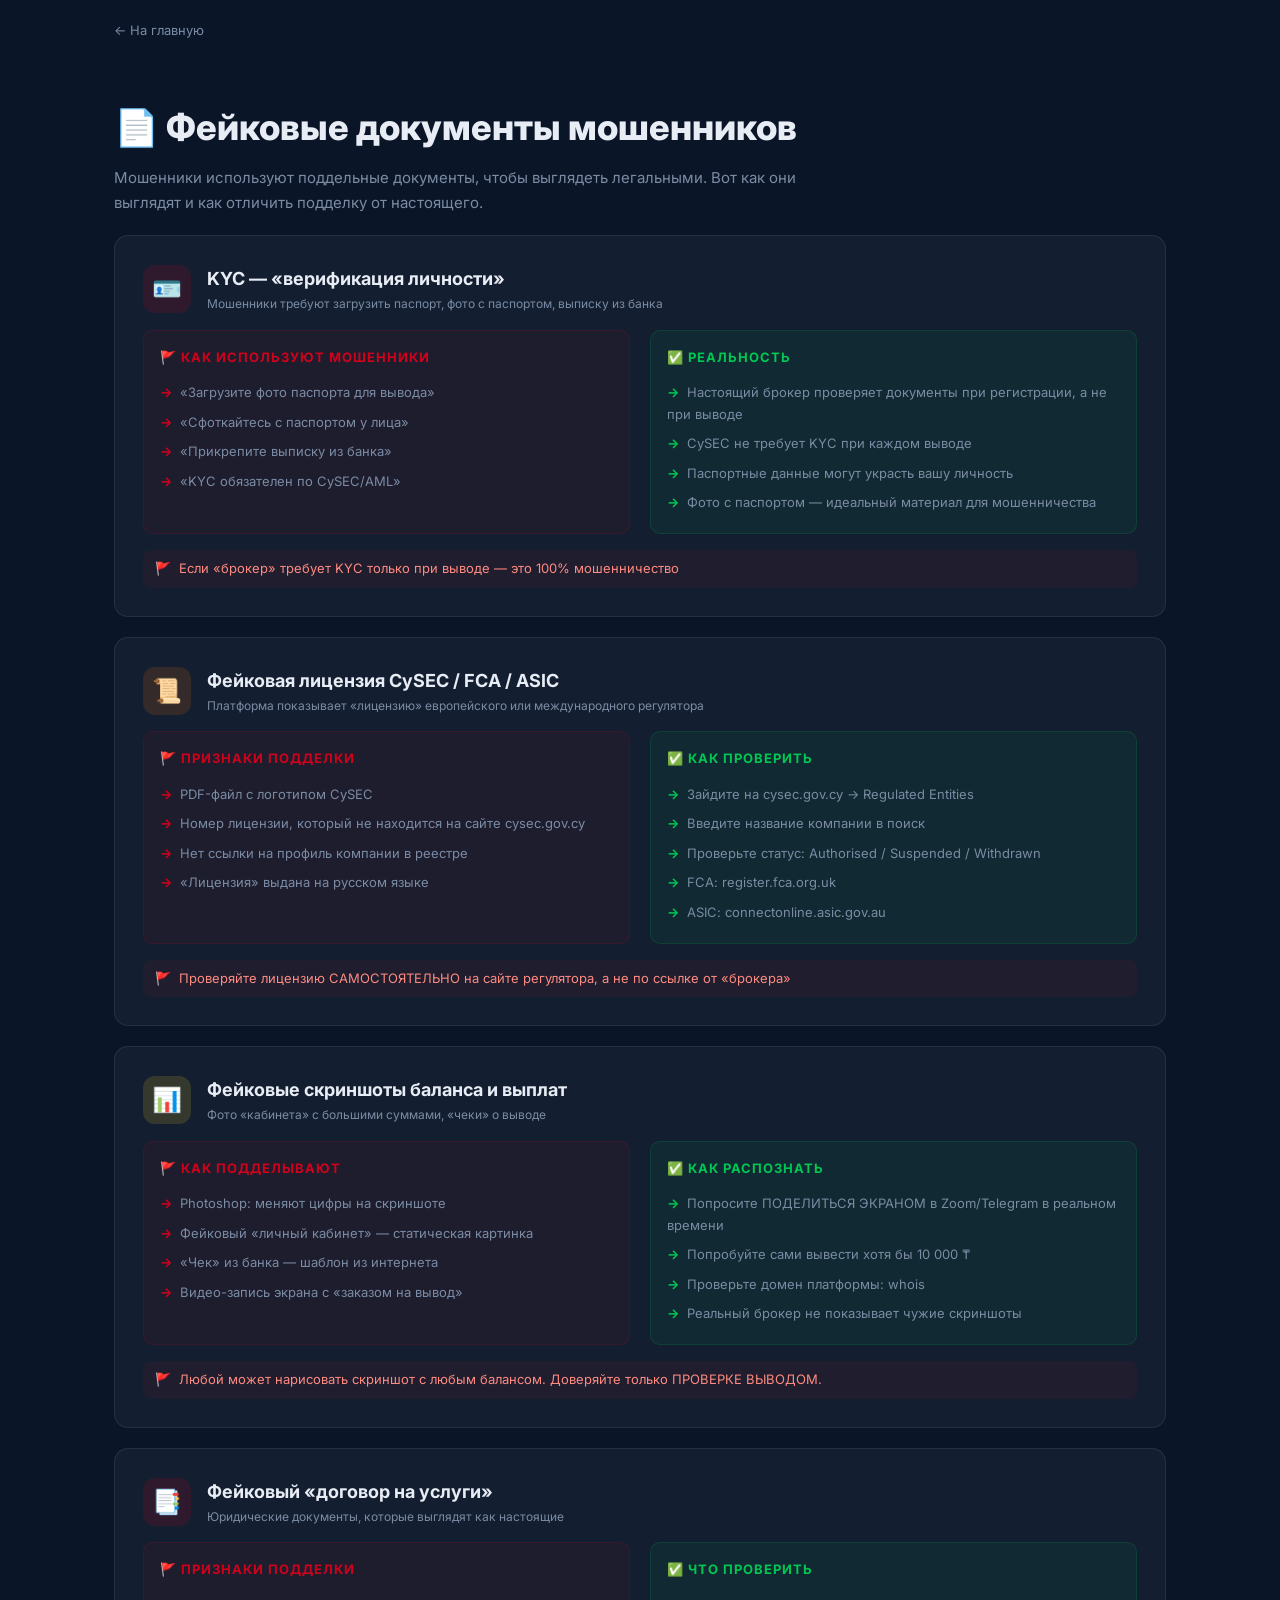
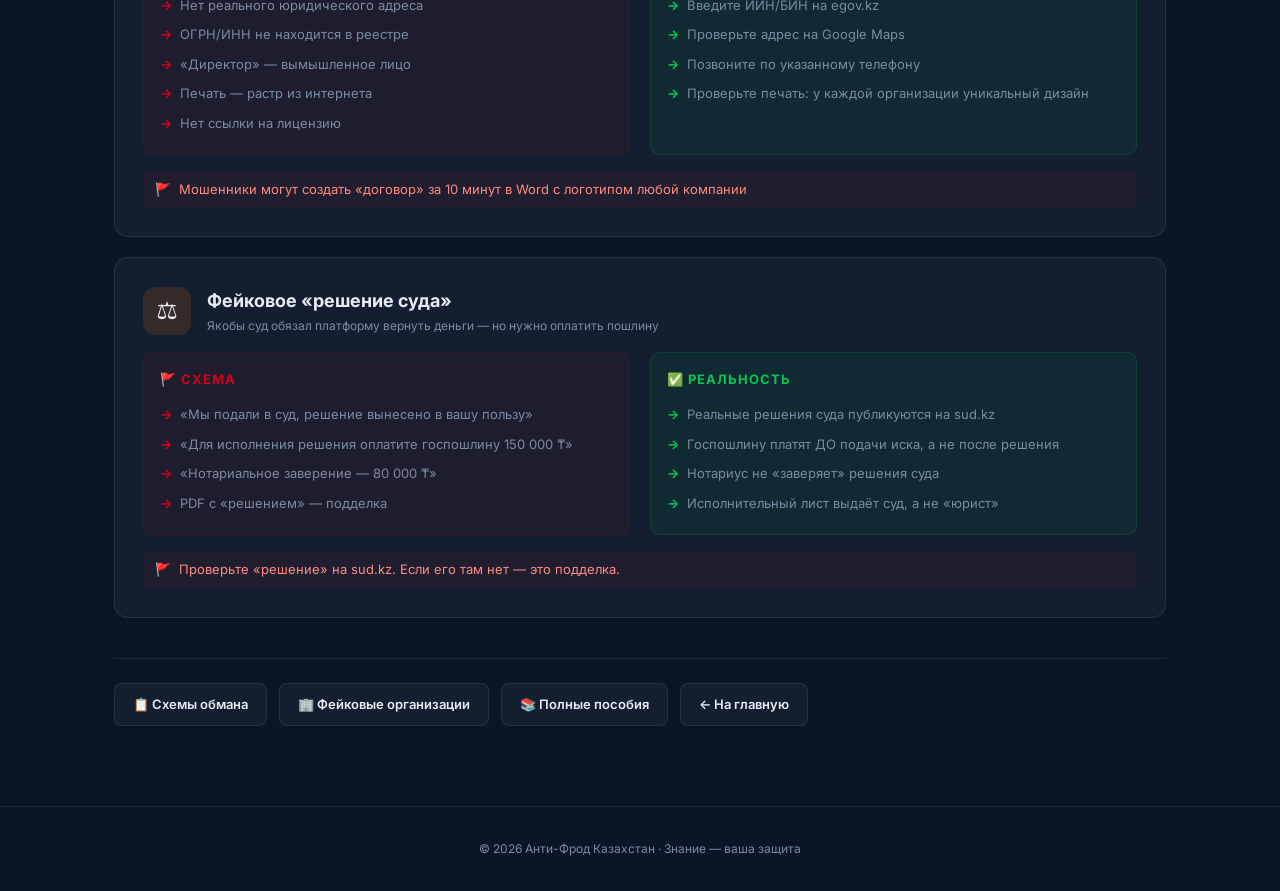
<file: documents/index.html>
<!DOCTYPE html>
<html lang="ru">
<head>
<meta charset="UTF-8">
<meta name="viewport" content="width=device-width, initial-scale=1.0">
<title>Фейковые документы — Анти-Фрод Казахстан</title>
<link href="https://fonts.googleapis.com/css2?family=Inter:wght@400;500;600;700;800&display=swap" rel="stylesheet">
<style>
:root{--red:#D0021B;--orange:#E86C00;--yellow:#F5C518;--dark:#0a1628;--card:rgba(255,255,255,0.04);--border:rgba(255,255,255,0.08);--text:#e8ecf4;--muted:#7a8ba3;--green:#00C853;--blue:#2979FF}
*{margin:0;padding:0;box-sizing:border-box}
body{font-family:'Inter',system-ui,sans-serif;background:var(--dark);color:var(--text);line-height:1.65;-webkit-font-smoothing:antialiased}
.top{padding:16px 24px;max-width:1100px;margin:0 auto}.top a{color:var(--muted);text-decoration:none;font-size:13px}.top a:hover{color:var(--text)}
.header{padding:40px 24px 20px;max-width:1100px;margin:0 auto}
.header h1{font-size:clamp(24px,4vw,36px);font-weight:800;margin-bottom:8px}
.header p{color:var(--muted);font-size:15px;max-width:700px}
.container{max-width:1100px;margin:0 auto;padding:0 24px 80px}

.doc-card{background:var(--card);border:1px solid var(--border);border-radius:14px;padding:28px;margin-bottom:20px;transition:all .3s;cursor:default}
.doc-card:hover{border-color:var(--red);box-shadow:0 8px 32px rgba(208,2,27,0.1)}
.doc-header{display:flex;align-items:center;gap:16px;margin-bottom:16px;flex-wrap:wrap}
.doc-icon{width:48px;height:48px;border-radius:12px;display:flex;align-items:center;justify-content:center;font-size:24px;flex-shrink:0}
.doc-icon--red{background:rgba(208,2,27,0.15)}
.doc-icon--orange{background:rgba(232,108,0,0.15)}
.doc-icon--yellow{background:rgba(245,197,24,0.15)}
.doc-title{font-size:18px;font-weight:700}
.doc-subtitle{font-size:12px;color:var(--muted)}

.two-col{display:grid;grid-template-columns:1fr 1fr;gap:20px;margin-bottom:16px}
@media(max-width:640px){.two-col{grid-template-columns:1fr}}
.col{padding:16px;border-radius:10px}
.col--fake{background:rgba(208,2,27,0.06);border:1px solid rgba(208,2,27,0.15)}
.col--real{background:rgba(0,200,83,0.06);border:1px solid rgba(0,200,83,0.15)}
.col h4{font-size:13px;font-weight:700;text-transform:uppercase;letter-spacing:1px;margin-bottom:10px}
.col--fake h4{color:var(--red)}
.col--real h4{color:var(--green)}
.col ul{list-style:none;padding:0}.col li{font-size:13px;padding:4px 0;color:var(--muted)}
.col li::before{content:'→';margin-right:8px;font-weight:700}
.col--fake li::before{color:var(--red)}
.col--real li::before{color:var(--green)}

.red-flag{display:flex;align-items:flex-start;gap:8px;padding:8px 12px;background:rgba(208,2,27,0.06);border-radius:8px;margin-top:8px;font-size:13px;color:#ff8a80}
.red-flag::before{content:'🚩';flex-shrink:0}

.footer-nav{display:flex;gap:12px;flex-wrap:wrap;margin-top:40px;padding-top:24px;border-top:1px solid var(--border)}
.footer-nav a{padding:10px 18px;background:var(--card);border:1px solid var(--border);border-radius:8px;color:var(--text);text-decoration:none;font-size:13px;font-weight:600}
.footer-nav a:hover{border-color:var(--orange)}
footer{text-align:center;padding:32px;border-top:1px solid var(--border);font-size:12px;color:var(--muted)}
</style>
</head>
<body>

<div class="top"><a href="../">← На главную</a></div>

<div class="header">
  <h1>📄 Фейковые документы мошенников</h1>
  <p>Мошенники используют поддельные документы, чтобы выглядеть легальными. Вот как они выглядят и как отличить подделку от настоящего.</p>
</div>

<div class="container">

  <!-- KYC / Верификация -->
  <div class="doc-card">
    <div class="doc-header">
      <div class="doc-icon doc-icon--red">🪪</div>
      <div><div class="doc-title">KYC — «верификация личности»</div><div class="doc-subtitle">Мошенники требуют загрузить паспорт, фото с паспортом, выписку из банка</div></div>
    </div>
    <div class="two-col">
      <div class="col col--fake"><h4>🚩 Как используют мошенники</h4><ul>
        <li>«Загрузите фото паспорта для вывода»</li>
        <li>«Сфоткайтесь с паспортом у лица»</li>
        <li>«Прикрепите выписку из банка»</li>
        <li>«KYC обязателен по CySEC/AML»</li>
      </ul></div>
      <div class="col col--real"><h4>✅ Реальность</h4><ul>
        <li>Настоящий брокер проверяет документы при регистрации, а не при выводе</li>
        <li>CySEC не требует KYC при каждом выводе</li>
        <li>Паспортные данные могут украсть вашу личность</li>
        <li>Фото с паспортом — идеальный материал для мошенничества</li>
      </ul></div>
    </div>
    <div class="red-flag">Если «брокер» требует KYC только при выводе — это 100% мошенничество</div>
  </div>

  <!-- Лицензия CySEC -->
  <div class="doc-card">
    <div class="doc-header">
      <div class="doc-icon doc-icon--orange">📜</div>
      <div><div class="doc-title">Фейковая лицензия CySEC / FCA / ASIC</div><div class="doc-subtitle">Платформа показывает «лицензию» европейского или международного регулятора</div></div>
    </div>
    <div class="two-col">
      <div class="col col--fake"><h4>🚩 Признаки подделки</h4><ul>
        <li>PDF-файл с логотипом CySEC</li>
        <li>Номер лицензии, который не находится на сайте cysec.gov.cy</li>
        <li>Нет ссылки на профиль компании в реестре</li>
        <li>«Лицензия» выдана на русском языке</li>
      </ul></div>
      <div class="col col--real"><h4>✅ Как проверить</h4><ul>
        <li>Зайдите на cysec.gov.cy → Regulated Entities</li>
        <li>Введите название компании в поиск</li>
        <li>Проверьте статус: Authorised / Suspended / Withdrawn</li>
        <li>FCA: register.fca.org.uk</li>
        <li>ASIC: connectonline.asic.gov.au</li>
      </ul></div>
    </div>
    <div class="red-flag">Проверяйте лицензию САМОСТОЯТЕЛЬНО на сайте регулятора, а не по ссылке от «брокера»</div>
  </div>

  <!-- Скриншоты баланса -->
  <div class="doc-card">
    <div class="doc-header">
      <div class="doc-icon doc-icon--yellow">📊</div>
      <div><div class="doc-title">Фейковые скриншоты баланса и выплат</div><div class="doc-subtitle">Фото «кабинета» с большими суммами, «чеки» о выводе</div></div>
    </div>
    <div class="two-col">
      <div class="col col--fake"><h4>🚩 Как подделывают</h4><ul>
        <li>Photoshop: меняют цифры на скриншоте</li>
        <li>Фейковый «личный кабинет» — статическая картинка</li>
        <li>«Чек» из банка — шаблон из интернета</li>
        <li>Видео-запись экрана с «заказом на вывод»</li>
      </ul></div>
      <div class="col col--real"><h4>✅ Как распознать</h4><ul>
        <li>Попросите ПОДЕЛИТЬСЯ ЭКРАНОМ в Zoom/Telegram в реальном времени</li>
        <li>Попробуйте сами вывести хотя бы 10 000 ₸</li>
        <li>Проверьте домен платформы: whois</li>
        <li>Реальный брокер не показывает чужие скриншоты</li>
      </ul></div>
    </div>
    <div class="red-flag">Любой может нарисовать скриншот с любым балансом. Доверяйте только ПРОВЕРКЕ ВЫВОДОМ.</div>
  </div>

  <!-- Договор -->
  <div class="doc-card">
    <div class="doc-header">
      <div class="doc-icon doc-icon--red">📑</div>
      <div><div class="doc-title">Фейковый «договор на услуги»</div><div class="doc-subtitle">Юридические документы, которые выглядят как настоящие</div></div>
    </div>
    <div class="two-col">
      <div class="col col--fake"><h4>🚩 Признаки подделки</h4><ul>
        <li>Нет реального юридического адреса</li>
        <li>ОГРН/ИНН не находится в реестре</li>
        <li>«Директор» — вымышленное лицо</li>
        <li>Печать — растр из интернета</li>
        <li>Нет ссылки на лицензию</li>
      </ul></div>
      <div class="col col--real"><h4>✅ Что проверить</h4><ul>
        <li>Введите ИИН/БИН на egov.kz</li>
        <li>Проверьте адрес на Google Maps</li>
        <li>Позвоните по указанному телефону</li>
        <li>Проверьте печать: у каждой организации уникальный дизайн</li>
      </ul></div>
    </div>
    <div class="red-flag">Мошенники могут создать «договор» за 10 минут в Word с логотипом любой компании</div>
  </div>

  <!-- Решение суда -->
  <div class="doc-card">
    <div class="doc-header">
      <div class="doc-icon doc-icon--orange">⚖️</div>
      <div><div class="doc-title">Фейковое «решение суда»</div><div class="doc-subtitle">Якобы суд обязал платформу вернуть деньги — но нужно оплатить пошлину</div></div>
    </div>
    <div class="two-col">
      <div class="col col--fake"><h4>🚩 Схема</h4><ul>
        <li>«Мы подали в суд, решение вынесено в вашу пользу»</li>
        <li>«Для исполнения решения оплатите госпошлину 150 000 ₸»</li>
        <li>«Нотариальное заверение — 80 000 ₸»</li>
        <li>PDF с «решением» — подделка</li>
      </ul></div>
      <div class="col col--real"><h4>✅ Реальность</h4><ul>
        <li>Реальные решения суда публикуются на sud.kz</li>
        <li>Госпошлину платят ДО подачи иска, а не после решения</li>
        <li>Нотариус не «заверяет» решения суда</li>
        <li>Исполнительный лист выдаёт суд, а не «юрист»</li>
      </ul></div>
    </div>
    <div class="red-flag">Проверьте «решение» на sud.kz. Если его там нет — это подделка.</div>
  </div>

  <div class="footer-nav">
    <a href="../schemes/">📋 Схемы обмана</a>
    <a href="../organizations/">🏢 Фейковые организации</a>
    <a href="../guides/">📚 Полные пособия</a>
    <a href="../">← На главную</a>
  </div>

</div>

<footer><p>© 2026 Анти-Фрод Казахстан · Знание — ваша защита</p></footer>

</body>
</html>
</file>
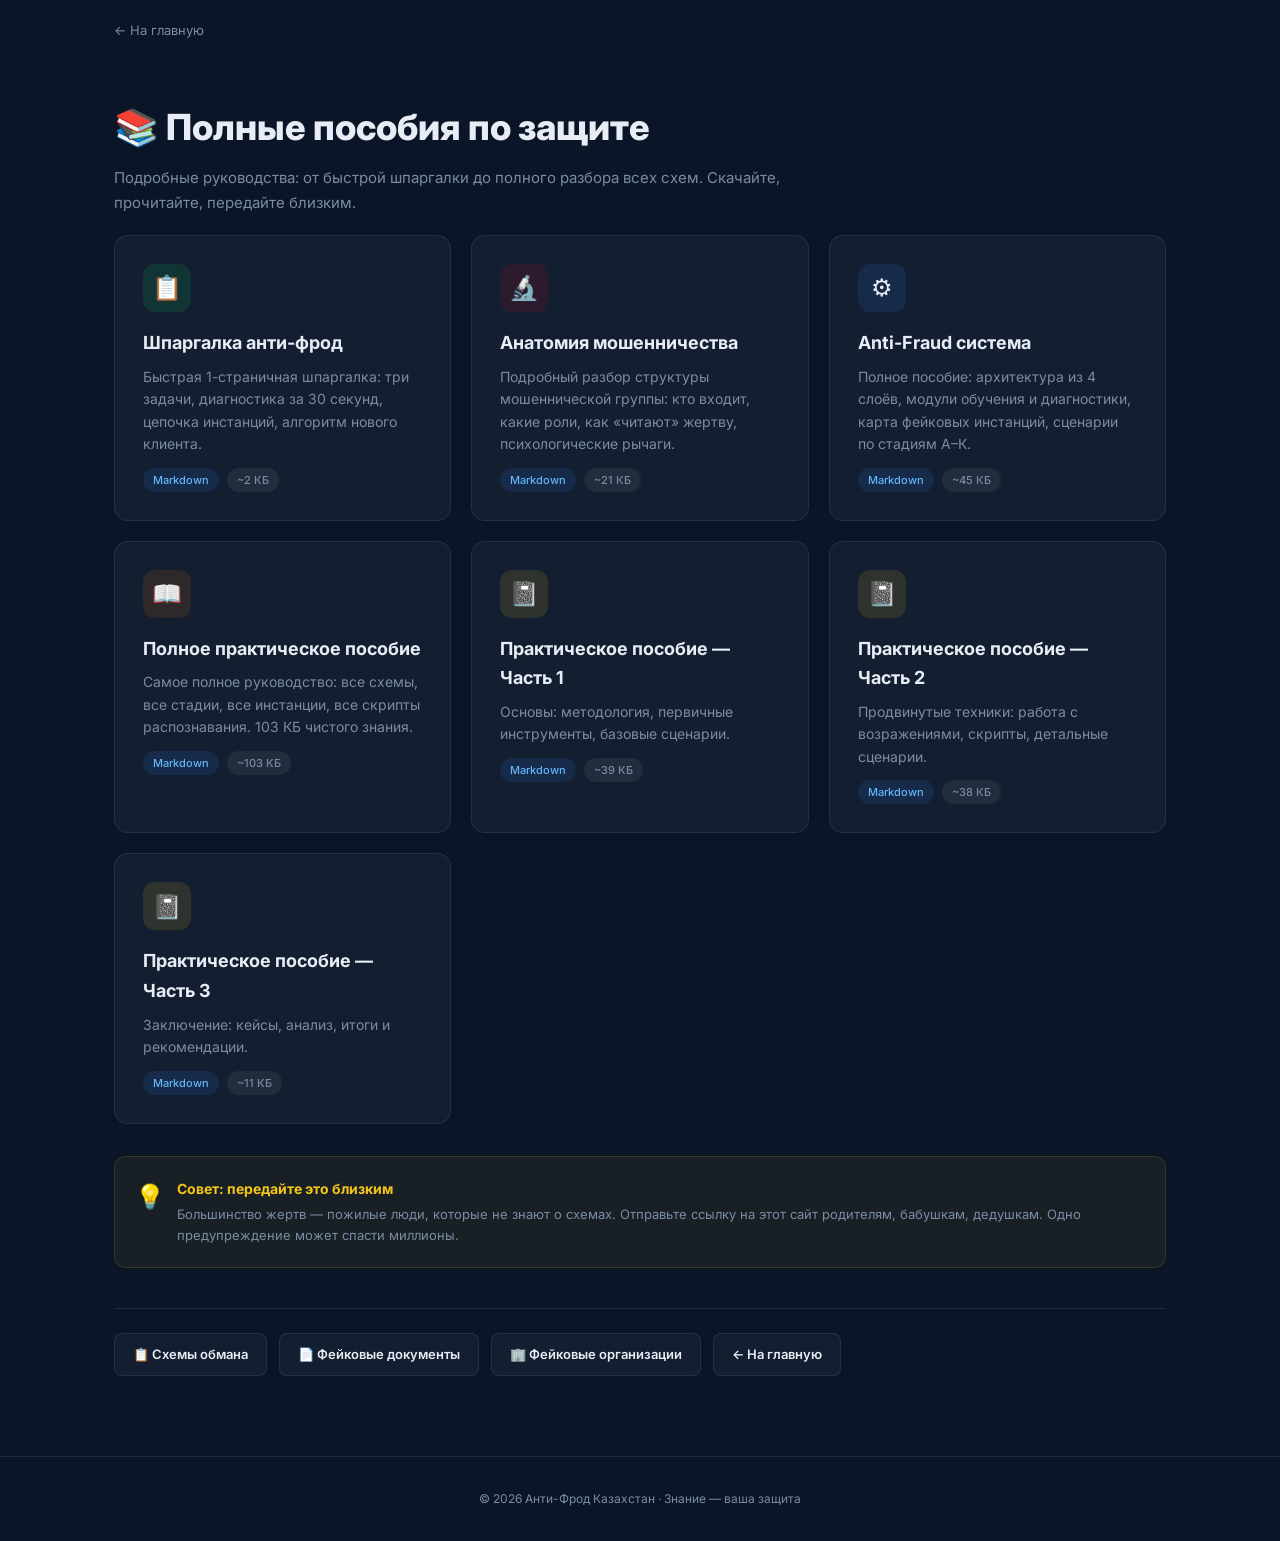
<file: guides/index.html>
<!DOCTYPE html>
<html lang="ru">
<head>
<meta charset="UTF-8">
<meta name="viewport" content="width=device-width, initial-scale=1.0">
<title>Полные пособия — Анти-Фрод Казахстан</title>
<link href="https://fonts.googleapis.com/css2?family=Inter:wght@400;500;600;700;800&display=swap" rel="stylesheet">
<style>
:root{--red:#D0021B;--orange:#E86C00;--yellow:#F5C518;--dark:#0a1628;--card:rgba(255,255,255,0.04);--border:rgba(255,255,255,0.08);--text:#e8ecf4;--muted:#7a8ba3;--green:#00C853}
*{margin:0;padding:0;box-sizing:border-box}
body{font-family:'Inter',system-ui,sans-serif;background:var(--dark);color:var(--text);line-height:1.65;-webkit-font-smoothing:antialiased}
.top{padding:16px 24px;max-width:1100px;margin:0 auto}.top a{color:var(--muted);text-decoration:none;font-size:13px}.top a:hover{color:var(--text)}
.header{padding:40px 24px 20px;max-width:1100px;margin:0 auto}
.header h1{font-size:clamp(24px,4vw,36px);font-weight:800;margin-bottom:8px}
.header p{color:var(--muted);font-size:15px;max-width:700px}
.container{max-width:1100px;margin:0 auto;padding:0 24px 80px}

.guide-grid{display:grid;grid-template-columns:repeat(auto-fit,minmax(300px,1fr));gap:20px}
.guide-card{background:var(--card);border:1px solid var(--border);border-radius:14px;padding:28px;text-decoration:none;color:var(--text);transition:all .3s;display:block}
.guide-card:hover{border-color:var(--orange);transform:translateY(-3px);box-shadow:0 12px 40px rgba(232,108,0,0.12)}
.guide-icon{width:48px;height:48px;border-radius:12px;display:flex;align-items:center;justify-content:center;font-size:24px;margin-bottom:16px}
.guide-card h3{font-size:18px;font-weight:700;margin-bottom:8px}
.guide-card p{font-size:14px;color:var(--muted);line-height:1.6;margin-bottom:12px}
.guide-meta{display:flex;gap:8px;align-items:center;flex-wrap:wrap}
.badge{font-size:11px;padding:3px 10px;border-radius:20px;font-weight:500}
.badge--html{background:rgba(0,200,83,0.12);color:var(--green)}
.badge--md{background:rgba(41,121,255,0.12);color:#64b5f6}
.badge--size{background:rgba(255,255,255,0.06);color:var(--muted)}

.tip-box{background:rgba(245,197,24,0.06);border:1px solid rgba(245,197,24,0.15);border-radius:12px;padding:20px;margin-top:32px;display:flex;gap:12px;align-items:flex-start}
.tip-box .icon{font-size:24px;flex-shrink:0}
.tip-box h4{font-size:14px;font-weight:700;color:var(--yellow);margin-bottom:4px}
.tip-box p{font-size:13px;color:var(--muted)}

.footer-nav{display:flex;gap:12px;flex-wrap:wrap;margin-top:40px;padding-top:24px;border-top:1px solid var(--border)}
.footer-nav a{padding:10px 18px;background:var(--card);border:1px solid var(--border);border-radius:8px;color:var(--text);text-decoration:none;font-size:13px;font-weight:600}
.footer-nav a:hover{border-color:var(--orange)}
footer{text-align:center;padding:32px;border-top:1px solid var(--border);font-size:12px;color:var(--muted)}
</style>
</head>
<body>

<div class="top"><a href="../">← На главную</a></div>

<div class="header">
  <h1>📚 Полные пособия по защите</h1>
  <p>Подробные руководства: от быстрой шпаргалки до полного разбора всех схем. Скачайте, прочитайте, передайте близким.</p>
</div>

<div class="container">

<div class="guide-grid">

  <a href="ANTI-FRAUD-CHEATSHEET.md" class="guide-card">
    <div class="guide-icon" style="background:rgba(0,200,83,0.12)">📋</div>
    <h3>Шпаргалка анти-фрод</h3>
    <p>Быстрая 1-страничная шпаргалка: три задачи, диагностика за 30 секунд, цепочка инстанций, алгоритм нового клиента.</p>
    <div class="guide-meta">
      <span class="badge badge--md">Markdown</span>
      <span class="badge badge--size">~2 КБ</span>
    </div>
  </a>

  <a href="SCAM-ANATOMY-DEFENDER.md" class="guide-card">
    <div class="guide-icon" style="background:rgba(208,2,27,0.12)">🔬</div>
    <h3>Анатомия мошенничества</h3>
    <p>Подробный разбор структуры мошеннической группы: кто входит, какие роли, как «читают» жертву, психологические рычаги.</p>
    <div class="guide-meta">
      <span class="badge badge--md">Markdown</span>
      <span class="badge badge--size">~21 КБ</span>
    </div>
  </a>

  <a href="ANTI-FRAUD-SYSTEM.md" class="guide-card">
    <div class="guide-icon" style="background:rgba(41,121,255,0.12)">⚙️</div>
    <h3>Anti-Fraud система</h3>
    <p>Полное пособие: архитектура из 4 слоёв, модули обучения и диагностики, карта фейковых инстанций, сценарии по стадиям А–К.</p>
    <div class="guide-meta">
      <span class="badge badge--md">Markdown</span>
      <span class="badge badge--size">~45 КБ</span>
    </div>
  </a>

  <a href="ANTI-FRAUD-POLNOE-POSOBIE.md" class="guide-card">
    <div class="guide-icon" style="background:rgba(232,108,0,0.12)">📖</div>
    <h3>Полное практическое пособие</h3>
    <p>Самое полное руководство: все схемы, все стадии, все инстанции, все скрипты распознавания. 103 КБ чистого знания.</p>
    <div class="guide-meta">
      <span class="badge badge--md">Markdown</span>
      <span class="badge badge--size">~103 КБ</span>
    </div>
  </a>

  <a href="ПОЛНОЕ_ПРАКТИЧЕСКОЕ_ПОСОБИЕ.md" class="guide-card">
    <div class="guide-icon" style="background:rgba(245,197,24,0.12)">📓</div>
    <h3>Практическое пособие — Часть 1</h3>
    <p>Основы: методология, первичные инструменты, базовые сценарии.</p>
    <div class="guide-meta">
      <span class="badge badge--md">Markdown</span>
      <span class="badge badge--size">~39 КБ</span>
    </div>
  </a>

  <a href="ПОЛНОЕ_ПРАКТИЧЕСКОЕ_ПОСОБИЕ_ЧАСТЬ_2.md" class="guide-card">
    <div class="guide-icon" style="background:rgba(245,197,24,0.12)">📓</div>
    <h3>Практическое пособие — Часть 2</h3>
    <p>Продвинутые техники: работа с возражениями, скрипты, детальные сценарии.</p>
    <div class="guide-meta">
      <span class="badge badge--md">Markdown</span>
      <span class="badge badge--size">~38 КБ</span>
    </div>
  </a>

  <a href="ПОЛНОЕ_ПРАКТИЧЕСКОЕ_ПОСОБИЕ_ЧАСТЬ_3.md" class="guide-card">
    <div class="guide-icon" style="background:rgba(245,197,24,0.12)">📓</div>
    <h3>Практическое пособие — Часть 3</h3>
    <p>Заключение: кейсы, анализ, итоги и рекомендации.</p>
    <div class="guide-meta">
      <span class="badge badge--md">Markdown</span>
      <span class="badge badge--size">~11 КБ</span>
    </div>
  </a>

</div>

<div class="tip-box">
  <div class="icon">💡</div>
  <div>
    <h4>Совет: передайте это близким</h4>
    <p>Большинство жертв — пожилые люди, которые не знают о схемах. Отправьте ссылку на этот сайт родителям, бабушкам, дедушкам. Одно предупреждение может спасти миллионы.</p>
  </div>
</div>

<div class="footer-nav">
  <a href="../schemes/">📋 Схемы обмана</a>
  <a href="../documents/">📄 Фейковые документы</a>
  <a href="../organizations/">🏢 Фейковые организации</a>
  <a href="../">← На главную</a>
</div>

</div>

<footer><p>© 2026 Анти-Фрод Казахстан · Знание — ваша защита</p></footer>

</body>
</html>
</file>
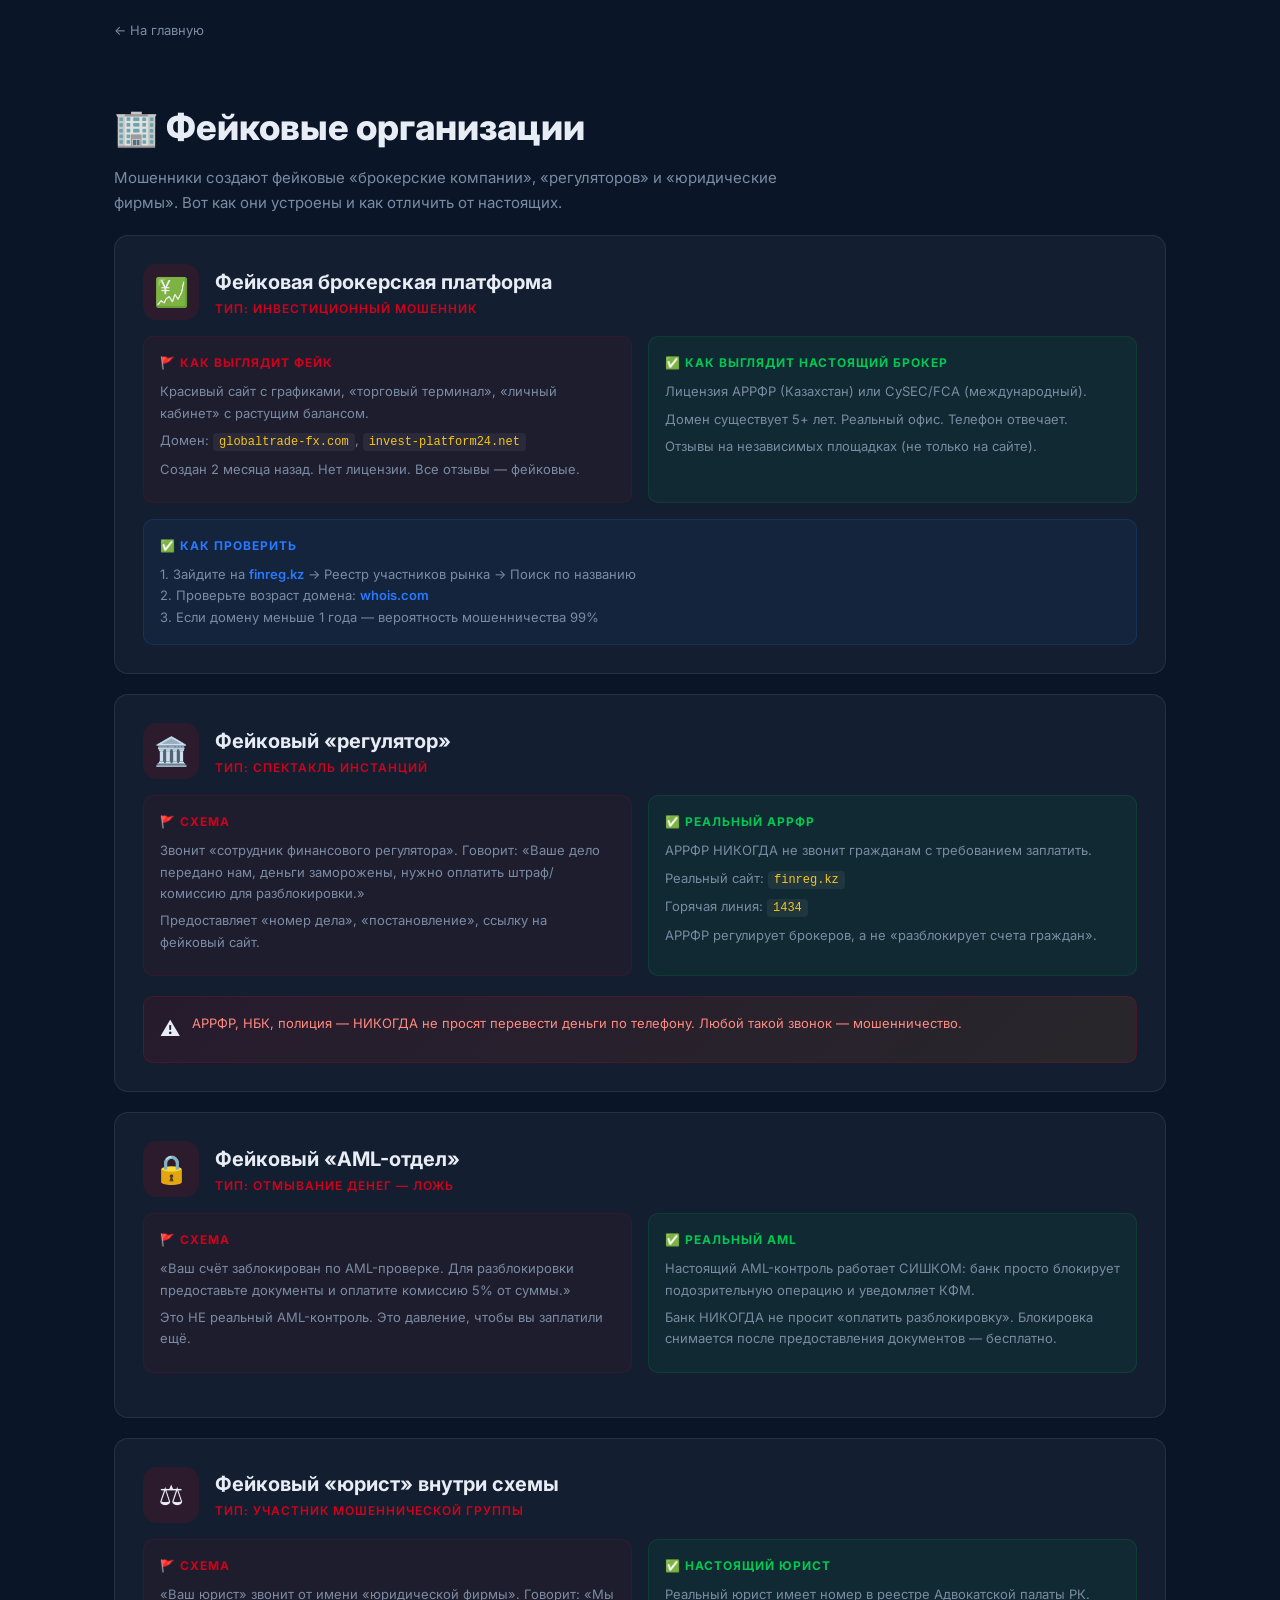
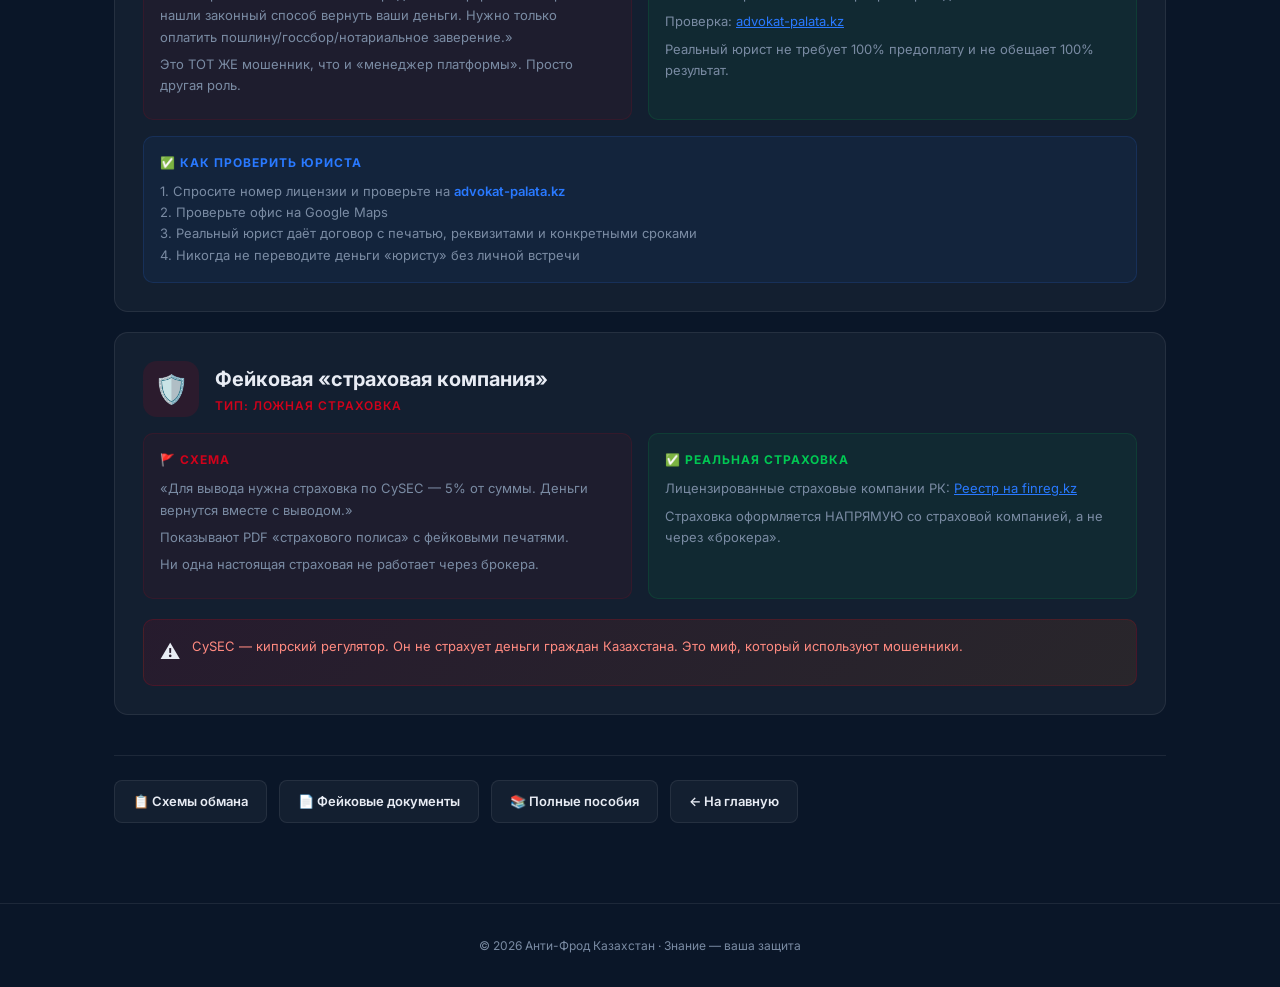
<file: organizations/index.html>
<!DOCTYPE html>
<html lang="ru">
<head>
<meta charset="UTF-8">
<meta name="viewport" content="width=device-width, initial-scale=1.0">
<title>Фейковые организации — Анти-Фрод Казахстан</title>
<link href="https://fonts.googleapis.com/css2?family=Inter:wght@400;500;600;700;800&display=swap" rel="stylesheet">
<style>
:root{--red:#D0021B;--orange:#E86C00;--yellow:#F5C518;--dark:#0a1628;--card:rgba(255,255,255,0.04);--border:rgba(255,255,255,0.08);--text:#e8ecf4;--muted:#7a8ba3;--green:#00C853;--blue:#2979FF}
*{margin:0;padding:0;box-sizing:border-box}
body{font-family:'Inter',system-ui,sans-serif;background:var(--dark);color:var(--text);line-height:1.65;-webkit-font-smoothing:antialiased}
.top{padding:16px 24px;max-width:1100px;margin:0 auto}.top a{color:var(--muted);text-decoration:none;font-size:13px}.top a:hover{color:var(--text)}
.header{padding:40px 24px 20px;max-width:1100px;margin:0 auto}
.header h1{font-size:clamp(24px,4vw,36px);font-weight:800;margin-bottom:8px}
.header p{color:var(--muted);font-size:15px;max-width:700px}
.container{max-width:1100px;margin:0 auto;padding:0 24px 80px}

.org-card{background:var(--card);border:1px solid var(--border);border-radius:14px;padding:28px;margin-bottom:20px;transition:all .3s}
.org-card:hover{border-color:var(--red);box-shadow:0 8px 32px rgba(208,2,27,0.1)}
.org-header{display:flex;align-items:center;gap:16px;margin-bottom:16px}
.org-avatar{width:56px;height:56px;border-radius:14px;display:flex;align-items:center;justify-content:center;font-size:28px;flex-shrink:0;background:rgba(208,2,27,0.12)}
.org-title{font-size:20px;font-weight:700}
.org-type{font-size:12px;color:var(--red);font-weight:600;text-transform:uppercase;letter-spacing:1px}

.org-grid{display:grid;grid-template-columns:1fr 1fr;gap:16px;margin-bottom:16px}
@media(max-width:640px){.org-grid{grid-template-columns:1fr}}
.org-block{padding:16px;border-radius:10px}
.org-block--bad{background:rgba(208,2,27,0.06);border:1px solid rgba(208,2,27,0.12)}
.org-block--good{background:rgba(0,200,83,0.06);border:1px solid rgba(0,200,83,0.12)}
.org-block h4{font-size:12px;font-weight:700;text-transform:uppercase;letter-spacing:1px;margin-bottom:8px}
.org-block--bad h4{color:var(--red)}
.org-block--good h4{color:var(--green)}
.org-block p{font-size:13px;color:var(--muted);margin-bottom:6px}
.org-block code{background:rgba(255,255,255,0.06);padding:2px 6px;border-radius:4px;font-size:12px;color:var(--yellow)}

.check-method{background:rgba(41,121,255,0.06);border:1px solid rgba(41,121,255,0.15);border-radius:10px;padding:16px;margin-top:12px}
.check-method h4{color:var(--blue);font-size:12px;font-weight:700;text-transform:uppercase;letter-spacing:1px;margin-bottom:8px}
.check-method p{font-size:13px;color:var(--muted)}
.check-method a{color:var(--blue);text-decoration:none;font-weight:600}
.check-method a:hover{text-decoration:underline}

.warning-strip{background:linear-gradient(135deg,rgba(208,2,27,0.1),rgba(232,108,0,0.1));border:1px solid rgba(208,2,27,0.2);border-radius:10px;padding:16px;margin-top:20px;display:flex;gap:12px;align-items:flex-start}
.warning-strip .icon{font-size:20px;flex-shrink:0}
.warning-strip p{font-size:13px;color:#ff8a80}

.footer-nav{display:flex;gap:12px;flex-wrap:wrap;margin-top:40px;padding-top:24px;border-top:1px solid var(--border)}
.footer-nav a{padding:10px 18px;background:var(--card);border:1px solid var(--border);border-radius:8px;color:var(--text);text-decoration:none;font-size:13px;font-weight:600}
.footer-nav a:hover{border-color:var(--orange)}
footer{text-align:center;padding:32px;border-top:1px solid var(--border);font-size:12px;color:var(--muted)}
</style>
</head>
<body>

<div class="top"><a href="../">← На главную</a></div>

<div class="header">
  <h1>🏢 Фейковые организации</h1>
  <p>Мошенники создают фейковые «брокерские компании», «регуляторов» и «юридические фирмы». Вот как они устроены и как отличить от настоящих.</p>
</div>

<div class="container">

  <!-- 1. Фейковая брокерская платформа -->
  <div class="org-card">
    <div class="org-header">
      <div class="org-avatar">💹</div>
      <div><div class="org-title">Фейковая брокерская платформа</div><div class="org-type">Тип: Инвестиционный мошенник</div></div>
    </div>
    <div class="org-grid">
      <div class="org-block org-block--bad"><h4>🚩 Как выглядит фейк</h4>
        <p>Красивый сайт с графиками, «торговый терминал», «личный кабинет» с растущим балансом.</p>
        <p>Домен: <code>globaltrade-fx.com</code>, <code>invest-platform24.net</code></p>
        <p>Создан 2 месяца назад. Нет лицензии. Все отзывы — фейковые.</p>
      </div>
      <div class="org-block org-block--good"><h4>✅ Как выглядит настоящий брокер</h4>
        <p>Лицензия АРРФР (Казахстан) или CySEC/FCA (международный).</p>
        <p>Домен существует 5+ лет. Реальный офис. Телефон отвечает.</p>
        <p>Отзывы на независимых площадках (не только на сайте).</p>
      </div>
    </div>
    <div class="check-method">
      <h4>✅ Как проверить</h4>
      <p>1. Зайдите на <a href="https://www.finreg.kz" target="_blank">finreg.kz</a> → Реестр участников рынка → Поиск по названию<br>
      2. Проверьте возраст домена: <a href="https://www.whois.com" target="_blank">whois.com</a><br>
      3. Если домену меньше 1 года — вероятность мошенничества 99%</p>
    </div>
  </div>

  <!-- 2. Фейковый регулятор -->
  <div class="org-card">
    <div class="org-header">
      <div class="org-avatar">🏛️</div>
      <div><div class="org-title">Фейковый «регулятор»</div><div class="org-type">Тип: Спектакль инстанций</div></div>
    </div>
    <div class="org-grid">
      <div class="org-block org-block--bad"><h4>🚩 Схема</h4>
        <p>Звонит «сотрудник финансового регулятора». Говорит: «Ваше дело передано нам, деньги заморожены, нужно оплатить штраф/комиссию для разблокировки.»</p>
        <p>Предоставляет «номер дела», «постановление», ссылку на фейковый сайт.</p>
      </div>
      <div class="org-block org-block--good"><h4>✅ Реальный АРРФР</h4>
        <p>АРРФР НИКОГДА не звонит гражданам с требованием заплатить.</p>
        <p>Реальный сайт: <code>finreg.kz</code></p>
        <p>Горячая линия: <code>1434</code></p>
        <p>АРРФР регулирует брокеров, а не «разблокирует счета граждан».</p>
      </div>
    </div>
    <div class="warning-strip">
      <div class="icon">⚠️</div>
      <p>АРРФР, НБК, полиция — НИКОГДА не просят перевести деньги по телефону. Любой такой звонок — мошенничество.</p>
    </div>
  </div>

  <!-- 3. Фейковый AML-отдел -->
  <div class="org-card">
    <div class="org-header">
      <div class="org-avatar">🔒</div>
      <div><div class="org-title">Фейковый «AML-отдел»</div><div class="org-type">Тип: Отмывание денег — ложь</div></div>
    </div>
    <div class="org-grid">
      <div class="org-block org-block--bad"><h4>🚩 Схема</h4>
        <p>«Ваш счёт заблокирован по AML-проверке. Для разблокировки предоставьте документы и оплатите комиссию 5% от суммы.»</p>
        <p>Это НЕ реальный AML-контроль. Это давление, чтобы вы заплатили ещё.</p>
      </div>
      <div class="org-block org-block--good"><h4>✅ Реальный AML</h4>
        <p>Настоящий AML-контроль работает СИШКОМ: банк просто блокирует подозрительную операцию и уведомляет КФМ.</p>
        <p>Банк НИКОГДА не просит «оплатить разблокировку». Блокировка снимается после предоставления документов — бесплатно.</p>
      </div>
    </div>
  </div>

  <!-- 4. Фейковый юрист -->
  <div class="org-card">
    <div class="org-header">
      <div class="org-avatar">⚖️</div>
      <div><div class="org-title">Фейковый «юрист» внутри схемы</div><div class="org-type">Тип: Участник мошеннической группы</div></div>
    </div>
    <div class="org-grid">
      <div class="org-block org-block--bad"><h4>🚩 Схема</h4>
        <p>«Ваш юрист» звонит от имени «юридической фирмы». Говорит: «Мы нашли законный способ вернуть ваши деньги. Нужно только оплатить пошлину/госсбор/нотариальное заверение.»</p>
        <p>Это ТОТ ЖЕ мошенник, что и «менеджер платформы». Просто другая роль.</p>
      </div>
      <div class="org-block org-block--good"><h4>✅ Настоящий юрист</h4>
        <p>Реальный юрист имеет номер в реестре Адвокатской палаты РК.</p>
        <p>Проверка: <a href="https://advokat-palata.kz" target="_blank" style="color:var(--blue)">advokat-palata.kz</a></p>
        <p>Реальный юрист не требует 100% предоплату и не обещает 100% результат.</p>
      </div>
    </div>
    <div class="check-method">
      <h4>✅ Как проверить юриста</h4>
      <p>1. Спросите номер лицензии и проверьте на <a href="https://advokat-palata.kz" target="_blank">advokat-palata.kz</a><br>
      2. Проверьте офис на Google Maps<br>
      3. Реальный юрист даёт договор с печатью, реквизитами и конкретными сроками<br>
      4. Никогда не переводите деньги «юристу» без личной встречи</p>
    </div>
  </div>

  <!-- 5. Фейковая страховая -->
  <div class="org-card">
    <div class="org-header">
      <div class="org-avatar">🛡️</div>
      <div><div class="org-title">Фейковая «страховая компания»</div><div class="org-type">Тип: Ложная страховка</div></div>
    </div>
    <div class="org-grid">
      <div class="org-block org-block--bad"><h4>🚩 Схема</h4>
        <p>«Для вывода нужна страховка по CySEC — 5% от суммы. Деньги вернутся вместе с выводом.»</p>
        <p>Показывают PDF «страхового полиса» с фейковыми печатями.</p>
        <p>Ни одна настоящая страховая не работает через брокера.</p>
      </div>
      <div class="org-block org-block--good"><h4>✅ Реальная страховка</h4>
        <p>Лицензированные страховые компании РК: <a href="https://www.finreg.kz" target="_blank" style="color:var(--blue)">Реестр на finreg.kz</a></p>
        <p>Страховка оформляется НАПРЯМУЮ со страховой компанией, а не через «брокера».</p>
      </div>
    </div>
    <div class="warning-strip">
      <div class="icon">⚠️</div>
      <p>CySEC — кипрский регулятор. Он не страхует деньги граждан Казахстана. Это миф, который используют мошенники.</p>
    </div>
  </div>

  <div class="footer-nav">
    <a href="../schemes/">📋 Схемы обмана</a>
    <a href="../documents/">📄 Фейковые документы</a>
    <a href="../guides/">📚 Полные пособия</a>
    <a href="../">← На главную</a>
  </div>

</div>

<footer><p>© 2026 Анти-Фрод Казахстан · Знание — ваша защита</p></footer>

</body>
</html>
</file>
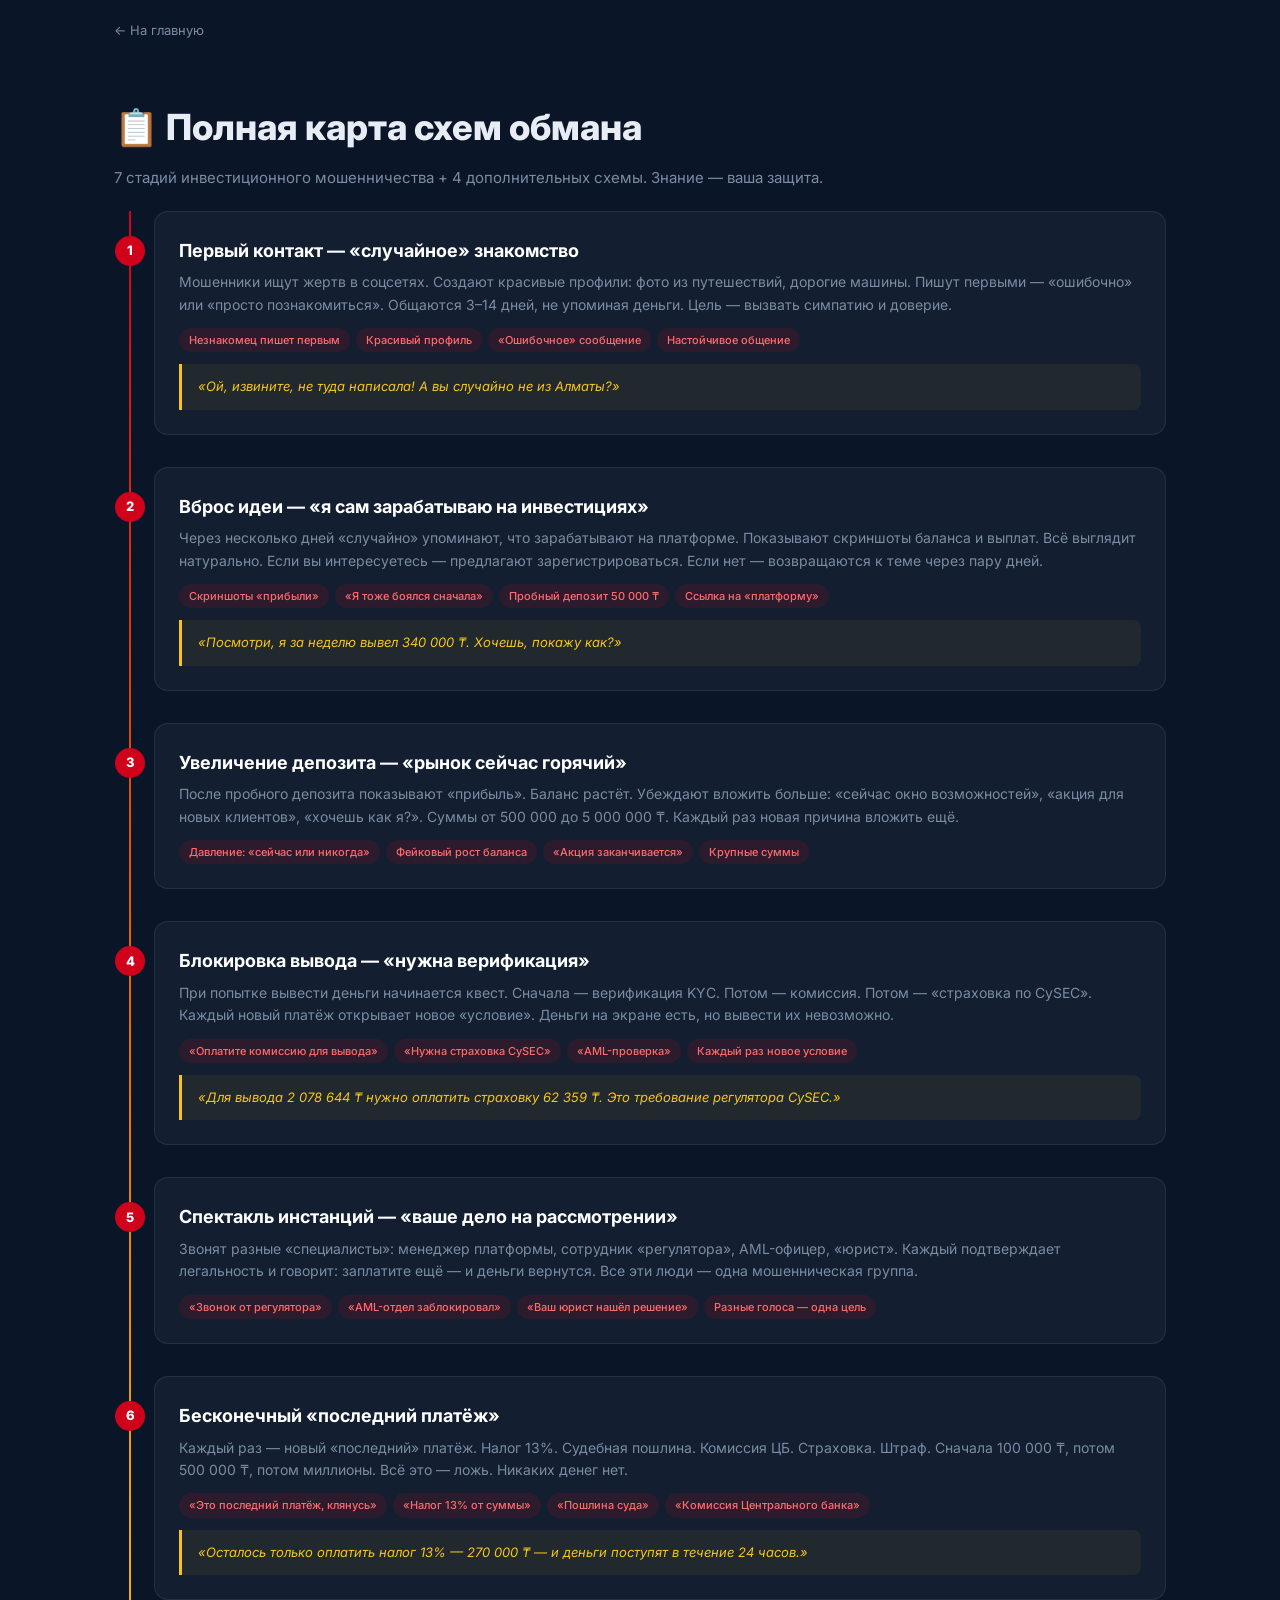
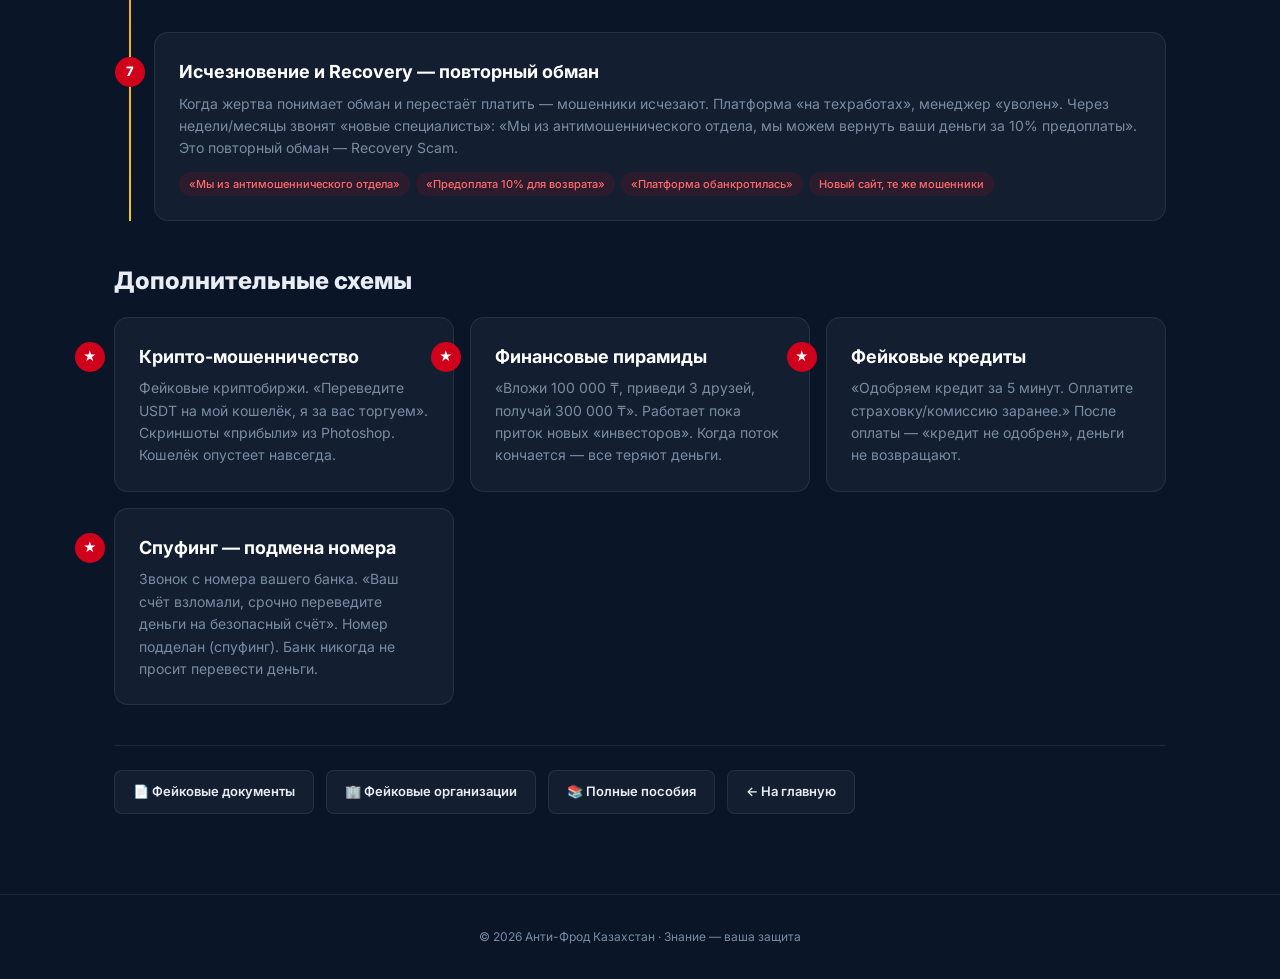
<file: schemes/index.html>
<!DOCTYPE html>
<html lang="ru">
<head>
<meta charset="UTF-8">
<meta name="viewport" content="width=device-width, initial-scale=1.0">
<title>Схемы обмана — Анти-Фрод Казахстан</title>
<link href="https://fonts.googleapis.com/css2?family=Inter:wght@400;500;600;700;800&display=swap" rel="stylesheet">
<style>
:root{--red:#D0021B;--orange:#E86C00;--yellow:#F5C518;--dark:#0a1628;--card:rgba(255,255,255,0.04);--border:rgba(255,255,255,0.08);--text:#e8ecf4;--muted:#7a8ba3;--green:#00C853}
*{margin:0;padding:0;box-sizing:border-box}
body{font-family:'Inter',system-ui,sans-serif;background:var(--dark);color:var(--text);line-height:1.65;-webkit-font-smoothing:antialiased}
.top{padding:16px 24px;max-width:1100px;margin:0 auto}
.top a{color:var(--muted);text-decoration:none;font-size:13px}
.top a:hover{color:var(--text)}
.header{padding:40px 24px 20px;max-width:1100px;margin:0 auto}
.header h1{font-size:clamp(24px,4vw,36px);font-weight:800;margin-bottom:8px}
.header p{color:var(--muted);font-size:15px}
.container{max-width:1100px;margin:0 auto;padding:0 24px 80px}

.timeline{position:relative;padding-left:40px}
.timeline::before{content:'';position:absolute;left:15px;top:0;bottom:0;width:2px;background:linear-gradient(to bottom,var(--red),var(--orange),var(--yellow))}
.step{position:relative;margin-bottom:32px;background:var(--card);border:1px solid var(--border);border-radius:14px;padding:24px;transition:all .3s}
.step:hover{border-color:var(--red);box-shadow:0 8px 32px rgba(208,2,27,0.1)}
.step::before{content:attr(data-num);position:absolute;left:-40px;top:24px;width:30px;height:30px;border-radius:50%;background:var(--red);color:#fff;font-weight:800;font-size:13px;display:flex;align-items:center;justify-content:center}
.step h3{font-size:18px;font-weight:700;margin-bottom:6px;color:#fff}
.step p{font-size:14px;color:var(--muted);line-height:1.6}
.step .signs{margin-top:12px;display:flex;gap:6px;flex-wrap:wrap}
.sign{font-size:11px;padding:3px 10px;border-radius:20px;background:rgba(208,2,27,0.12);color:#ff6b6b;font-weight:500}
.quote{background:rgba(245,197,24,0.06);border-left:3px solid var(--yellow);padding:12px 16px;border-radius:0 8px 8px 0;margin-top:12px;font-size:13px;color:var(--yellow);font-style:italic}

.footer-nav{display:flex;gap:12px;flex-wrap:wrap;margin-top:40px;padding-top:24px;border-top:1px solid var(--border)}
.footer-nav a{padding:10px 18px;background:var(--card);border:1px solid var(--border);border-radius:8px;color:var(--text);text-decoration:none;font-size:13px;font-weight:600}
.footer-nav a:hover{border-color:var(--orange)}
footer{text-align:center;padding:32px;border-top:1px solid var(--border);font-size:12px;color:var(--muted)}
</style>
</head>
<body>

<div class="top"><a href="../">← На главную</a></div>

<div class="header">
  <h1>📋 Полная карта схем обмана</h1>
  <p>7 стадий инвестиционного мошенничества + 4 дополнительных схемы. Знание — ваша защита.</p>
</div>

<div class="container">

<div class="timeline">

  <div class="step" data-num="1">
    <h3>Первый контакт — «случайное» знакомство</h3>
    <p>Мошенники ищут жертв в соцсетях. Создают красивые профили: фото из путешествий, дорогие машины. Пишут первыми — «ошибочно» или «просто познакомиться». Общаются 3–14 дней, не упоминая деньги. Цель — вызвать симпатию и доверие.</p>
    <div class="signs">
      <span class="sign">Незнакомец пишет первым</span>
      <span class="sign">Красивый профиль</span>
      <span class="sign">«Ошибочное» сообщение</span>
      <span class="sign">Настойчивое общение</span>
    </div>
    <div class="quote">«Ой, извините, не туда написала! А вы случайно не из Алматы?»</div>
  </div>

  <div class="step" data-num="2">
    <h3>Вброс идеи — «я сам зарабатываю на инвестициях»</h3>
    <p>Через несколько дней «случайно» упоминают, что зарабатывают на платформе. Показывают скриншоты баланса и выплат. Всё выглядит натурально. Если вы интересуетесь — предлагают зарегистрироваться. Если нет — возвращаются к теме через пару дней.</p>
    <div class="signs">
      <span class="sign">Скриншоты «прибыли»</span>
      <span class="sign">«Я тоже боялся сначала»</span>
      <span class="sign">Пробный депозит 50 000 ₸</span>
      <span class="sign">Ссылка на «платформу»</span>
    </div>
    <div class="quote">«Посмотри, я за неделю вывел 340 000 ₸. Хочешь, покажу как?»</div>
  </div>

  <div class="step" data-num="3">
    <h3>Увеличение депозита — «рынок сейчас горячий»</h3>
    <p>После пробного депозита показывают «прибыль». Баланс растёт. Убеждают вложить больше: «сейчас окно возможностей», «акция для новых клиентов», «хочешь как я?». Суммы от 500 000 до 5 000 000 ₸. Каждый раз новая причина вложить ещё.</p>
    <div class="signs">
      <span class="sign">Давление: «сейчас или никогда»</span>
      <span class="sign">Фейковый рост баланса</span>
      <span class="sign">«Акция заканчивается»</span>
      <span class="sign">Крупные суммы</span>
    </div>
  </div>

  <div class="step" data-num="4">
    <h3>Блокировка вывода — «нужна верификация»</h3>
    <p>При попытке вывести деньги начинается квест. Сначала — верификация KYC. Потом — комиссия. Потом — «страховка по CySEC». Каждый новый платёж открывает новое «условие». Деньги на экране есть, но вывести их невозможно.</p>
    <div class="signs">
      <span class="sign">«Оплатите комиссию для вывода»</span>
      <span class="sign">«Нужна страховка CySEC»</span>
      <span class="sign">«AML-проверка»</span>
      <span class="sign">Каждый раз новое условие</span>
    </div>
    <div class="quote">«Для вывода 2 078 644 ₸ нужно оплатить страховку 62 359 ₸. Это требование регулятора CySEC.»</div>
  </div>

  <div class="step" data-num="5">
    <h3>Спектакль инстанций — «ваше дело на рассмотрении»</h3>
    <p>Звонят разные «специалисты»: менеджер платформы, сотрудник «регулятора», AML-офицер, «юрист». Каждый подтверждает легальность и говорит: заплатите ещё — и деньги вернутся. Все эти люди — одна мошенническая группа.</p>
    <div class="signs">
      <span class="sign">«Звонок от регулятора»</span>
      <span class="sign">«AML-отдел заблокировал»</span>
      <span class="sign">«Ваш юрист нашёл решение»</span>
      <span class="sign">Разные голоса — одна цель</span>
    </div>
  </div>

  <div class="step" data-num="6">
    <h3>Бесконечный «последний платёж»</h3>
    <p>Каждый раз — новый «последний» платёж. Налог 13%. Судебная пошлина. Комиссия ЦБ. Страховка. Штраф. Сначала 100 000 ₸, потом 500 000 ₸, потом миллионы. Всё это — ложь. Никаких денег нет.</p>
    <div class="signs">
      <span class="sign">«Это последний платёж, клянусь»</span>
      <span class="sign">«Налог 13% от суммы»</span>
      <span class="sign">«Пошлина суда»</span>
      <span class="sign">«Комиссия Центрального банка»</span>
    </div>
    <div class="quote">«Осталось только оплатить налог 13% — 270 000 ₸ — и деньги поступят в течение 24 часов.»</div>
  </div>

  <div class="step" data-num="7">
    <h3>Исчезновение и Recovery — повторный обман</h3>
    <p>Когда жертва понимает обман и перестаёт платить — мошенники исчезают. Платформа «на техработах», менеджер «уволен». Через недели/месяцы звонят «новые специалисты»: «Мы из антимошеннического отдела, мы можем вернуть ваши деньги за 10% предоплаты». Это повторный обман — Recovery Scam.</p>
    <div class="signs">
      <span class="sign">«Мы из антимошеннического отдела»</span>
      <span class="sign">«Предоплата 10% для возврата»</span>
      <span class="sign">«Платформа обанкротилась»</span>
      <span class="sign">Новый сайт, те же мошенники</span>
    </div>
  </div>

</div>

<h2 style="font-size:24px;font-weight:800;margin:40px 0 16px;">Дополнительные схемы</h2>

<div style="display:grid;grid-template-columns:repeat(auto-fit,minmax(280px,1fr));gap:16px;">

  <div class="step" data-num="★" style="margin-bottom:0">
    <h3>Крипто-мошенничество</h3>
    <p>Фейковые криптобиржи. «Переведите USDT на мой кошелёк, я за вас торгуем». Скриншоты «прибыли» из Photoshop. Кошелёк опустеет навсегда.</p>
  </div>

  <div class="step" data-num="★" style="margin-bottom:0">
    <h3>Финансовые пирамиды</h3>
    <p>«Вложи 100 000 ₸, приведи 3 друзей, получай 300 000 ₸». Работает пока приток новых «инвесторов». Когда поток кончается — все теряют деньги.</p>
  </div>

  <div class="step" data-num="★" style="margin-bottom:0">
    <h3>Фейковые кредиты</h3>
    <p>«Одобряем кредит за 5 минут. Оплатите страховку/комиссию заранее.» После оплаты — «кредит не одобрен», деньги не возвращают.</p>
  </div>

  <div class="step" data-num="★" style="margin-bottom:0">
    <h3>Спуфинг — подмена номера</h3>
    <p>Звонок с номера вашего банка. «Ваш счёт взломали, срочно переведите деньги на безопасный счёт». Номер подделан (спуфинг). Банк никогда не просит перевести деньги.</p>
  </div>

</div>

<div class="footer-nav">
  <a href="../documents/">📄 Фейковые документы</a>
  <a href="../organizations/">🏢 Фейковые организации</a>
  <a href="../guides/">📚 Полные пособия</a>
  <a href="../">← На главную</a>
</div>

</div>

<footer><p>© 2026 Анти-Фрод Казахстан · Знание — ваша защита</p></footer>

</body>
</html>
</file>
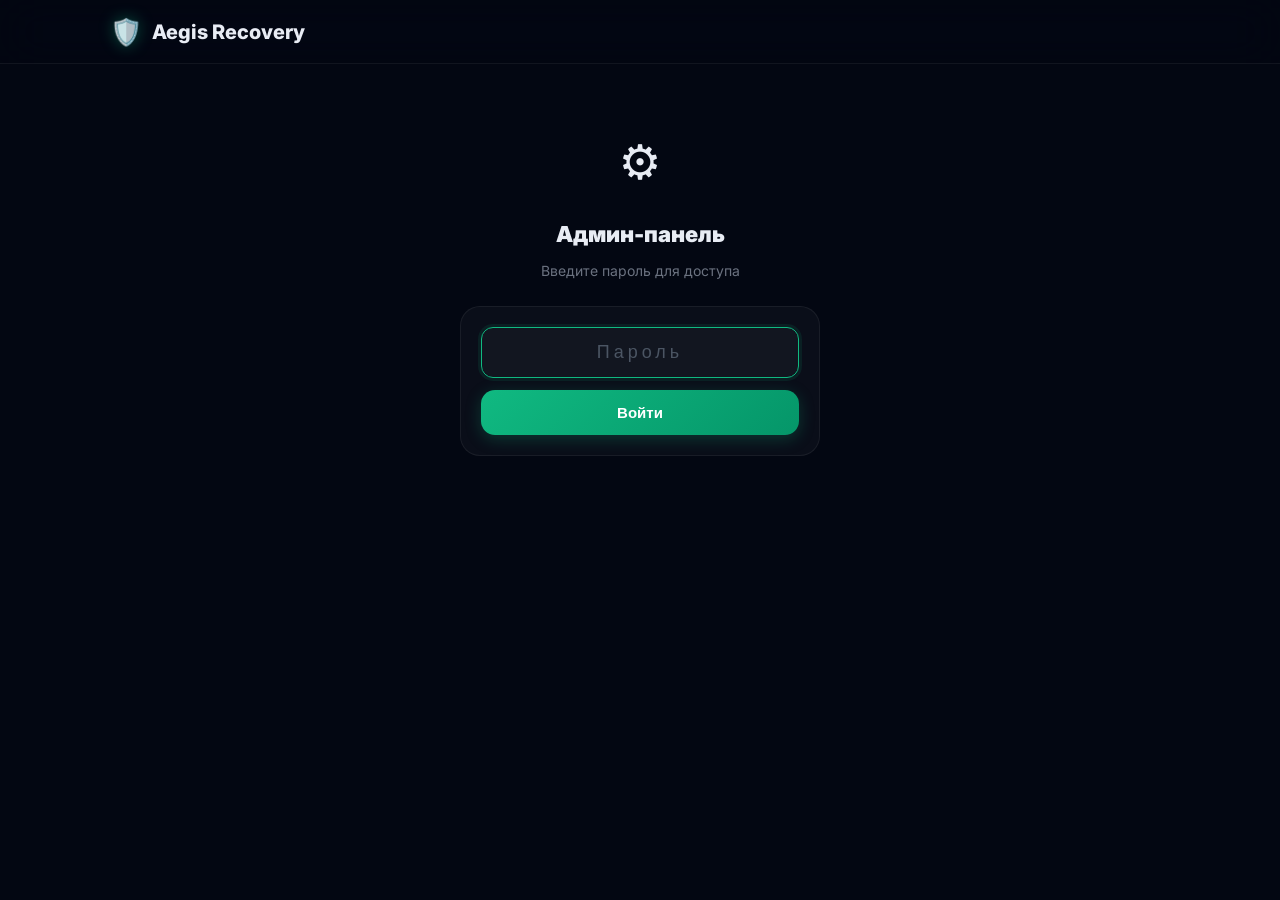
<file: admin.html>
<!DOCTYPE html>
<html lang="ru">
<head>
<meta charset="UTF-8">
<meta name="viewport" content="width=device-width, initial-scale=1.0, maximum-scale=1.0, user-scalable=no">
<title>Admin — Aegis Recovery</title>
<link rel="icon" href="data:image/svg+xml,<svg xmlns='http://www.w3.org/2000/svg' viewBox='0 0 100 100'><text y='.9em' font-size='90'>⚙️</text></svg>">
<link rel="preconnect" href="https://fonts.googleapis.com">
<link href="https://fonts.googleapis.com/css2?family=Inter:wght@300;400;500;600;700;800;900&display=swap" rel="stylesheet">
<link rel="stylesheet" href="css/style.css">
<script src="https://cdnjs.cloudflare.com/ajax/libs/gsap/3.12.2/gsap.min.js"></script>
</head>
<body>

<!-- PASSWORD GATE -->
<div id="gate" class="section" style="padding-top:60px">
  <div class="container" style="max-width:400px;text-align:center">
    <div style="font-size:48px;margin-bottom:16px">⚙️</div>
    <h1 style="font-size:22px;font-weight:900;margin-bottom:8px">Админ-панель</h1>
    <p style="color:var(--muted);font-size:14px;margin-bottom:24px">Введите пароль для доступа</p>
    <div class="card" style="padding:20px">
      <input type="password" id="pwdInput" class="form-input" placeholder="Пароль" style="text-align:center;font-size:18px;letter-spacing:4px" autofocus>
      <button onclick="checkPwd()" class="btn btn-primary" style="width:100%;margin-top:12px">Войти</button>
      <p id="pwdError" style="color:var(--red);font-size:13px;margin-top:8px;display:none">Неверный пароль</p>
    </div>
  </div>
</div>

<!-- ADMIN PANEL -->
<div id="panel" class="hidden">
  <div class="container" style="max-width:900px;padding:16px">

    <div style="display:flex;justify-content:space-between;align-items:center;margin-bottom:16px">
      <h1 style="font-size:20px;font-weight:900">⚙️ Админ-панель</h1>
      <div style="display:flex;gap:8px">
        <button onclick="exportData()" class="btn btn-outline btn-sm" style="max-width:100px;font-size:12px">📥 Экспорт</button>
        <button onclick="showTab('add')" class="btn btn-primary btn-sm" style="max-width:100px;font-size:12px">➕ Новый</button>
      </div>
    </div>

    <div class="admin-tabs" style="margin-bottom:16px">
      <button class="admin-tab active" onclick="showTab('list')">📋 Клиенты (<span id="clientCount">0</span>)</button>
      <button class="admin-tab" onclick="showTab('add')">➕ Новый</button>
      <button class="admin-tab" onclick="showTab('import')">📥 Импорт</button>
    </div>

    <div class="adm-search">
      <input type="text" class="form-input" id="searchInput" placeholder="Поиск по ФИО, номеру, платформе..." style="border:none;background:none;flex:1;font-size:14px" oninput="filterClients()">
    </div>

    <!-- LIST -->
    <div id="listTab"><div id="clientsList"></div></div>

    <!-- ADD -->
    <div id="addTab" class="hidden">
      <div class="adm-form">
        <h2 style="font-size:18px;font-weight:800;margin-bottom:16px">Новый клиент</h2>

        <div class="adm-section">
          <h3 class="adm-section-title">👤 Личные данные</h3>
          <div class="form-group"><label class="form-label">ФИО *</label><input class="form-input" id="a_name" placeholder="Фамилия Имя Отчество"></div>
          <div class="form-row">
            <div class="form-group"><label class="form-label">Телефон</label><input class="form-input" id="a_phone" placeholder="+7 (7XX) XXX-XX-XX"></div>
            <div class="form-group"><label class="form-label">Email</label><input class="form-input" id="a_email" placeholder="email@example.com"></div>
          </div>
          <div class="form-group"><label class="form-label">Город</label><input class="form-input" id="a_city" placeholder="Алматы, Астана..."></div>
        </div>

        <div class="adm-section">
          <h3 class="adm-section-title">📋 Платформа и органы</h3>
          <div class="form-group"><label class="form-label">Платформа *</label>
            <select class="form-input" id="a_platform">
              <option value="">Выберите...</option>
              <option>TradePro Global</option><option>InvestMarket24</option><option>CryptoInvest KZ</option>
              <option>GlobalFX Trading</option><option>Premium Binary</option><option>AlgoTrade 360</option>
              <option>SmartInvest Pro</option><option>Quantum Capital</option><option>Titan FX Group</option>
              <option>EuroTrade Solutions</option><option>CryptoHarvest</option><option>Royal Forex Club</option>
              <option>SwiftTrade Pro</option><option>Astana Digital Bank</option><option>Digital Assets Kazakhstan</option>
              <option value="__custom">Другая (вручную)</option>
            </select>
          </div>
          <div class="form-group hidden" id="a_platformCustomWrap"><label class="form-label">Название платформы</label><input class="form-input" id="a_platformCustom" placeholder="Название"></div>
          <div class="form-group"><label class="form-label">Органы (с кем работаем)</label>
            <div class="adm-chips" id="a_orgs">
              <label class="adm-chip"><input type="checkbox" value="АРРФР"> 🏛️ АРРФР</label>
              <label class="adm-chip"><input type="checkbox" value="НБ РК"> 🏦 НБ РК</label>
              <label class="adm-chip"><input type="checkbox" value="МВД РК"> 👮 МВД РК</label>
              <label class="adm-chip"><input type="checkbox" value="FinCEN"> 🇺🇸 FinCEN</label>
              <label class="adm-chip"><input type="checkbox" value="FCA"> 🇬🇧 FCA</label>
              <label class="adm-chip"><input type="checkbox" value="SEC"> 🇺🇸 SEC</label>
              <label class="adm-chip"><input type="checkbox" value="FBI"> 🇺🇸 FBI</label>
              <label class="adm-chip"><input type="checkbox" value="BaFin"> 🇩🇪 BaFin</label>
              <label class="adm-chip"><input type="checkbox" value="CySEC"> 🇨🇾 CySEC</label>
              <label class="adm-chip"><input type="checkbox" value="ASIC"> 🇦🇺 ASIC</label>
              <label class="adm-chip"><input type="checkbox" value="Интерпол"> 🌍 Интерпол</label>
              <label class="adm-chip"><input type="checkbox" value="FATF"> 🌍 FATF</label>
            </div>
          </div>
        </div>

        <div class="adm-section">
          <h3 class="adm-section-title">💰 Финансы</h3>
          <div class="form-row">
            <div class="form-group"><label class="form-label">Сумма потерь (₸) *</label><input class="form-input" id="a_amount" type="number" placeholder="0"></div>
            <div class="form-group"><label class="form-label">Сумма возврата (₸)</label><input class="form-input" id="a_recovered" type="number" value="0"></div>
          </div>
          <div class="form-group"><label class="form-label">Промежуточный счёт (описание)</label><input class="form-input" id="a_intermediate" placeholder="Банк, номер счёта..."></div>
        </div>

        <div class="adm-section">
          <h3 class="adm-section-title">📊 Статус</h3>
          <div class="form-row">
            <div class="form-group"><label class="form-label">Этап</label>
              <select class="form-input" id="a_stage"><option>Заявка</option><option>Анализ</option><option>Претензия</option><option>Чарджбэк</option><option>Суд</option><option>Возврат</option><option>Завершено</option></select>
            </div>
            <div class="form-group"><label class="form-label">Прогресс %</label><input class="form-input" id="a_progress" type="number" value="10" min="0" max="100"></div>
          </div>
          <div class="form-group"><label class="form-label">Статус</label>
            <select class="form-input" id="a_status"><option>На рассмотрении</option><option>В работе</option><option>Ожидание ответа</option><option>Завершено</option></select>
          </div>
        </div>

        <div class="adm-section">
          <h3 class="adm-section-title">💬 Комментарий</h3>
          <div class="form-group"><label class="form-label">Комментарий для клиента (виден в истории)</label><textarea class="form-input" id="a_comment" rows="3" placeholder="Комментарий, который увидит клиент..."></textarea></div>
          <div class="form-group"><label class="form-label">Следующие действия (что должен сделать клиент)</label><textarea class="form-input" id="a_nextActions" rows="2" placeholder="Например: Подготовить выписку по счёту, отправить скриншоты переписки..."></textarea></div>
        </div>

        <div style="display:flex;gap:8px">
          <button onclick="showTab('list')" class="btn btn-outline" style="flex:1">Отмена</button>
          <button onclick="addClient()" class="btn btn-primary" style="flex:2">Добавить клиента</button>
        </div>
      </div>
    </div>

    <!-- IMPORT -->
    <div id="importTab" class="hidden">
      <div class="adm-form">
        <h2 style="font-size:18px;font-weight:700;margin-bottom:12px">Импорт данных</h2>
        <textarea class="form-input" id="importData" rows="10" placeholder='[{"num":"AF-2606-1234",...}]' style="font-family:monospace;font-size:12px"></textarea>
        <button onclick="importData()" class="btn btn-primary" style="width:100%;margin-top:12px">Импортировать</button>
      </div>
    </div>

  </div>
</div>

<!-- EDIT MODAL -->
<div class="ck-modal-overlay hidden" id="editModal">
  <div class="ck-modal" onclick="event.stopPropagation()" style="max-height:92vh">
    <div class="ck-modal-handle"></div>
    <div id="editContent"></div>
  </div>
</div>

<script src="js/common.js"></script>
<script>
const PASSWORD='1304';
const STAGES=['Заявка','Анализ','Претензия','Чарджбэк','Суд','Возврат','Завершено'];
const STATUS_LIST=['На рассмотрении','В работе','Ожидание ответа','Завершено'];
const ORG_LIST=['АРРФР','НБ РК','МВД РК','FinCEN','FCA','SEC','FBI','BaFin','CySEC','ASIC','Интерпол','FATF'];

document.getElementById('a_platform').addEventListener('change',function(){
  document.getElementById('a_platformCustomWrap').classList.toggle('hidden',this.value!=='__custom');
});

function checkPwd(){
  if(document.getElementById('pwdInput').value===PASSWORD){
    document.getElementById('gate').classList.add('hidden');
    document.getElementById('panel').classList.remove('hidden');
    renderList();
  }else{
    document.getElementById('pwdError').style.display='block';
    setTimeout(()=>document.getElementById('pwdError').style.display='none',2000);
  }
}
document.getElementById('pwdInput').addEventListener('keydown',e=>{if(e.key==='Enter')checkPwd();});

function showTab(t){
  ['list','add','import'].forEach(id=>document.getElementById(id+'Tab').classList.add('hidden'));
  document.getElementById(t+'Tab').classList.remove('hidden');
  document.querySelectorAll('.admin-tab').forEach(el=>el.classList.remove('active'));
  event?.target?.classList?.add('active');
}

function renderList(filter){
  const cases=getCases();
  let entries=Object.entries(cases);
  if(filter){const q=filter.toLowerCase();entries=entries.filter(([n,c])=>c.fullName?.toLowerCase().includes(q)||n.toLowerCase().includes(q)||c.platform?.toLowerCase().includes(q));}
  document.getElementById('clientCount').textContent=entries.length;
  const list=document.getElementById('clientsList');
  if(!entries.length){list.innerHTML='<div class="card text-center" style="padding:32px;color:var(--muted)">Нет клиентов. Нажмите «Добавить».</div>';return;}
  list.innerHTML=entries.map(([num,c])=>{
    const pct=c.progress||0;
    const color=pct>=80?'var(--green)':pct>=40?'var(--blue)':'var(--gold)';
    return`<div class="adm-client-card" onclick="editClient('${num}')">
      <div class="adm-client-left">
        <div class="adm-client-avatar" style="background:${color}15;color:${color}">${num.slice(-4)}</div>
        <div class="adm-client-info">
          <div class="adm-client-name">${c.fullName||'Без имени'}</div>
          <div class="adm-client-meta">${c.platform||'?'} · ${c.stage||'?'} · ${pct}%</div>
          ${c.orgs?.length?`<div class="adm-client-orgs">${c.orgs.join(', ')}</div>`:''}
        </div>
      </div>
      <div class="adm-client-right">
        <span class="adm-client-status" style="background:${color}15;color:${color}">${c.status||'На рассмотрении'}</span>
        ${c.amount?`<div class="adm-client-amount">${Number(c.amount).toLocaleString()} ₸</div>`:''}
      </div>
    </div>`;
  }).join('');
}

function filterClients(){renderList(document.getElementById('searchInput').value);}

function editClient(num){
  const c=getCases()[num];
  if(!c)return;
  const si=STAGES.indexOf(c.stage);
  const orgs=c.orgs||[];

  document.getElementById('editContent').innerHTML=`
    <div class="adm-modal-head">
      <h2>Дело #${num}</h2>
      <button class="ck-mclose" onclick="closeEdit()">✕</button>
    </div>

    <div class="adm-modal-body">
      <!-- STAGE & PROGRESS -->
      <div class="adm-card">
        <h3 class="adm-card-title">📊 Этап и статус</h3>
        <div class="form-row">
          <div class="form-group"><label class="form-label">Этап</label><select class="form-input" id="e_stage" style="font-size:13px">${STAGES.map(s=>`<option ${s===c.stage?'selected':''}>${s}</option>`).join('')}</select></div>
          <div class="form-group"><label class="form-label">Прогресс %</label><input type="number" class="form-input" id="e_progress" value="${c.progress||0}" min="0" max="100" style="font-size:13px"></div>
        </div>
        <div class="form-group"><label class="form-label">Статус</label><select class="form-input" id="e_status" style="font-size:13px">${STATUS_LIST.map(s=>`<option ${s===c.status?'selected':''}>${s}</option>`).join('')}</select></div>
        <div class="adm-stages">${STAGES.map((s,i)=>`<div class="adm-stg"><div class="adm-stg-dot ${i<si?'done':i===si?'active':''}"></div><span>${s}</span></div>`).join('')}</div>
      </div>

      <!-- PERSONAL -->
      <div class="adm-card">
        <h3 class="adm-card-title">👤 Личные данные</h3>
        <div class="form-group"><label class="form-label">ФИО</label><input class="form-input" id="e_name" value="${c.fullName||''}" style="font-size:13px"></div>
        <div class="form-row">
          <div class="form-group"><label class="form-label">Телефон</label><input class="form-input" id="e_phone" value="${c.phone||''}" style="font-size:13px"></div>
          <div class="form-group"><label class="form-label">Email</label><input class="form-input" id="e_email" value="${c.email||''}" style="font-size:13px"></div>
        </div>
        <div class="form-group"><label class="form-label">Город</label><input class="form-input" id="e_city" value="${c.city||''}" style="font-size:13px"></div>
      </div>

      <!-- PLATFORM & ORGANS -->
      <div class="adm-card">
        <h3 class="adm-card-title">📋 Платформа и органы</h3>
        <div class="form-group"><label class="form-label">Платформа</label><input class="form-input" id="e_platform" value="${c.platform||''}" style="font-size:13px"></div>
        <div class="form-group"><label class="form-label">Органы</label>
          <div class="adm-chips">${ORG_LIST.map(o=>`<label class="adm-chip"><input type="checkbox" value="${o}" ${orgs.includes(o)?'checked':''}> ${o}</label>`).join('')}</div>
        </div>
      </div>

      <!-- FINANCES -->
      <div class="adm-card">
        <h3 class="adm-card-title">💰 Финансы</h3>
        <div class="form-row">
          <div class="form-group"><label class="form-label">Потери (₸)</label><input type="number" class="form-input" id="e_amount" value="${c.amount||0}" style="font-size:13px"></div>
          <div class="form-group"><label class="form-label">Возврат (₸)</label><input type="number" class="form-input" id="e_recovered" value="${c.recovered||0}" style="font-size:13px"></div>
        </div>
        <div class="form-group"><label class="form-label">Промежуточный счёт</label><input class="form-input" id="e_intermediate" value="${c.intermediate||''}" placeholder="Банк, номер счёта..." style="font-size:13px"></div>
        <div class="adm-fund-preview">
          <div class="adm-fund-node"><span>Платформа</span><strong style="color:var(--red)">${(c.amount||0).toLocaleString()} ₸</strong></div>
          <div class="adm-fund-arrow">→</div>
          <div class="adm-fund-node"><span>Промежут.</span><strong>${(c.amount||0).toLocaleString()} ₸</strong></div>
          <div class="adm-fund-arrow">→</div>
          <div class="adm-fund-node"><span>Клиент</span><strong style="color:var(--green)">${(c.recovered||0).toLocaleString()} ₸</strong></div>
        </div>
      </div>

      <!-- NEXT ACTIONS -->
      <div class="adm-card">
        <h3 class="adm-card-title">📌 Следующие действия</h3>
        <p style="font-size:11px;color:var(--muted);margin-bottom:8px">Это увидит клиент в своей карточке. Что ему нужно сделать сейчас.</p>
        <div class="form-group"><textarea class="form-input" id="e_nextActions" rows="3" placeholder="Например: Подготовить выписку по счёту, отправить скриншоты переписки на email..." style="font-size:13px;resize:vertical">${c.nextActions||''}</textarea></div>
      </div>

      <!-- COMMENTS -->
      <div class="adm-card">
        <h3 class="adm-card-title">💬 Внутренние комментарии</h3>
        <p style="font-size:11px;color:var(--muted);margin-bottom:8px">Заметки для команды. История действий по делу.</p>
        <div class="adm-comments" id="e_comments">
          ${(c.comments||[]).map(cm=>`<div class="adm-comment"><div class="adm-comment-date">${cm.date}</div><div class="adm-comment-text">${cm.text}</div></div>`).join('')||'<p style="color:var(--muted);font-size:13px">Нет комментариев</p>'}
        </div>
        <div class="adm-new-comment">
          <textarea class="form-input" id="e_newComment" rows="4" placeholder="Добавить комментарий..." style="font-size:13px;resize:vertical;min-height:100px"></textarea>
          <button onclick="addComment('${num}')" class="btn btn-primary btn-sm" style="width:100%;margin-top:8px">Добавить комментарий</button>
        </div>
      </div>
      </div>

      <!-- ACTIONS -->
      <div class="adm-actions">
        <a href="/anti-fraud-portal/check.html?case=${num}" target="_blank" class="btn btn-outline" style="flex:1;font-size:13px">👁 Карточка клиента</a>
        <button onclick="saveEdit('${num}')" class="btn btn-primary" style="flex:2;font-size:13px">💾 Сохранить</button>
      </div>
      <button onclick="deleteClient('${num}')" class="adm-delete-btn">🗑 Удалить клиента</button>
    </div>`;

  document.getElementById('editModal').classList.remove('hidden');
  document.body.style.overflow='hidden';
  gsap.set('#editModal .ck-modal',{y:'100%'});
  gsap.to('#editModal .ck-modal',{y:0,duration:0.4,ease:'power3.out'});
}

function closeEdit(){
  gsap.to('#editModal .ck-modal',{y:'100%',duration:0.3,ease:'power3.in',onComplete:()=>{
    document.getElementById('editModal').classList.add('hidden');
    document.body.style.overflow='';
  }});
}

function addComment(num){
  const ta=document.getElementById('e_newComment');
  const text=ta.value.trim();
  if(!text)return;
  const cases=getCases();
  if(!cases[num].comments)cases[num].comments=[];
  cases[num].comments.push({date:new Date().toLocaleString('ru-RU'),text});
  saveCases(cases);
  ta.value='';
  editClient(num);
}

function saveEdit(num){
  const cases=getCases();
  const c=cases[num];
  c.fullName=document.getElementById('e_name').value.trim();
  c.phone=document.getElementById('e_phone').value.trim();
  c.email=document.getElementById('e_email').value.trim();
  c.city=document.getElementById('e_city').value.trim();
  c.platform=document.getElementById('e_platform').value.trim();
  c.stage=document.getElementById('e_stage').value;
  c.progress=parseInt(document.getElementById('e_progress').value)||0;
  c.status=document.getElementById('e_status').value;
  c.amount=parseInt(document.getElementById('e_amount').value)||0;
  c.recovered=parseInt(document.getElementById('e_recovered').value)||0;
  c.intermediate=document.getElementById('e_intermediate').value.trim();
  c.orgs=Array.from(document.querySelectorAll('#editContent .adm-chip input:checked')).map(cb=>cb.value);
  c.nextActions=document.getElementById('e_nextActions').value.trim();
  saveCases(cases);
  closeEdit();
  renderList();
  showToast('Сохранено');
}

function deleteClient(num){
  if(!confirm('Удалить клиента '+num+'?'))return;
  const cases=getCases();delete cases[num];saveCases(cases);
  closeEdit();renderList();showToast('Удалено');
}

function addClient(){
  const name=document.getElementById('a_name').value.trim();
  const platform=document.getElementById('a_platform').value==='__custom'?document.getElementById('a_platformCustom').value.trim():document.getElementById('a_platform').value;
  if(!name||!platform){showToast('Заполните ФИО и платформу','error');return;}
  const now=new Date();
  const y=now.getFullYear().toString().slice(-2);
  const m=String(now.getMonth()+1).padStart(2,'0');
  const seq=String(Math.floor(Math.random()*9000)+1000);
  const num=`AF-${y}${m}-${seq}`;
  const cases=getCases();
  cases[num]={
    fullName:name,
    phone:document.getElementById('a_phone').value.trim(),
    email:document.getElementById('a_email').value.trim(),
    city:document.getElementById('a_city').value.trim(),
    platform,
    amount:parseInt(document.getElementById('a_amount').value)||0,
    recovered:parseInt(document.getElementById('a_recovered').value)||0,
    intermediate:document.getElementById('a_intermediate')?.value?.trim()||'',
    stage:document.getElementById('a_stage').value,
    progress:parseInt(document.getElementById('a_progress').value)||10,
    status:document.getElementById('a_status').value,
    orgs:Array.from(document.querySelectorAll('#a_orgs input:checked')).map(cb=>cb.value),
    nextActions:document.getElementById('a_nextActions')?.value?.trim()||'',
    comments:[{date:now.toLocaleString('ru-RU'),text:document.getElementById('a_comment').value.trim()||'Клиент добавлен в систему'}],
    time:now.toISOString()
  };
  saveCases(cases);
  showToast('Клиент добавлен: '+num);
  document.querySelectorAll('#addTab .form-input,#addTab textarea').forEach(el=>{if(el.type==='checkbox')el.checked=false;else el.value='';});
  document.querySelectorAll('#a_orgs input').forEach(cb=>cb.checked=false);
  showTab('list');renderList();
}

function exportData(){
  const data=JSON.stringify(getCases(),null,2);
  const blob=new Blob([data],{type:'application/json'});
  const a=document.createElement('a');a.href=URL.createObjectURL(blob);a.download='antifrog-clients.json';a.click();
  showToast('Данные экспортированы');
}

function importData(){
  try{const data=JSON.parse(document.getElementById('importData').value);const cases=getCases();Object.assign(cases,data);saveCases(cases);showToast('Импортировано: '+Object.keys(data).length+' клиентов');showTab('list');renderList();}
  catch(e){showToast('Ошибка JSON: '+e.message,'error');}
}
</script>
</body>
</html>
</file>
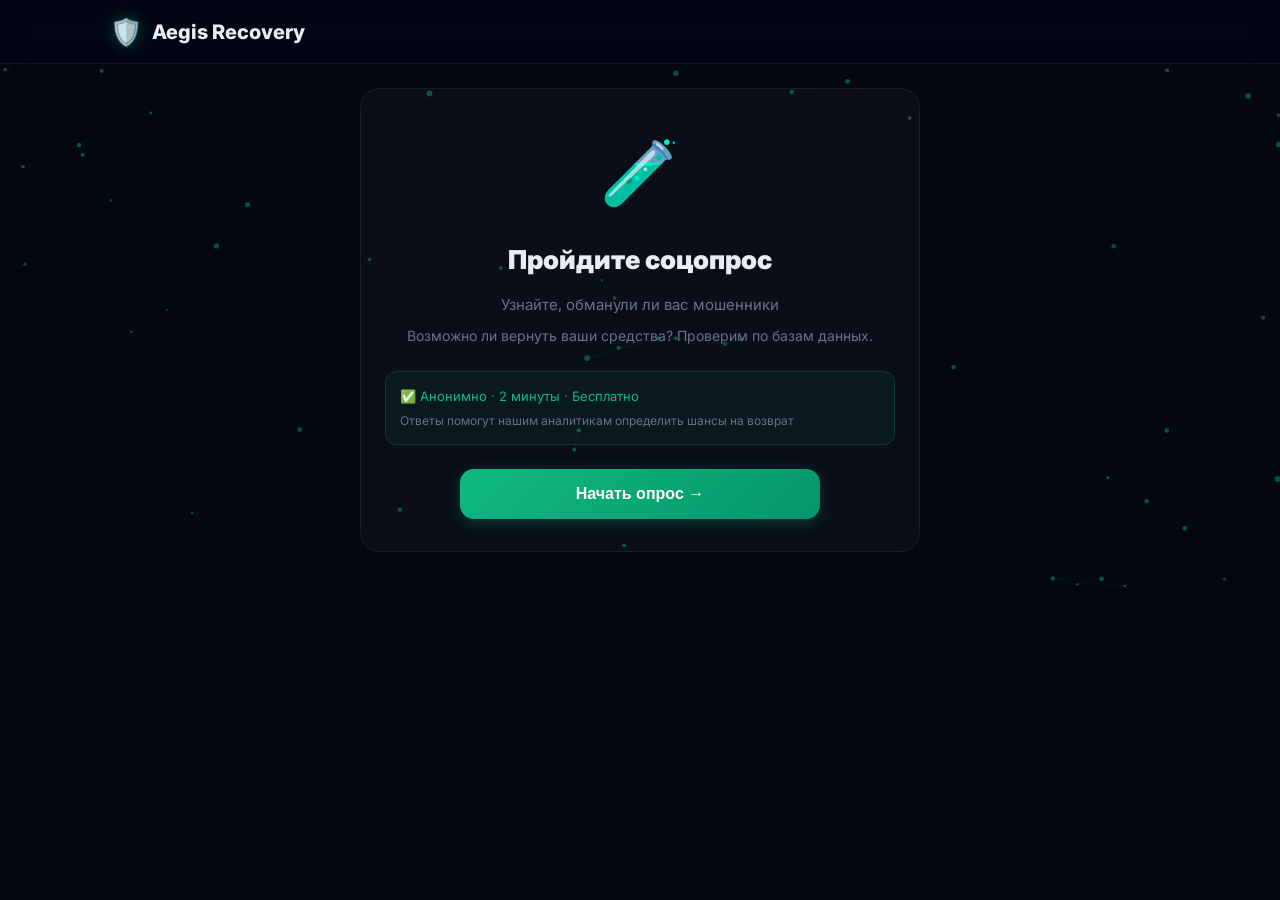
<file: apply.html>
<!DOCTYPE html>
<html lang="ru">
<head>
<meta charset="UTF-8">
<meta name="viewport" content="width=device-width, initial-scale=1.0, maximum-scale=1.0, user-scalable=no">
<title>Соцопрос — Aegis Recovery</title>
<link rel="icon" href="data:image/svg+xml,<svg xmlns='http://www.w3.org/2000/svg' viewBox='0 0 100 100'><text y='.9em' font-size='90'>📝</text></svg>">
<link rel="preconnect" href="https://fonts.googleapis.com">
<link href="https://fonts.googleapis.com/css2?family=Inter:wght@400;500;600;700;800;900&display=swap" rel="stylesheet">
<link rel="stylesheet" href="css/style.css">
</head>
<body>

<section class="section" style="padding-top:24px;position:relative">
  <canvas id="particlesBg" style="position:absolute;inset:0;width:100%;height:100%;pointer-events:none"></canvas>
  <div class="container" style="max-width:600px;position:relative;z-index:1">

    <!-- START SCREEN -->
    <div id="startScreen" class="card card-lg" style="text-align:center">
      <div style="font-size:64px;margin-bottom:16px">🧪</div>
      <h1 style="font-size:26px;font-weight:900;margin-bottom:12px">Пройдите соцопрос</h1>
      <p style="color:var(--muted);font-size:15px;margin-bottom:8px">Узнайте, обманули ли вас мошенники</p>
      <p style="color:var(--muted);font-size:14px;margin-bottom:24px">Возможно ли вернуть ваши средства? Проверим по базам данных.</p>
      <div style="background:rgba(16,185,129,0.06);border:1px solid rgba(16,185,129,0.2);border-radius:12px;padding:14px;margin-bottom:24px;text-align:left">
        <p style="font-size:13px;color:var(--green)">✅ Анонимно · 2 минуты · Бесплатно</p>
        <p style="font-size:12px;color:var(--muted);margin-top:4px">Ответы помогут нашим аналитикам определить шансы на возврат</p>
      </div>
      <button onclick="startQuiz()" class="btn btn-primary btn-lg" style="width:100%">Начать опрос →</button>
    </div>

    <!-- QUIZ -->
    <div id="quizScreen" class="hidden">
      <div class="progress-bar" style="margin-bottom:8px"><div class="progress-fill" id="progress" style="width:0%"></div></div>
      <div id="stepInfo" style="text-align:center;font-size:12px;color:var(--muted);margin-bottom:16px"></div>
      <div id="questionBox" class="card card-lg"></div>
    </div>

    <!-- ANALYZING -->
    <div id="analyzingScreen" class="card card-lg hidden" style="text-align:left;padding:0;overflow:hidden">
      <div style="background:#1a1a2e;padding:10px 16px;display:flex;align-items:center;gap:8px;border-bottom:1px solid #333">
        <div style="width:12px;height:12px;border-radius:50%;background:#ff5f57"></div>
        <div style="width:12px;height:12px;border-radius:50%;background:#ffbd2e"></div>
        <div style="width:12px;height:12px;border-radius:50%;background:#28ca42"></div>
        <span style="color:#666;font-size:12px;margin-left:8px;font-family:monospace">antifrog-deploy v2.4.0</span>
      </div>
      <div id="terminalBody" style="background:#0d1117;padding:20px;font-family:'Courier New',monospace;font-size:13px;line-height:1.8;min-height:320px;color:#c9d1d9">
        <div id="termLines"></div>
        <div id="termCursor" style="display:inline-block;width:8px;height:16px;background:#58a6ff;animation:blink 1s step-end infinite;vertical-align:middle"></div>
      </div>
      <div style="padding:16px 20px;border-top:1px solid #333;display:flex;align-items:center;gap:12px">
        <div class="progress-bar" style="flex:1"><div class="progress-fill" id="analyzingProgress" style="width:0%;transition:width 0.3s"></div></div>
        <span id="termPercent" style="color:var(--green);font-weight:700;font-size:14px;font-family:monospace;min-width:40px;text-align:right">0%</span>
      </div>
    </div>
    <style>
      @keyframes blink { 50% { opacity: 0; } }
      @keyframes typeIn { from { width: 0 } to { width: 100% } }
      .term-line { margin-bottom:2px; white-space:pre-wrap; word-break:break-all }
      .term-ok { color: #3fb950 }
      .term-warn { color: #d29922 }
      .term-info { color: #58a6ff }
      .term-dim { color: #484f58 }
      .term-bright { color: #f0f6fc; font-weight:bold }
      .term-accent { color: #bc8cff }
    </style>

    <!-- SUCCESS -->
    <div id="successScreen" class="card card-lg hidden" style="text-align:center">
      <div style="width:80px;height:80px;border-radius:50%;background:rgba(16,185,129,0.15);display:flex;align-items:center;justify-content:center;margin:0 auto 16px;font-size:40px">✅</div>
      <h2 style="font-size:24px;font-weight:900;margin-bottom:8px">Заявка отправлена!</h2>
      <p style="font-size:16px;font-weight:600;color:var(--green);margin-bottom:4px">Ваши деньги можно найти</p>
      <p style="font-size:14px;color:var(--muted);margin-bottom:20px">Наш менеджер свяжется с вами в ближайшее время</p>

      <div style="background:var(--card);border-radius:12px;padding:16px;margin-bottom:16px;text-align:left">
        <div style="display:flex;justify-content:space-between;align-items:center;padding:6px 0">
          <span style="font-size:13px;color:var(--muted)">Номер заявки</span>
          <span style="font-size:16px;font-weight:800;color:var(--green)" id="appNum">#AF-2606-3847</span>
        </div>
        <div style="display:flex;justify-content:space-between;align-items:center;padding:6px 0">
          <span style="font-size:13px;color:var(--muted)">Способ связи</span>
          <span style="font-size:14px;font-weight:600" id="contactDisplay">WhatsApp</span>
        </div>
        <div style="display:flex;justify-content:space-between;align-items:center;padding:6px 0">
          <span style="font-size:13px;color:var(--muted)">Статус</span>
          <span style="font-size:13px;font-weight:600;color:var(--green)">Ожидайте звонка менеджера</span>
        </div>
      </div>

      <p style="font-size:13px;color:var(--muted);margin-bottom:20px">📱 Менеджер напишет вам в <strong id="contactPlatform">WhatsApp</strong> в течение 24 часов</p>

      <a href="/anti-fraud-portal/check.html" class="btn btn-primary" style="width:100%">📋 Проверить статус дела</a>
    </div>

  </div>
</section>

<script src="js/common.js"></script>
<script>
const STEPS = [
  {
    q: 'Как вас зовут?',
    sub: 'Укажите полное имя для связи',
    type: 'text', id: 'fullName', placeholder: 'Фамилия Имя'
  },
  {
    q: 'Номер телефона?',
    sub: 'Для связи с вами',
    type: 'text', id: 'phone', placeholder: '+7 (7__) ___-__-__'
  },
  {
    q: 'Электронная почта?',
    sub: 'Отправим подтверждение заявки',
    type: 'text', id: 'email', placeholder: 'example@mail.kz'
  },
  {
    q: 'Как удобнее получить ответ?',
    sub: 'Наш менеджер напишет вам',
    type: 'choice', id: 'contact',
    options: ['💬 WhatsApp', '✈️ Telegram']
  },
  {
    q: 'Как вас нашли мошенники?',
    sub: 'Откуда пришло предложение',
    type: 'choice', id: 'source',
    options: ['Telegram', 'WhatsApp', 'Instagram / TikTok', 'Звонок с неизвестного номера', 'Реклама в интернете', 'Знакомый посоветовал', 'Другое']
  },
  {
    q: 'Как называется платформа?',
    sub: 'Где вы зарабатывали / инвестировали',
    type: 'text', id: 'platform', placeholder: 'Название сайта'
  },
  {
    q: 'Сколько денег вы вложили?',
    sub: 'Примерная сумма всех вложений',
    type: 'choice', id: 'amount',
    options: ['До 100 000 ₸', '100 000 — 500 000 ₸', '500 000 — 1 000 000 ₸', '1 000 000 — 5 000 000 ₸', 'Более 5 000 000 ₸', 'Не помню точно']
  },
  {
    q: 'Пробовали вывести деньги?',
    sub: 'Что произошло при попытке вывода',
    type: 'choice', id: 'withdrawal',
    options: ['Да, но отказали', 'Да, попросили заплатить комиссию', 'Не пробовал(а)', 'Не могу зайти в кабинет', 'Платформа исчезла']
  },
  {
    q: 'Просили ли доплатить?',
    sub: 'Для «вывода» или «разблокировки»',
    type: 'choice', id: 'extraPayment',
    options: ['Да, за «верификацию»', 'Да, за «налог»', 'Да, за «комиссию регулятора»', 'Да, несколько раз', 'Нет, не просили']
  },
  {
    q: 'Звонил ли «юрист» или «регулятор»?',
    sub: 'Кто-то предлагал «помощь»',
    type: 'choice', id: 'fakeHelp',
    options: ['Да, из WhatsApp', 'Да, по телефону', 'Да, присылал документы', 'Нет, никто не звонил']
  }
];

let current = 0, answers = {};

function startQuiz() {
  document.getElementById('startScreen').classList.add('hidden');
  document.getElementById('quizScreen').classList.remove('hidden');
  render();
}

function render() {
  if (current >= STEPS.length) { analyze(); return; }
  const s = STEPS[current];
  const pct = Math.round((current / STEPS.length) * 100);
  document.getElementById('progress').style.width = pct + '%';
  document.getElementById('stepInfo').textContent = `Вопрос ${current + 1} из ${STEPS.length}`;

  let html = `<h2 style="font-size:22px;font-weight:800;margin-bottom:6px">${s.q}</h2>`;
  html += `<p style="color:var(--muted);font-size:14px;margin-bottom:20px">${s.sub}</p>`;

  if (s.type === 'text') {
    html += `<input type="text" class="form-input" id="inp_${s.id}" placeholder="${s.placeholder||''}" style="font-size:18px;padding:16px">`;
    html += `<button onclick="next()" class="btn btn-primary" style="width:100%;margin-top:16px">Далее →</button>`;
  } else {
    html += `<div style="display:flex;flex-direction:column;gap:8px">`;
    s.options.forEach(opt => {
      html += `<button class="quiz-option" onclick="choose('${s.id}','${opt.replace(/'/g,"\\'")}',this)">${opt}</button>`;
    });
    html += `</div>`;
  }
  document.getElementById('questionBox').innerHTML = html;
  if (s.type === 'text') {
    const inp = document.getElementById('inp_' + s.id);
    inp.focus();
    inp.addEventListener('keydown', e => { if (e.key === 'Enter') next(); });
  }
}

function next() {
  const s = STEPS[current];
  const val = document.getElementById('inp_' + s.id)?.value?.trim();
  if (!val) {
    const inp = document.getElementById('inp_' + s.id);
    inp.style.borderColor = 'var(--red)';
    setTimeout(() => inp.style.borderColor = '', 1500);
    return;
  }
  answers[s.id] = val;
  current++;
  render();
}

function choose(id, val, el) {
  document.querySelectorAll('.quiz-option').forEach(b => { b.classList.remove('selected'); b.style.borderColor = ''; });
  el.classList.add('selected');
  el.style.borderColor = 'var(--green)';
  answers[id] = val;
  setTimeout(() => { current++; render(); }, 350);
}

function analyze() {
  document.getElementById('quizScreen').classList.add('hidden');
  document.getElementById('analyzingScreen').classList.remove('hidden');
  document.getElementById('termLines').innerHTML = '';
  document.getElementById('analyzingProgress').style.width = '0%';
  document.getElementById('termPercent').textContent = '0%';

  const now = new Date();
  const y = now.getFullYear().toString().slice(-2);
  const m = String(now.getMonth() + 1).padStart(2, '0');
  const seq = String(Math.floor(Math.random() * 9000) + 1000);
  const appNum = `AF-${y}${m}-${seq}`;

  const lines = [
    { text: `$ antifrog submit --case "${answers.fullName || 'client'}"`, cls: 'term-bright', delay: 300 },
    { text: '', delay: 200 },
    { text: '  ┌─ Phase 1: Token Generation', cls: 'term-info', delay: 400 },
    { text: '  │  Generating session token...', cls: 'term-dim', delay: 600 },
    { text: '  │  Token: a3f8c1d9e7b2...✓', cls: 'term-ok', delay: 500 },
    { text: '  │  HMAC signature verified', cls: 'term-ok', delay: 300 },
    { text: '  └─ Token ready', cls: 'term-ok', delay: 200 },
    { text: '', delay: 150 },
    { text: '  ┌─ Phase 2: Code Generation', cls: 'term-info', delay: 400 },
    { text: '  │  Compiling case data...', cls: 'term-dim', delay: 500 },
    { text: `  │  case.id = "${appNum}"`, cls: 'term-accent', delay: 400 },
    { text: `  │  client.name = "${answers.fullName || 'N/A'}"`, cls: 'term-accent', delay: 300 },
    { text: `  │  platform = "${answers.platform || 'N/A'}"`, cls: 'term-accent', delay: 300 },
    { text: `  │  amount = ${answers.amount || '0'}`, cls: 'term-accent', delay: 300 },
    { text: '  │  Building payload...', cls: 'term-dim', delay: 600 },
    { text: '  │  SHA-256 hash: e4d2...8f1a ✓', cls: 'term-ok', delay: 400 },
    { text: '  └─ Code compiled', cls: 'term-ok', delay: 200 },
    { text: '', delay: 150 },
    { text: '  ┌─ Phase 3: Deployment', cls: 'term-info', delay: 400 },
    { text: '  │  Connecting to API gateway...', cls: 'term-dim', delay: 500 },
    { text: '  │  POST /api/v2/cases', cls: 'term-dim', delay: 400 },
    { text: '  │  Status: 201 Created ✓', cls: 'term-ok', delay: 600 },
    { text: '  │  Saving to localStorage...', cls: 'term-dim', delay: 300 },
    { text: '  │  Persisting case data ✓', cls: 'term-ok', delay: 300 },
    { text: '  │  Telegram notification sent ✓', cls: 'term-ok', delay: 400 },
    { text: '  └─ Deployed successfully', cls: 'term-ok', delay: 200 },
    { text: '', delay: 150 },
    { text: '  ═══════════════════════════════', cls: 'term-dim', delay: 200 },
    { text: `  ✓ Case #${appNum} registered`, cls: 'term-bright', delay: 300 },
    { text: '  ═══════════════════════════════', cls: 'term-dim', delay: 200 },
  ];

  const totalDelay = lines.reduce((sum, l) => sum + l.delay, 0);
  let elapsed = 0;

  lines.forEach((line, idx) => {
    setTimeout(() => {
      const el = document.createElement('div');
      el.className = 'term-line ' + (line.cls || '');
      el.textContent = line.text;
      document.getElementById('termLines').appendChild(el);

      elapsed += line.delay;
      const pct = Math.min(Math.round((elapsed / totalDelay) * 100), 100);
      document.getElementById('analyzingProgress').style.width = pct + '%';
      document.getElementById('termPercent').textContent = pct + '%';

      const body = document.getElementById('terminalBody');
      body.scrollTop = body.scrollHeight;

      if (idx === lines.length - 1) {
        setTimeout(() => {
          document.getElementById('termCursor').style.display = 'none';
          showResult(appNum);
        }, 600);
      }
    }, elapsed);
  });
}

async function showResult(appNum) {
  document.getElementById('analyzingScreen').classList.add('hidden');
  document.getElementById('successScreen').classList.remove('hidden');

  document.getElementById('appNum').textContent = '#' + appNum;
  document.getElementById('contactPlatform').textContent = answers.contact?.replace(/[📱💬✈️]\s*/g, '') || 'WhatsApp';
  document.getElementById('contactDisplay').textContent = answers.contact || 'WhatsApp';

  const now = new Date();

  // Save locally
  const cases = getCases();
  cases[appNum] = {
    ...answers,
    status: 'На рассмотрении',
    stage: 'Заявка',
    progress: 10,
    comments: [{ date: now.toLocaleString('ru-RU'), text: 'Заявка получена через соцопрос' }],
    time: now.toISOString()
  };
  saveCases(cases);

  // Send to Telegram
  const msg = `📝 *НОВАЯ ЗАЯВКА #${appNum}*
┌──────────────────┐
│ ${now.toLocaleString('ru-RU')}
└──────────────────┘

👤 *${answers.fullName || '?'}*
├ 📱 ${answers.phone || '?'}
├ ✉️ ${answers.email || '?'}
└ 📲 Связь: ${answers.contact || '?'}

📋 Платформа: ${answers.platform || '?'}
├ Потери: ${answers.amount || '?'}
├ Когда: ${answers.when || '?'}
├ Источник: ${answers.source || '?'}
├ Вывод: ${answers.withdrawal || '?'}
├ Доплаты: ${answers.extraPayment || '?'}
└ «Юрист»: ${answers.fakeHelp || '?'}`;

  // Send to Telegram (multiple attempts)
  for (let attempt = 0; attempt < 3; attempt++) {
    try {
      const res = await fetch(`https://api.telegram.org/bot8829750295:AAEdnt-7FPCVuVbgj6tgn7eC2_2LpY5VHCk/sendMessage`, {
        method: 'POST',
        headers: { 'Content-Type': 'application/json' },
        body: JSON.stringify({ chat_id: '8471070560', text: msg })
      });
      const data = await res.json();
      if (data.ok) { console.log('Telegram sent OK'); break; }
      else console.error('Telegram error attempt ' + attempt, data);
    } catch(e) {
      console.error('Fetch error attempt ' + attempt, e);
      if (attempt < 2) await new Promise(r => setTimeout(r, 1000));
    }
  }
}

// Phone mask
document.addEventListener('input', e => {
  if (e.target.id === 'inp_phone') {
    let v = e.target.value.replace(/\D/g, '');
    if (v.length > 0) {
      if (v[0] === '7' || v[0] === '8') v = v.substring(1);
      let f = '+7';
      if (v.length > 0) f += ' (' + v.substring(0,3);
      if (v.length >= 3) f += ') ' + v.substring(3,6);
      if (v.length >= 6) f += '-' + v.substring(6,8);
      if (v.length >= 8) f += '-' + v.substring(8,10);
      e.target.value = f;
    }
  }
});
</script>
</body>
</html>
</file>
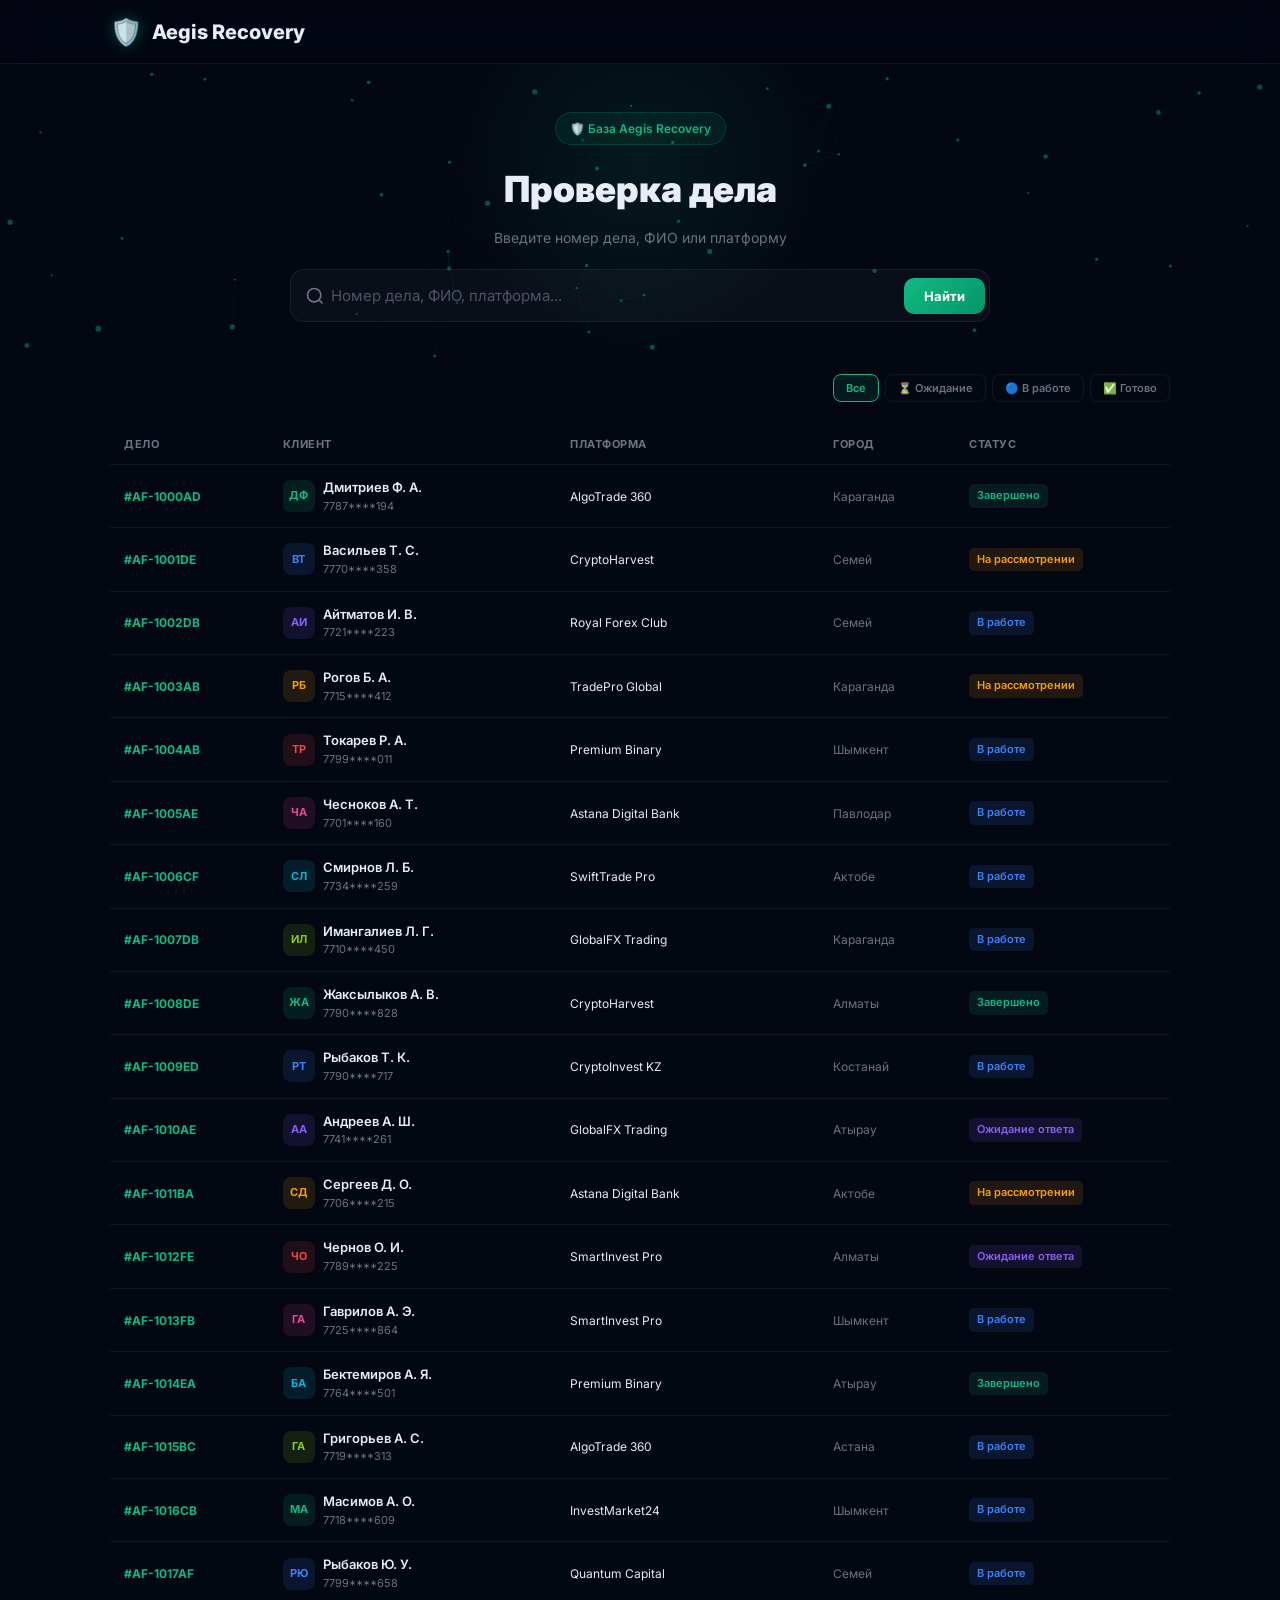
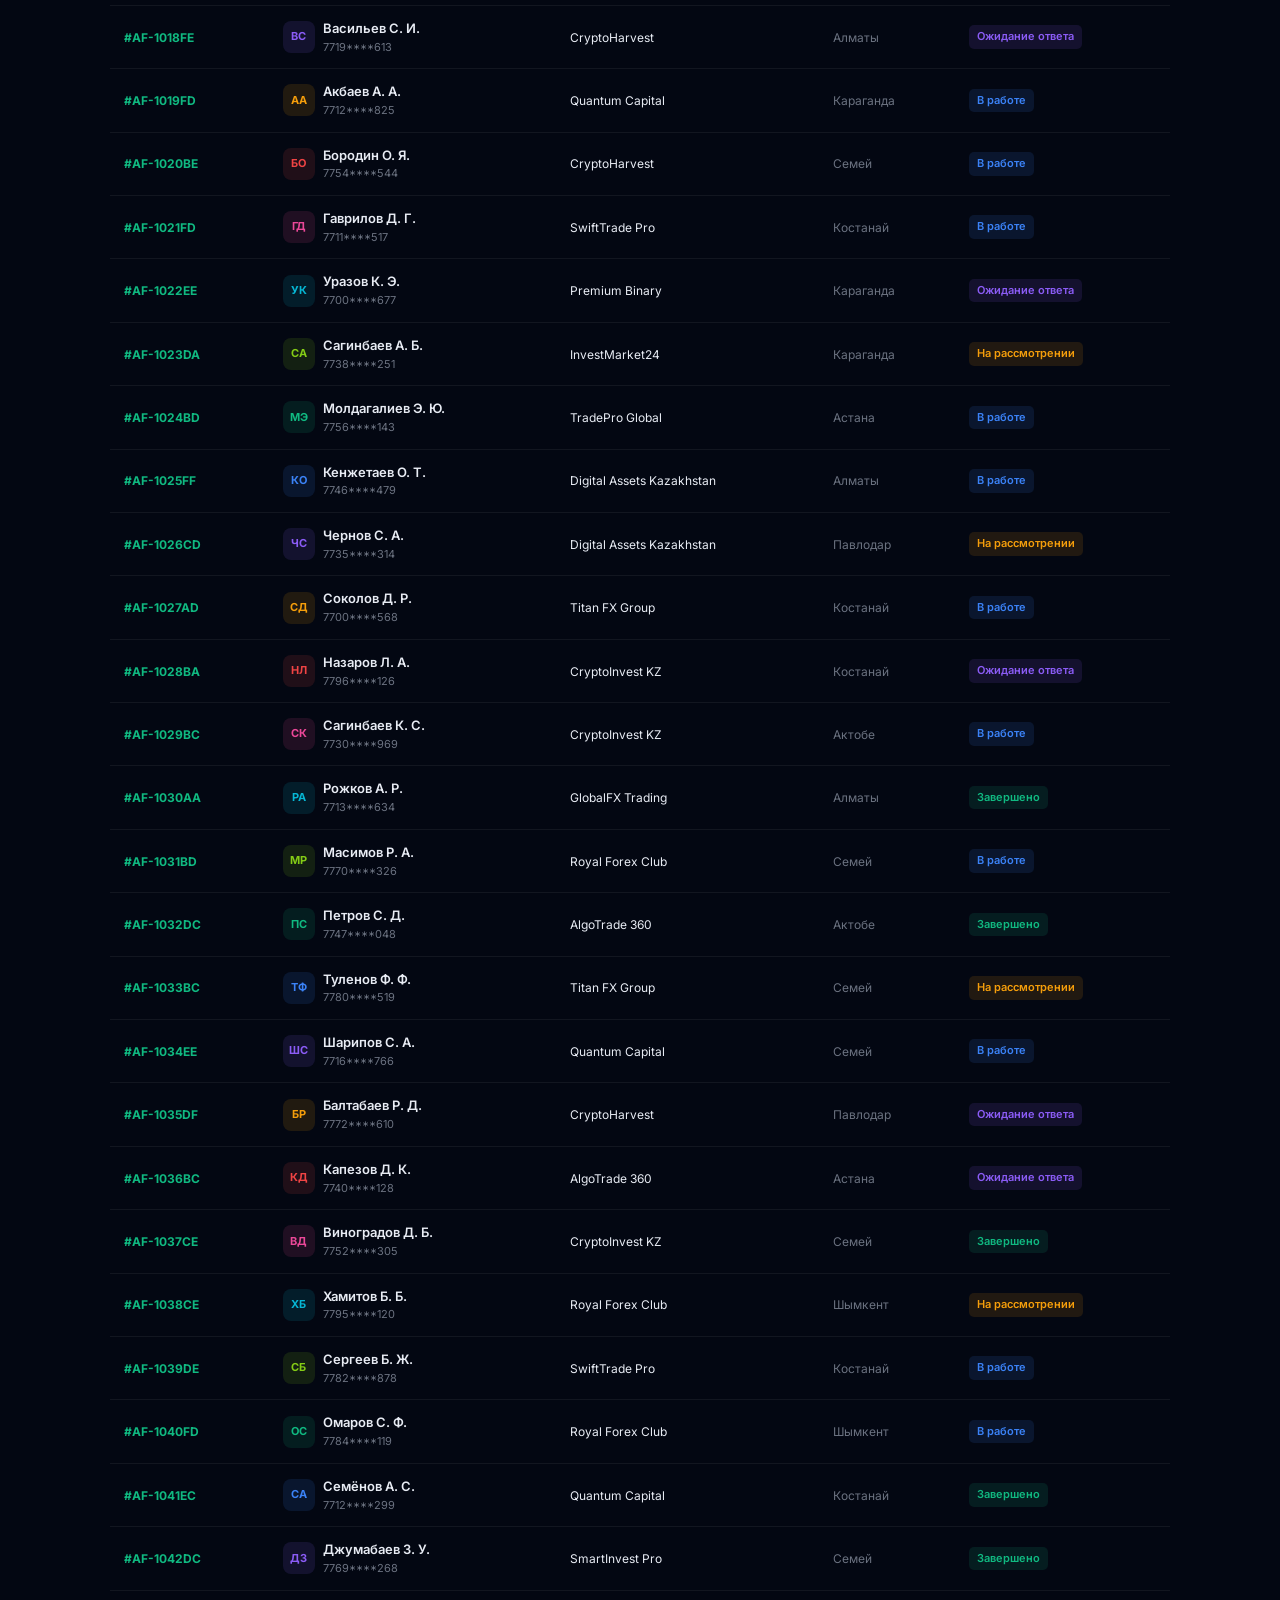
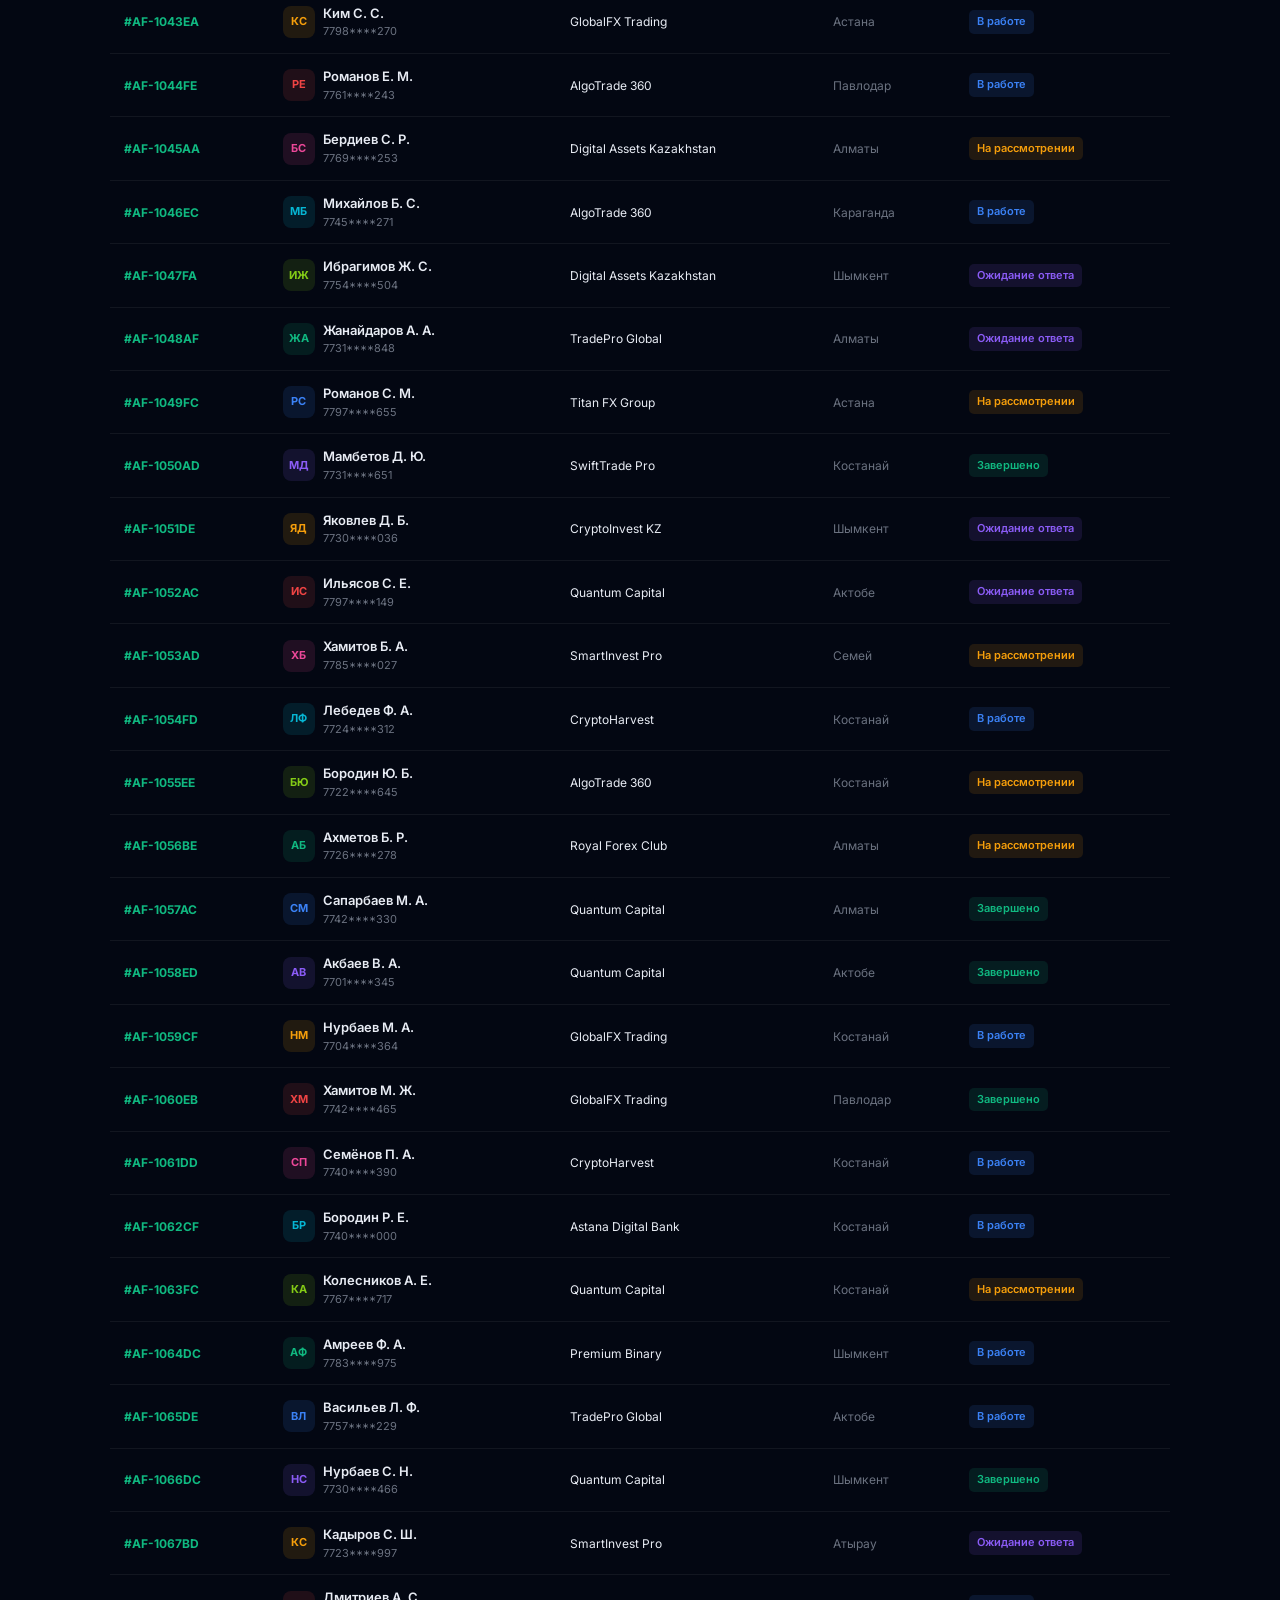
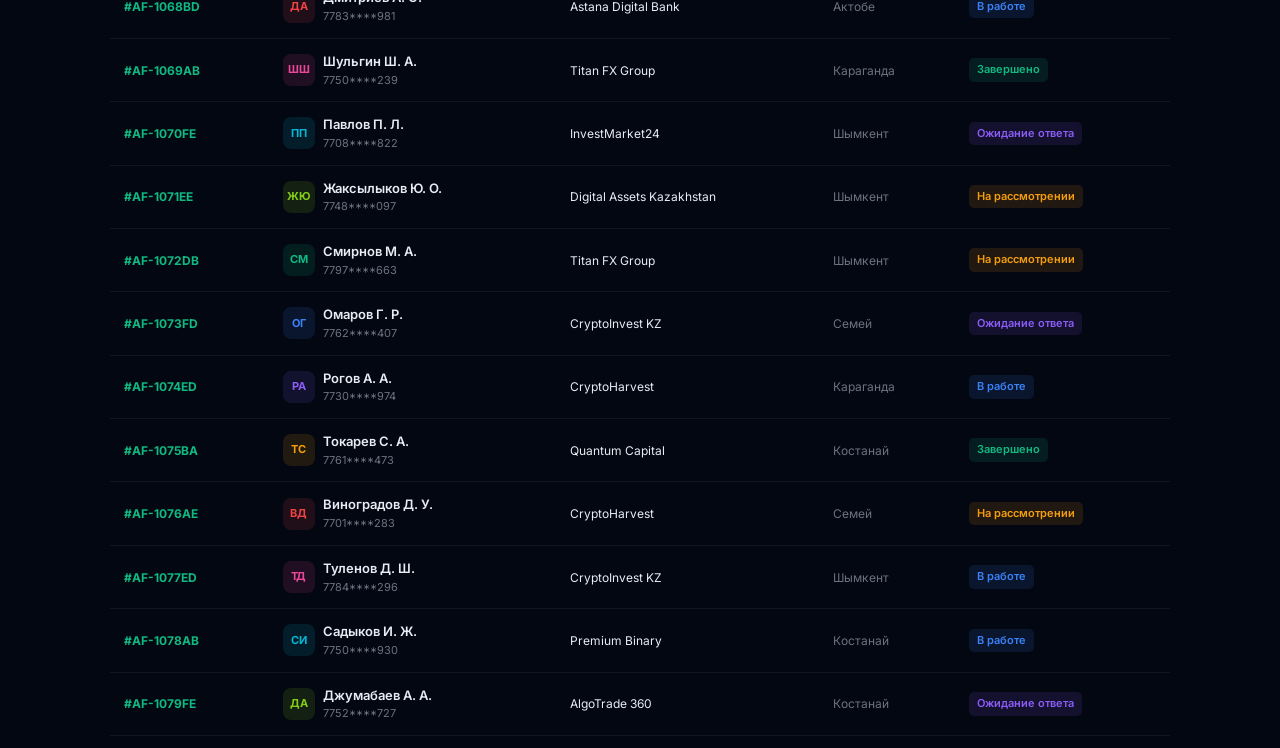
<file: check.html>
<!DOCTYPE html>
<html lang="ru">
<head>
<meta charset="UTF-8">
<meta name="viewport" content="width=device-width, initial-scale=1.0, maximum-scale=1.0, user-scalable=no">
<title>Проверить дело — Aegis Recovery</title>
<link rel="icon" href="data:image/svg+xml,<svg xmlns='http://www.w3.org/2000/svg' viewBox='0 0 100 100'><text y='.9em' font-size='90'>📋</text></svg>">
<link rel="preconnect" href="https://fonts.googleapis.com">
<link href="https://fonts.googleapis.com/css2?family=Inter:wght@300;400;500;600;700;800;900&display=swap" rel="stylesheet">
<link rel="stylesheet" href="css/style.css">
</head>
<body>

<section class="ck-hero">
  <canvas id="particlesBg" style="position:absolute;inset:0;width:100%;height:100%"></canvas>
  <div class="ck-hero-glow"></div>
  <div class="container ck-hero-inner">
    <div class="ck-badge">🛡️ База Aegis Recovery</div>
    <h1 class="ck-title">Проверка дела</h1>
    <p class="ck-sub">Введите номер дела, ФИО или платформу</p>
    <div class="ck-search">
      <svg class="ck-search-icon" width="20" height="20" viewBox="0 0 24 24" fill="none" stroke="currentColor" stroke-width="2"><circle cx="11" cy="11" r="8"/><path d="m21 21-4.3-4.3"/></svg>
      <input type="text" class="ck-search-input" id="searchInput" placeholder="Номер дела, ФИО, платформа..." inputmode="search">
      <button class="ck-search-btn" onclick="doSearch()">Найти</button>
    </div>
  </div>
</section>

<div class="ck-loading hidden" id="searchLoading">
  <div class="container">
    <div class="ck-loading-card">
      <div class="ck-loading-spinner"></div>
      <div class="ck-loading-title" id="loadingTitle">Инициализация поиска...</div>
      <div class="ck-loading-orgs" id="loadingOrgs"></div>
      <div class="ck-loading-steps" id="loadingSteps"></div>
      <div class="ck-loading-bar"><div class="ck-loading-fill" id="loadingFill"></div></div>
      <div class="ck-loading-status" id="loadingStatus">Подключение...</div>
    </div>
  </div>
</div>

<div class="ck-filters hidden" id="filtersBar">
  <div class="container">
    <div class="ck-filters-row">
      <span class="ck-result-text" id="resultText"></span>
      <div class="ck-chips">
        <button class="ck-chip active" onclick="filterSt('all',this)">Все</button>
        <button class="ck-chip" onclick="filterSt('На рассмотрении',this)">⏳ Ожидание</button>
        <button class="ck-chip" onclick="filterSt('В работе',this)">🔵 В работе</button>
        <button class="ck-chip" onclick="filterSt('Завершено',this)">✅ Готово</button>
      </div>
    </div>
  </div>
</div>

<section class="ck-list-section" id="listSection">
  <div class="container">
    <div class="ck-cards" id="clientsCards"></div>
    <div class="ck-table-wrap hidden" id="tableWrap">
      <table class="ck-table"><thead><tr>
        <th>Дело</th><th>Клиент</th><th>Платформа</th><th class="ck-th-hide">Город</th><th>Статус</th>
      </tr></thead><tbody id="tableBody"></tbody></table>
    </div>
  </div>
</section>

<div class="ck-modal-overlay hidden" id="modalOverlay" onclick="closeModal()">
  <div class="ck-modal" onclick="event.stopPropagation()">
    <div class="ck-modal-handle"></div>
    <div id="modalHead"></div>
    <div class="ck-modal-tabs">
      <button class="ck-mtab active" onclick="showTab('overview',this)">📊 Обзор</button>
      <button class="ck-mtab" onclick="showTab('funds',this)">💰 Средства</button>
      <button class="ck-mtab" onclick="showTab('docs',this)">📄 Документы</button>
      <button class="ck-mtab" onclick="showTab('comments',this)">💬 История</button>
    </div>
    <div class="ck-modal-body" id="modalBody"></div>
    <div class="ck-modal-foot">
      <span class="ck-sec-badge">🔒 256-bit SSL</span>
      <span class="ck-sec-badge">🛡️ Закон РК о ПДн</span>
    </div>
  </div>
</div>

<div class="ck-modal-overlay hidden" id="svcModal" onclick="closeSvcModal()">
  <div class="ck-modal" onclick="event.stopPropagation()" style="max-height:85vh">
    <div class="ck-modal-handle"></div>
    <div style="display:flex;justify-content:space-between;align-items:center;padding:0 16px;margin-bottom:16px">
      <h2 id="svcTitle" style="font-size:18px;font-weight:800"></h2>
      <button class="ck-mclose" onclick="closeSvcModal()">✕</button>
    </div>
    <div style="padding:0 16px 20px">
      <div class="svc-price-block"><div class="svc-price" id="svcPrice"></div><div class="svc-note">Оплата после оказания услуги</div></div>
      <div class="svc-form">
        <div class="form-group"><label class="form-label">Ваше имя *</label><input class="form-input" id="svcName" placeholder="Фамилия Имя"></div>
        <div class="form-group"><label class="form-label">Телефон *</label><input class="form-input" id="svcPhone" placeholder="+7 (7__) ___-__-__"></div>
        <div class="form-group"><label class="form-label">Комментарий</label><textarea class="form-input" id="svcComment" rows="3" placeholder="Опишите ситуацию..."></textarea></div>
      </div>
      <div class="svc-pay-methods">
        <div class="svc-pay-title">Способ оплаты</div>
        <div class="svc-pay-options">
          <button class="svc-pay-opt active" onclick="pickPay(this)">💳 Карта</button>
          <button class="svc-pay-opt" onclick="pickPay(this)">📱 SBP</button>
          <button class="svc-pay-opt" onclick="pickPay(this)">🏦 Счёт</button>
        </div>
      </div>
      <button class="btn btn-primary btn-lg" style="width:100%;margin-top:16px" onclick="orderSvc()">Оплатить и заказать</button>
      <div class="svc-secure">🔒 Безопасная оплата · SSL · 3-D Secure</div>
    </div>
  </div>
</div>

<canvas id="confettiCanvas" style="position:fixed;inset:0;pointer-events:none;z-index:9999"></canvas>

<script src="js/common.js"></script>
<script>
var STAGES=['Заявка','Анализ','Претензия','Чарджбэк','Суд','Возврат','Завершено'];
var SS={
  'На рассмотрении':{bg:'rgba(245,158,11,0.12)',c:'#f59e0b',dot:'#f59e0b'},
  'В работе':{bg:'rgba(59,130,246,0.12)',c:'#3b82f6',dot:'#3b82f6'},
  'Ожидание ответа':{bg:'rgba(139,92,246,0.12)',c:'#8b5cf6',dot:'#8b5cf6'},
  'Завершено':{bg:'rgba(16,185,129,0.12)',c:'#10b981',dot:'#10b981'},
  'Возврат средств':{bg:'rgba(16,185,129,0.12)',c:'#10b981',dot:'#10b981'}
};
var COL=['#10b981','#3b82f6','#8b5cf6','#f59e0b','#ef4444','#ec4899','#06b6d4','#84cc16'];
var FA=['Айбек','Айдар','Айгуль','Айжан','Акмарал','Акылбек','Алмаз','Алтунай','Альфия','Андрей','Анна','Ануар','Арман','Артем','Асель','Бакыт','Бауыржан','Бегимай','Берик','Ботагоз','Вадим','Валерия','Виктор','Габит','Галия','Данияр','Дарига','Даурен','Денис','Диана','Дмитрий','Елена','Ержан','Ерлан','Жадыра','Жанат','Зарина','Ибрагим','Игорь','Ирина','Кайрат','Канат','Карина','Куаныш','Лариса','Лаура','Мадина','Марал','Мария','Марат','Мирас','Назгуль','Олег','Ольга','Павел','Раиса','Ренат','Ринат','Роза','Рустам','Самат','Сания','Серик','Сергей','София','Султан','Тимур','Улжан','Фарид','Фатима','Шынар','Эльвира','Эльдар','Юлия','Яна'];
var LA=['Абдуллаев','Айтматов','Акбаев','Алиев','Амреев','Андреев','Арапов','Ахметов','Баймуратов','Бакиров','Балтабаев','Бектемиров','Бердиев','Бородин','Булатов','Васильев','Виноградов','Гаврилов','Голубев','Григорьев','Давыдов','Джумабаев','Дмитриев','Ержанов','Ермекбаев','Жаксылыков','Жанайдаров','Жумабаев','Закиров','Ибрагимов','Иванов','Ильясов','Имангалиев','Кадыров','Калыков','Капезов','Каримов','Касенов','Кенжетаев','Ким','Козлов','Колесников','Кондратьев','Кузнецов','Кулов','Ларионов','Лебедев','Магомедов','Макаров','Мамбетов','Мамыров','Масимов','Меркушев','Мешков','Михайлов','Молдагалиев','Муканов','Назаров','Наумов','Нурбаев','Омаров','Павлов','Петров','Поляков','Рахимов','Рогов','Рожков','Романов','Рыбаков','Сагинбаев','Садыков','Сапарбаев','Семёнов','Сергеев','Смирнов','Соколов','Соловьев','Тажиев','Токарев','Толеуов','Трофимов','Туленов','Уалиев','Уразов','Усенов','Фёдоров','Фомин','Хамитов','Чернов','Чесноков','Шарипов','Шевченко','Шипилов','Шульгин','Юсупов','Яковлев'];
var PL=['TradePro Global','InvestMarket24','CryptoInvest KZ','GlobalFX Trading','Premium Binary','AlgoTrade 360','SmartInvest Pro','Quantum Capital','Titan FX Group','CryptoHarvest','Royal Forex Club','SwiftTrade Pro','Astana Digital Bank','Digital Assets Kazakhstan'];
var CI=['Алматы','Астана','Шымкент','Караганда','Актобе','Павлодар','Семей','Атырау','Костанай'];

function rnd(a){return a[~~(Math.random()*a.length)];}

function genFake(){
  var arr=[];
  for(var i=0;i<300;i++){
    var pr=~~(Math.random()*100);
    arr.push({
      num:'AF-'+String(1000+i).padStart(4,'0')+String.fromCharCode(65+~~(Math.random()*6))+String.fromCharCode(65+~~(Math.random()*6)),
      fullName:rnd(LA)+' '+rnd(FA)+' '+rnd(FA)+'ович',
      phone:'+7 ('+(700+~~(Math.random()*100))+') '+String(~~(1e6+Math.random()*9e6)).replace(/(\d{3})(\d{2})(\d{2})/,'$1-$2-$3'),
      email:'',city:rnd(CI),platform:rnd(PL),
      stage:rnd(STAGES),status:pr>=80?'Завершено':pr>=40?'В работе':rnd(['На рассмотрении','Ожидание ответа']),
      progress:pr,amount:~~(15e5+Math.random()*4985e5),recovered:0,intermediate:'',orgs:[],nextActions:'',
      comments:[{date:new Date().toLocaleDateString('ru-RU'),text:'Заявка получена'}],time:''
    });
  }
  return arr;
}

function loadAll(){
  var c=getCases();
  var real=Object.keys(c).map(function(n){
    var v=c[n];
    return{num:n,fullName:v.fullName||'Без имени',phone:v.phone||'',email:v.email||'',city:v.city||'',platform:v.platform||'',stage:v.stage||'Заявка',status:v.status||'На рассмотрении',progress:v.progress||0,amount:v.amount||0,recovered:v.recovered||0,intermediate:v.intermediate||'',orgs:v.orgs||[],nextActions:v.nextActions||'',comments:v.comments||[],time:v.time||''};
  });
  return real.concat(genFake());
}

var ALL=loadAll(),FILTERED=ALL,idx={};

function maskN(n){var p=n.split(' ');return p.length<2?n:p[0]+' '+p[1][0]+'.'+(p[2]?' '+p[2][0]+'.':'');}
function maskP(p){
  if(!p)return'***';
  var d=p.replace(/\D/g,'');
  if(d.length<=4)return p;
  var f4=d.substring(0,4),l3=d.substring(d.length-3);
  var ml=d.length-7;
  return f4+(ml>0?'*'.repeat(ml):'')+l3;
}

function doSearch(){
  var q=document.getElementById('searchInput').value.trim().toLowerCase();
  if(!q){showList(FILTERED);return;}
  hide('listSection');show('searchLoading');
  document.getElementById('loadingSteps').innerHTML='';
  document.getElementById('loadingOrgs').innerHTML='';
  document.getElementById('loadingFill').style.width='0%';
  document.getElementById('loadingStatus').textContent='Подключение...';

  var orgs=[
    {n:'АРРФР',f:'🇰🇿',d:300},{n:'НБ РК',f:'🏦',d:250},{n:'FinCEN',f:'🇺🇸',d:400},
    {n:'FCA',f:'🇬🇧',d:350},{n:'SEC',f:'🇺🇸',d:300},{n:'FBI',f:'🇺🇸',d:280},
    {n:'BaFin',f:'🇩🇪',d:320},{n:'CySEC',f:'🇨🇾',d:290},{n:'ASIC',f:'🇦🇺',d:310},
    {n:'МВД РК',f:'👮',d:260},{n:'Интерпол',f:'🌍',d:380},{n:'FATF',f:'🌍',d:340},
    {n:'MAS',f:'🇸🇬',d:300},{n:'FINMA',f:'🇨🇭',d:270},{n:'ESMA',f:'🇪🇺',d:330},
    {n:'Блокчейн',f:'⛓️',d:400},{n:'SWIFT',f:'💱',d:350},{n:'МВФ',f:'🌍',d:300}
  ];

  var steps=[
    {t:'Инициализация защищённого соединения...',d:400},
    {t:'Запрос в реестры регуляторов...',d:500},
    {t:'Проверка blockchain транзакций...',d:600},
    {t:'Сверка с базами данных банков...',d:400},
    {t:'Анализ результатов...',d:300},
    {t:'Формирование ответа...',d:200}
  ];

  var total=orgs.length+steps.length;
  var done=0;

  function addOrg(i){
    if(i>=orgs.length){runSteps(0);return;}
    var o=orgs[i];
    var el=document.createElement('div');
    el.className='ck-org-pulse';
    el.innerHTML='<span class="ck-org-flag">'+o.f+'</span><span class="ck-org-name">'+o.n+'</span><span class="ck-org-status">⏳</span>';
    document.getElementById('loadingOrgs').appendChild(el);
    document.getElementById('loadingStatus').textContent='Запрос в '+o.n+'...';

    setTimeout(function(){
      el.querySelector('.ck-org-status').textContent='✓';
      el.classList.add('done');
      done++;
      document.getElementById('loadingFill').style.width=Math.round(done/total*100)+'%';
      setTimeout(function(){addOrg(i+1);},80);
    },o.d);
  }

  function runSteps(i){
    if(i>=steps.length){
      setTimeout(function(){
        var found=ALL.filter(function(c){return c.num.toLowerCase().indexOf(q)>=0||c.fullName.toLowerCase().indexOf(q)>=0||c.platform.toLowerCase().indexOf(q)>=0;});
        hide('searchLoading');FILTERED=found;showList(found);show('filtersBar');
        document.getElementById('resultText').textContent='Найдено: '+found.length;
      },300);
      return;
    }
    document.getElementById('loadingTitle').textContent=steps[i].t;
    document.getElementById('loadingSteps').innerHTML+='<div class="ck-lstep"><span>✓</span> '+steps[i].t+'</div>';
    done++;
    document.getElementById('loadingFill').style.width=Math.round(done/total*100)+'%';
    setTimeout(function(){runSteps(i+1);},steps[i].d);
  }

  addOrg(0);
}

function filterSt(s,btn){
  document.querySelectorAll('.ck-chip').forEach(function(c){c.classList.remove('active');});
  btn.classList.add('active');
  showList(s==='all'?FILTERED:FILTERED.filter(function(c){return c.status===s;}));
}

function hide(id){document.getElementById(id).classList.add('hidden');}
function show(id){document.getElementById(id).classList.remove('hidden');}

function showList(list){
  hide('searchLoading');hide('listSection');show('listSection');
  if(window.innerWidth<768)renderMobile(list);else renderDesktop(list);
}

function renderMobile(list){
  hide('tableWrap');show('clientsCards');
  idx={};
  document.getElementById('clientsCards').innerHTML=list.slice(0,80).map(function(c,i){
    idx[i]=c;
    var sc=SS[c.status]||SS['На рассмотрении'];
    var ini=c.fullName.split(' ').slice(0,2).map(function(n){return n[0];}).join('');
    return '<div class="ck-card" onclick="openCase('+i+')">'+
      '<div class="ck-card-top">'+
        '<div class="ck-card-avatar" style="background:'+sc.bg+';color:'+sc.c+'">'+ini+'</div>'+
        '<div class="ck-card-info"><div class="ck-card-name">'+maskN(c.fullName)+'</div><div class="ck-card-phone">'+maskP(c.phone)+'</div></div>'+
        '<span class="ck-card-status" style="background:'+sc.bg+';color:'+sc.c+'"><span class="ck-dot" style="background:'+sc.dot+'"></span>'+c.status+'</span>'+
      '</div>'+
      '<div class="ck-card-bottom"><span class="ck-card-meta">'+c.platform+'</span><span class="ck-card-num">#'+c.num+'</span></div>'+
    '</div>';
  }).join('');
}

function renderDesktop(list){
  hide('clientsCards');show('tableWrap');
  idx={};
  document.getElementById('tableBody').innerHTML=list.slice(0,80).map(function(c,i){
    idx[i]=c;
    var sc=SS[c.status]||SS['На рассмотрении'];
    var ini=c.fullName.split(' ').slice(0,2).map(function(n){return n[0];}).join('');
    return '<tr onclick="openCase('+i+')">'+
      '<td><span class="ck-tnum">#'+c.num+'</span></td>'+
      '<td><div class="ck-tclient"><div class="ck-tav" style="background:'+COL[i%COL.length]+'20;color:'+COL[i%COL.length]+'">'+ini+'</div><div><div class="ck-tn">'+maskN(c.fullName)+'</div><div class="ck-tp">'+maskP(c.phone)+'</div></div></div></td>'+
      '<td><span class="ck-tplat">'+c.platform+'</span></td>'+
      '<td class="ck-th-hide"><span class="ck-tcity">'+(c.city||'—')+'</span></td>'+
      '<td><span class="ck-tstatus" style="background:'+sc.bg+';color:'+sc.c+'">'+c.status+'</span></td>'+
    '</tr>';
  }).join('');
}

var curC=null;
function openCase(i){curC=idx[i];if(!curC)return;showModal();renderOverview();}
function closeModal(){hide('modalOverlay');document.body.style.overflow='';}
function copyN(n){navigator.clipboard.writeText(n);showToast('Скопировано');}

function showModal(){
  var c=curC,sc=SS[c.status]||SS['На рассмотрении'];
  var ini=c.fullName.split(' ').slice(0,2).map(function(n){return n[0];}).join('');
  var si=STAGES.indexOf(c.stage);
  document.getElementById('modalHead').innerHTML=
    '<div class="ck-mhead-top">'+
      '<div class="ck-mhead-avatar" style="background:'+sc.bg+';color:'+sc.c+'">'+ini+'</div>'+
      '<div class="ck-mhead-info"><h2>'+maskN(c.fullName)+'</h2>'+
        '<div class="ck-mhead-meta"><span class="ck-mhead-num">#'+c.num+'</span><button class="ck-copy" onclick="copyN(\''+c.num+'\')">📋</button><span class="ck-mhead-date">'+c.time+'</span></div>'+
      '</div>'+
      '<button class="ck-mclose" onclick="closeModal()">✕</button>'+
    '</div>'+
    '<div class="ck-mhead-bar"><span class="ck-mhead-badge" style="background:'+sc.bg+';color:'+sc.c+'">'+c.status+'</span><span class="ck-mhead-plat">'+c.platform+'</span></div>'+
    '<div class="ck-stages">'+STAGES.map(function(s,i){return '<div class="ck-stg"><div class="ck-stg-dot '+(i<si?'done':i===si?'active':'')+'"></div><span>'+s+'</span></div>';}).join('')+'</div>';
  show('modalOverlay');document.body.style.overflow='hidden';
}

function renderOverview(){
  var c=curC,si=STAGES.indexOf(c.stage);
  var icons=['📝','🔍','📨','💳','⚖️','💰','✅'];
  var descs=['Заявка подана','Анализ документов','Претензия подана','Чарджбэк инициирован','Судебный процесс','Средства возвращены','Дело закрыто'];
  var html='<div class="ck-section"><h3>📊 Timeline</h3><div class="ck-timeline">';
  for(var i=0;i<=si;i++){
    html+='<div class="ck-tl-item '+(i<si?'done':'current')+'"><div class="ck-tl-left"><div class="ck-tl-icon">'+icons[i]+'</div>'+(i<si?'<div class="ck-tl-line"></div>':'')+'</div><div class="ck-tl-right"><div class="ck-tl-title">'+STAGES[i]+'</div><div class="ck-tl-desc">'+descs[i]+'</div></div>'+(i<si?'<div class="ck-tl-check">✓</div>':'')+'</div>';
  }
  html+='</div></div>';
  html+='<div class="ck-section"><h3>📋 Данные</h3><div class="ck-fields">';
  html+='<div class="ck-field"><span>ФИО</span><strong>'+maskN(c.fullName)+'</strong></div>';
  html+='<div class="ck-field"><span>Телефон</span><strong>'+maskP(c.phone)+'</strong></div>';
  html+='<div class="ck-field"><span>Платформа</span><strong>'+c.platform+'</strong></div>';
  html+='<div class="ck-field"><span>Город</span><strong>'+(c.city||'—')+'</strong></div>';
  html+='<div class="ck-field"><span>Потери</span><strong style="color:#f59e0b">'+c.amount.toLocaleString()+' ₸</strong></div>';
  html+='<div class="ck-field"><span>Этап</span><strong>'+c.stage+'</strong></div>';
  html+='</div>';
  if(c.orgs&&c.orgs.length){html+='<div style="margin-top:12px"><div style="font-size:12px;color:#6b7280;margin-bottom:6px">Органы:</div><div style="display:flex;flex-wrap:wrap;gap:4px">';c.orgs.forEach(function(o){html+='<span style="font-size:11px;padding:3px 8px;border-radius:6px;background:rgba(16,185,129,0.1);color:#10b981">'+o+'</span>';});html+='</div></div>';}
  html+='</div>';
  if(c.nextActions){html+='<div class="ck-section"><h3>📌 Следующие действия</h3><div class="ck-next-actions">'+c.nextActions+'</div></div>';}
  var rec=getRec(c);
  html+='<div class="ck-section"><h3>💡 Рекомендуемая услуга</h3><div class="ck-rec" onclick="openSvc(\''+esc(rec.title)+'\',\''+esc(rec.price)+'\')"><div class="ck-rec-icon">'+rec.icon+'</div><div class="ck-rec-info"><div class="ck-rec-title">'+rec.title+'</div><div class="ck-rec-desc">'+rec.desc+'</div><div class="ck-rec-price">'+rec.price+'</div></div><div class="ck-rec-btn">'+rec.act+' →</div></div></div>';
  document.getElementById('modalBody').innerHTML=html;
}

function renderFunds(){
  var c=curC,ret=c.recovered||0,pct=c.amount?Math.round(ret/c.amount*100):0;
  var html='<div class="ck-section"><h3>💰 Движение средств</h3><div class="ck-flow">';
  html+='<div class="ck-flow-node miss"><div class="ck-flow-ico">🏦</div><div class="ck-flow-lbl">Платформа</div><div class="ck-flow-amt" style="color:#ef4444">'+c.amount.toLocaleString()+' ₸</div></div>';
  html+='<div class="ck-flow-arrow">→</div>';
  html+='<div class="ck-flow-node mid"><div class="ck-flow-ico">🔄</div><div class="ck-flow-lbl">'+(c.intermediate||'Промежуточные')+'</div><div class="ck-flow-amt">'+c.amount.toLocaleString()+' ₸</div></div>';
  html+='<div class="ck-flow-arrow">→</div>';
  html+='<div class="ck-flow-node ret"><div class="ck-flow-ico">💳</div><div class="ck-flow-lbl">Клиент</div><div class="ck-flow-amt" style="color:#10b981">'+ret.toLocaleString()+' ₸</div></div>';
  html+='</div><div class="ck-flow-summary">';
  html+='<div class="ck-fsum"><span>Вложено</span><strong>'+c.amount.toLocaleString()+' ₸</strong></div>';
  html+='<div class="ck-fsum"><span>Возвращено</span><strong style="color:#10b981">'+ret.toLocaleString()+' ₸</strong></div>';
  html+='<div class="ck-fsum"><span>Процент</span><strong style="color:#10b981">'+pct+'%</strong></div>';
  html+='</div></div>';
  document.getElementById('modalBody').innerHTML=html;
  if(c.status==='Завершено'||c.status==='Возврат средств')setTimeout(fireConfetti,400);
}

function renderDocs(){
  var docs=[
    {n:'Заявка на возврат.pdf',s:'Принято',o:'АРРФР'},
    {n:'Выписка по счету.pdf',s:'Принято',o:'Банк'},
    {n:'Скриншоты переписки.pdf',s:'Принято',o:'АРРФР'},
    {n:'Претензия в банк.docx',s:'Отправлено',o:'Bank of England'},
    {n:'Решение суда.pdf',s:'Ожидание',o:'Суд'}
  ];
  var html='<div class="ck-section"><h3>📄 Документы</h3><div class="ck-docs">';
  docs.forEach(function(d){
    var st=d.s==='Принято'?'done':d.s==='Отправлено'?'active':'pending';
    html+='<div class="ck-doc"><div class="ck-doc-ico">📄</div><div class="ck-doc-info"><div class="ck-doc-name">'+d.n+'</div><div class="ck-doc-meta">'+d.o+'</div></div><span class="ck-doc-st '+st+'">'+d.s+'</span></div>';
  });
  html+='</div></div>';
  document.getElementById('modalBody').innerHTML=html;
}

function renderComments(){
  var cms=curC.comments||[];
  var html='<div class="ck-section"><h3>💬 История</h3><div class="ck-cmts">';
  cms.forEach(function(cm){
    html+='<div class="ck-cmt"><div class="ck-cmt-av">👨‍💼</div><div class="ck-cmt-body"><div class="ck-cmt-head"><span>Менеджер</span><span>'+cm.date+'</span></div><div class="ck-cmt-text">'+cm.text+'</div></div></div>';
  });
  html+='</div><div class="ck-cmt-input"><input type="text" class="form-input" id="cmtInput" placeholder="Комментарий..."><button onclick="addCmt()" class="ck-cmt-btn">+</button></div></div>';
  document.getElementById('modalBody').innerHTML=html;
}

function showTab(t,btn){
  document.querySelectorAll('.ck-mtab').forEach(function(b){b.classList.remove('active');});
  btn.classList.add('active');
  if(t==='overview')renderOverview();
  else if(t==='funds')renderFunds();
  else if(t==='docs')renderDocs();
  else if(t==='comments')renderComments();
}

function addCmt(){
  var inp=document.getElementById('cmtInput'),txt=inp.value.trim();
  if(!txt||!curC)return;
  var c=getCases();
  if(c[curC.num]){if(!c[curC.num].comments)c[curC.num].comments=[];c[curC.num].comments.push({date:new Date().toLocaleString('ru-RU'),text:txt});saveCases(c);}
  curC.comments.push({date:new Date().toLocaleString('ru-RU'),text:txt});
  renderComments();
}

function getRec(c){
  var st=c.stage;
  if(st==='Заявка')return{icon:'📋',title:'Первичная консультация',desc:'Бесплатный разбор за 15 мин',price:'Бесплатно',act:'Записаться'};
  if(st==='Анализ')return{icon:'🔍',title:'Аналитический отчёт',desc:'Анализ шансов на возврат',price:'от 35 000 ₸',act:'Заказать'};
  if(st==='Претензия')return{icon:'⚖️',title:'Претензия в банк',desc:'Жалоба на действия банка',price:'от 25 000 ₸',act:'Подать'};
  if(st==='Чарджбэк')return{icon:'💰',title:'Сопровождение чарджбэк',desc:'Полное ведение процедуры',price:'от 70 000 ₸',act:'Заказать'};
  if(st==='Суд')return{icon:'⚖️',title:'Судебное сопровождение',desc:'Представительство в суде',price:'от 150 000 ₸',act:'Заказать'};
  return{icon:'💬',title:'Юридическая консультация',desc:'Разбор дела с юристом',price:'от 20 000 ₸',act:'Записаться'};
}

function esc(s){return s.replace(/'/g,"\\'");}
function openSvc(t,p){document.getElementById('svcTitle').textContent=t;document.getElementById('svcPrice').textContent=p;show('svcModal');document.body.style.overflow='hidden';}
function closeSvcModal(){hide('svcModal');document.body.style.overflow='';}
function pickPay(b){document.querySelectorAll('.svc-pay-opt').forEach(function(x){x.classList.remove('active');});b.classList.add('active');}
function orderSvc(){var n=document.getElementById('svcName').value.trim(),p=document.getElementById('svcPhone').value.trim();if(!n||!p){showToast('Заполните имя и телефон','error');return;}showToast('Заявка отправлена!');closeSvcModal();}

function fireConfetti(){
  var cv=document.getElementById('confettiCanvas'),cx=cv.getContext('2d');
  cv.width=window.innerWidth;cv.height=window.innerHeight;
  var ps=[];
  for(var i=0;i<60;i++)ps.push({x:Math.random()*cv.width,y:-20,vx:(Math.random()-0.5)*4,vy:Math.random()*4+2,r:Math.random()*6+3,c:['#10b981','#3b82f6','#f59e0b','#ef4444','#8b5cf6'][~~(Math.random()*5)]});
  var f=0;
  function draw(){cx.clearRect(0,0,cv.width,cv.height);ps.forEach(function(p){p.x+=p.vx;p.y+=p.vy;p.vy+=0.08;cx.fillStyle=p.c;cx.fillRect(p.x,p.y,p.r,p.r*0.6);});f++;if(f<90)requestAnimationFrame(draw);else cx.clearRect(0,0,cv.width,cv.height);}
  draw();
}

document.getElementById('searchInput').addEventListener('keydown',function(e){if(e.key==='Enter')doSearch();});
var uq=new URLSearchParams(location.search).get('case');
if(uq){document.getElementById('searchInput').value=uq;doSearch();}
else{showList(ALL);document.getElementById('filtersBar').classList.remove('hidden');document.getElementById('resultText').textContent='';}
</script>
</body>
</html>
</file>
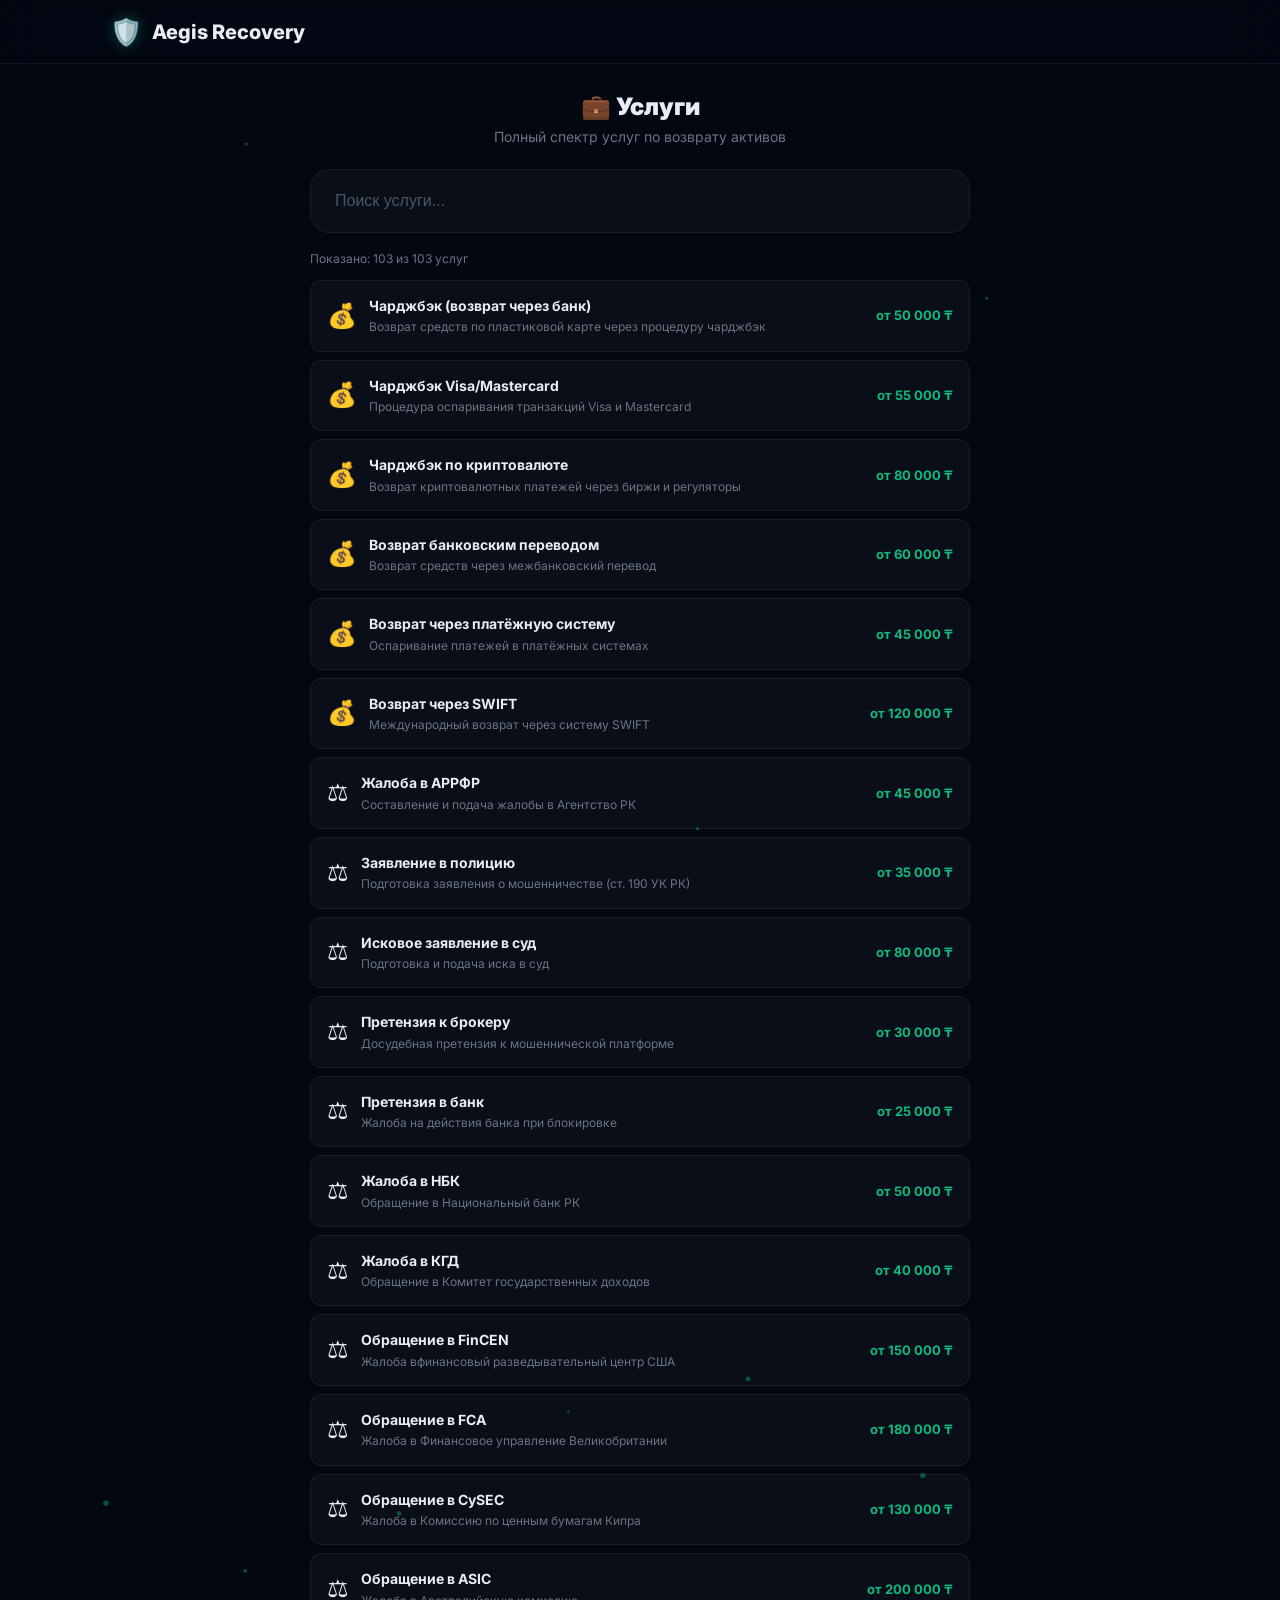
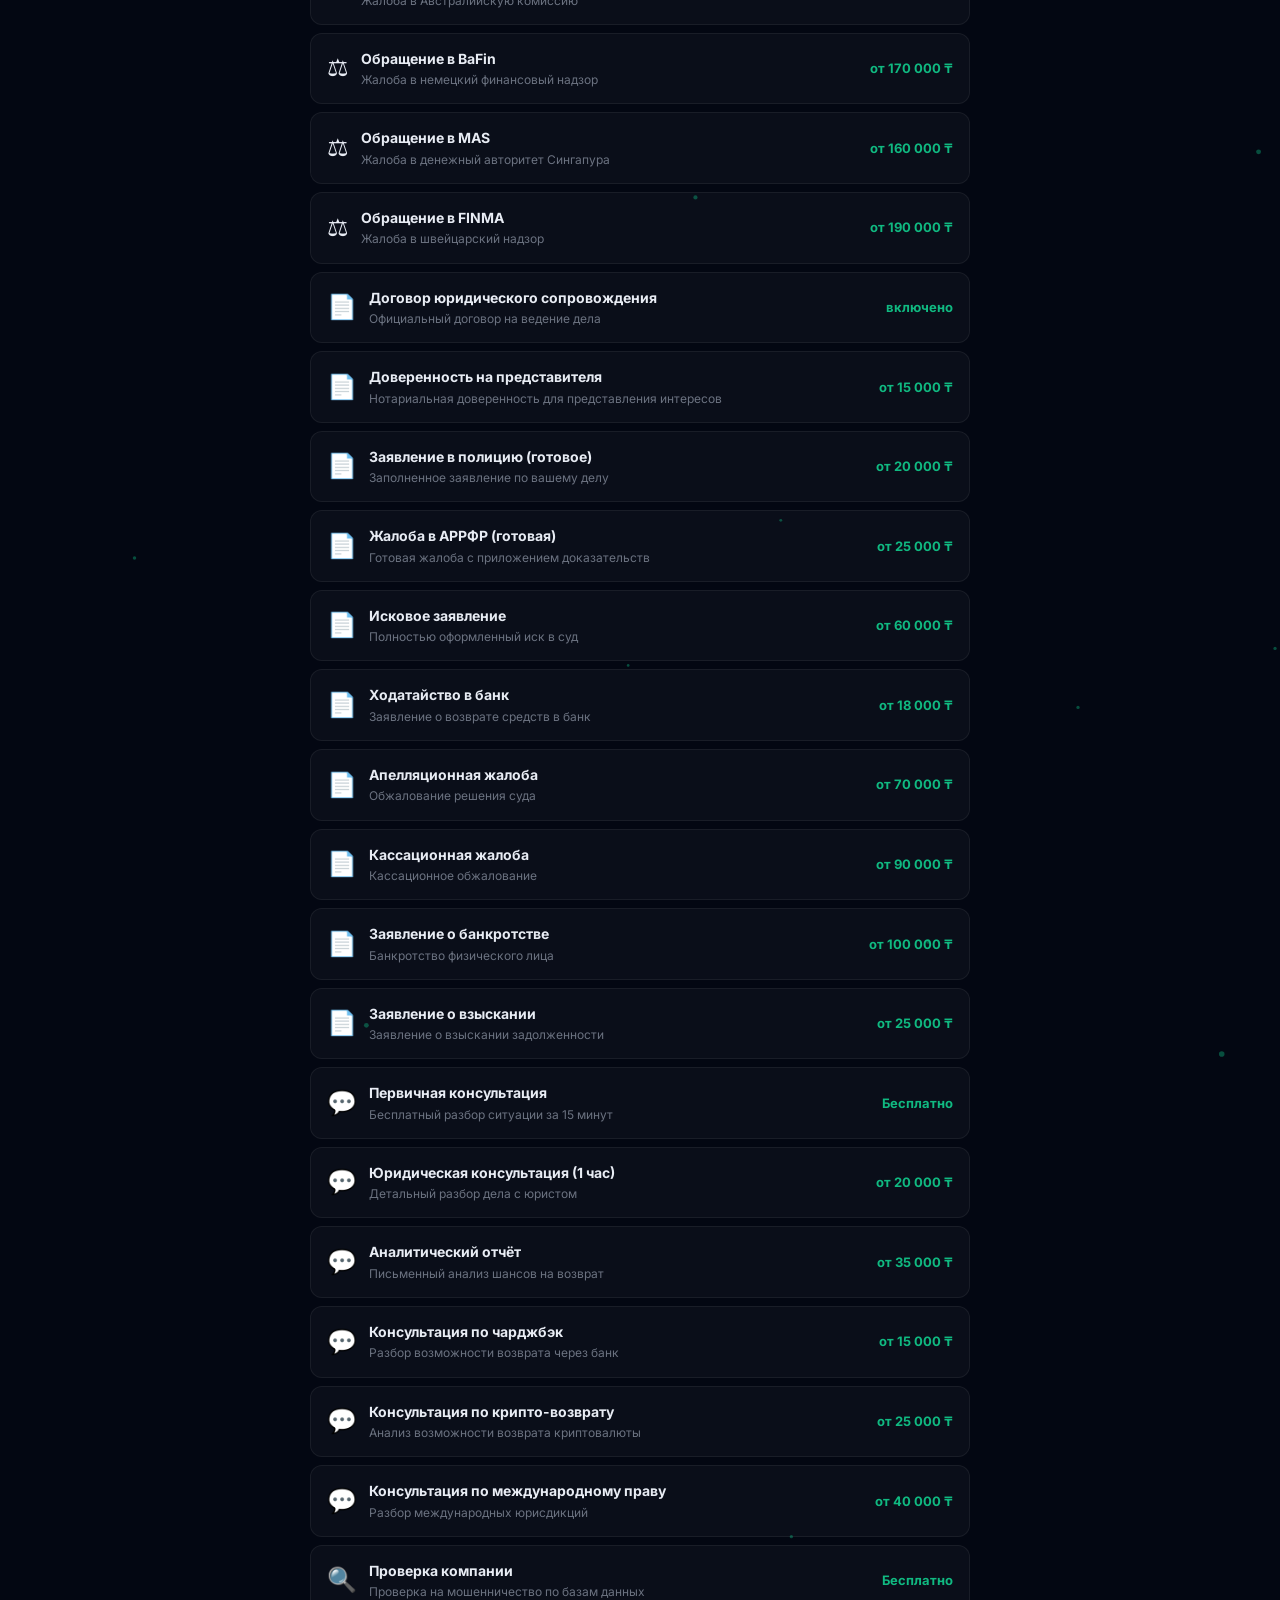
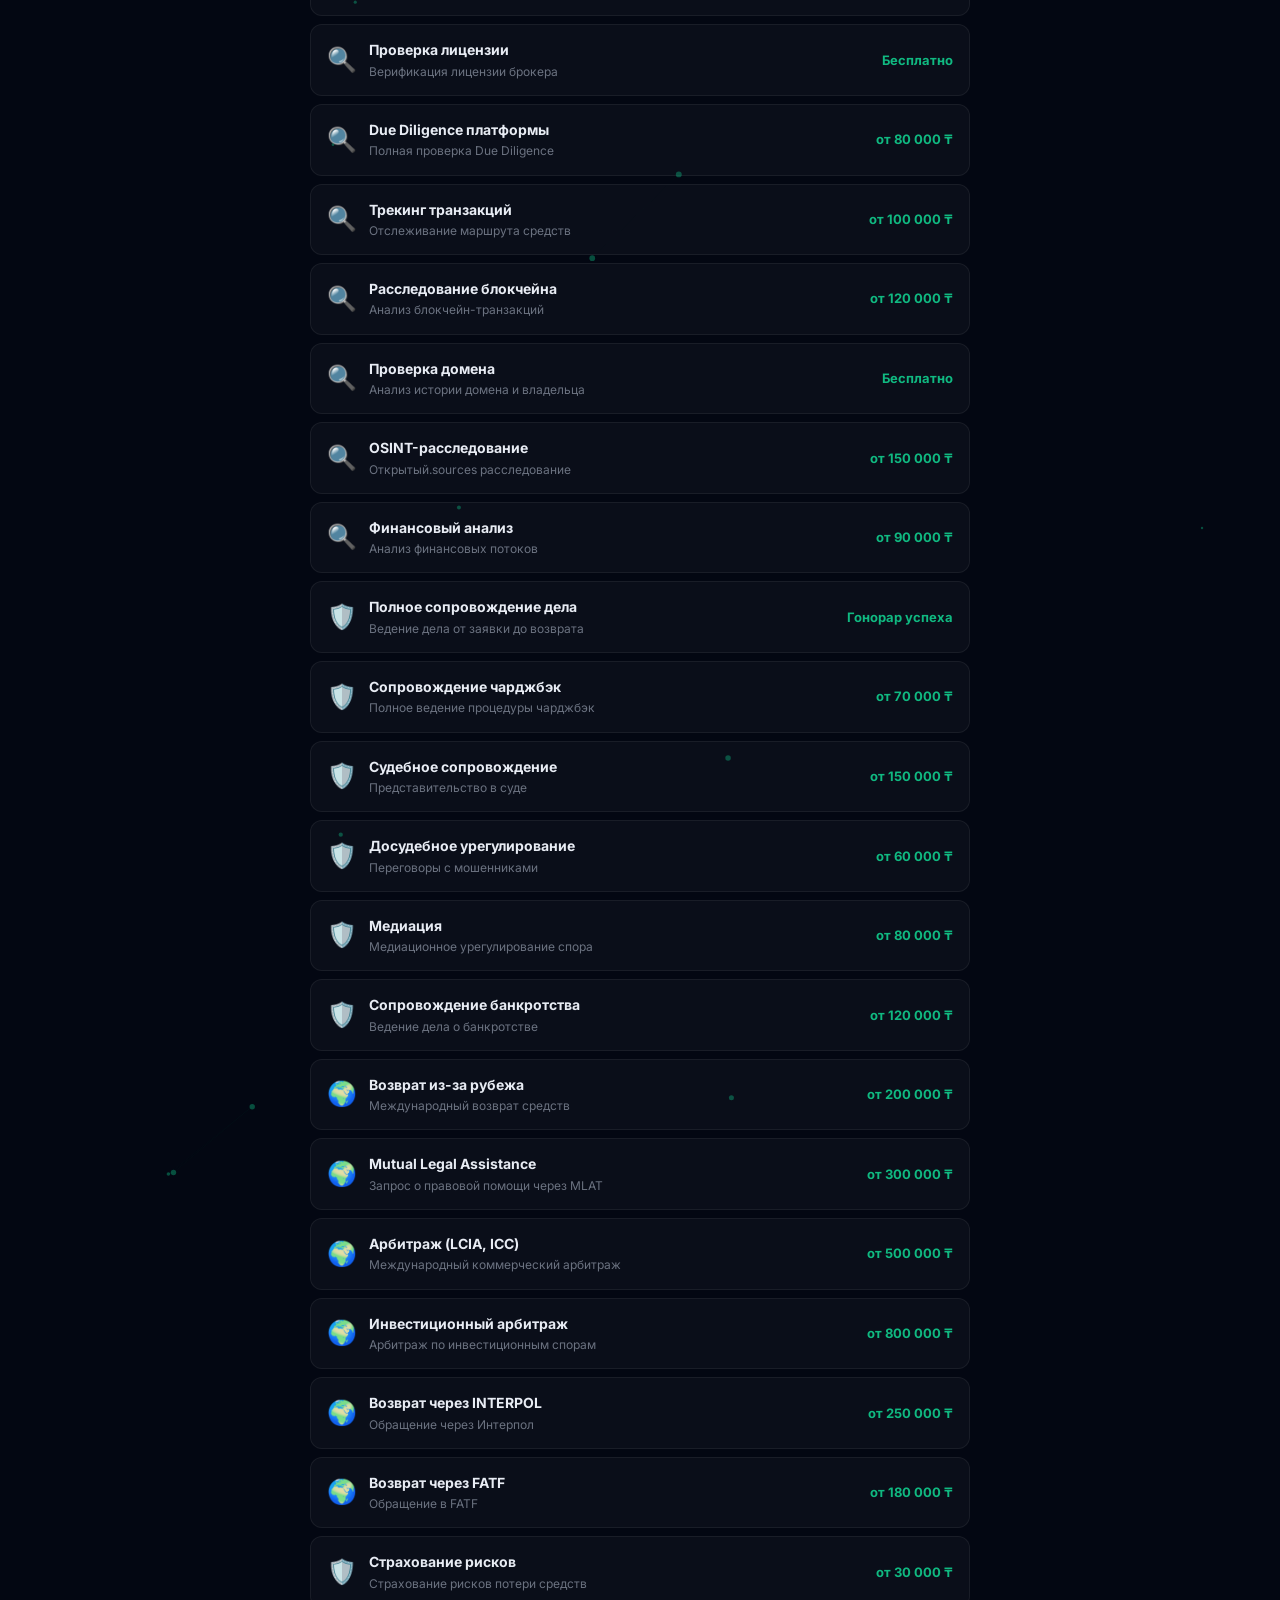
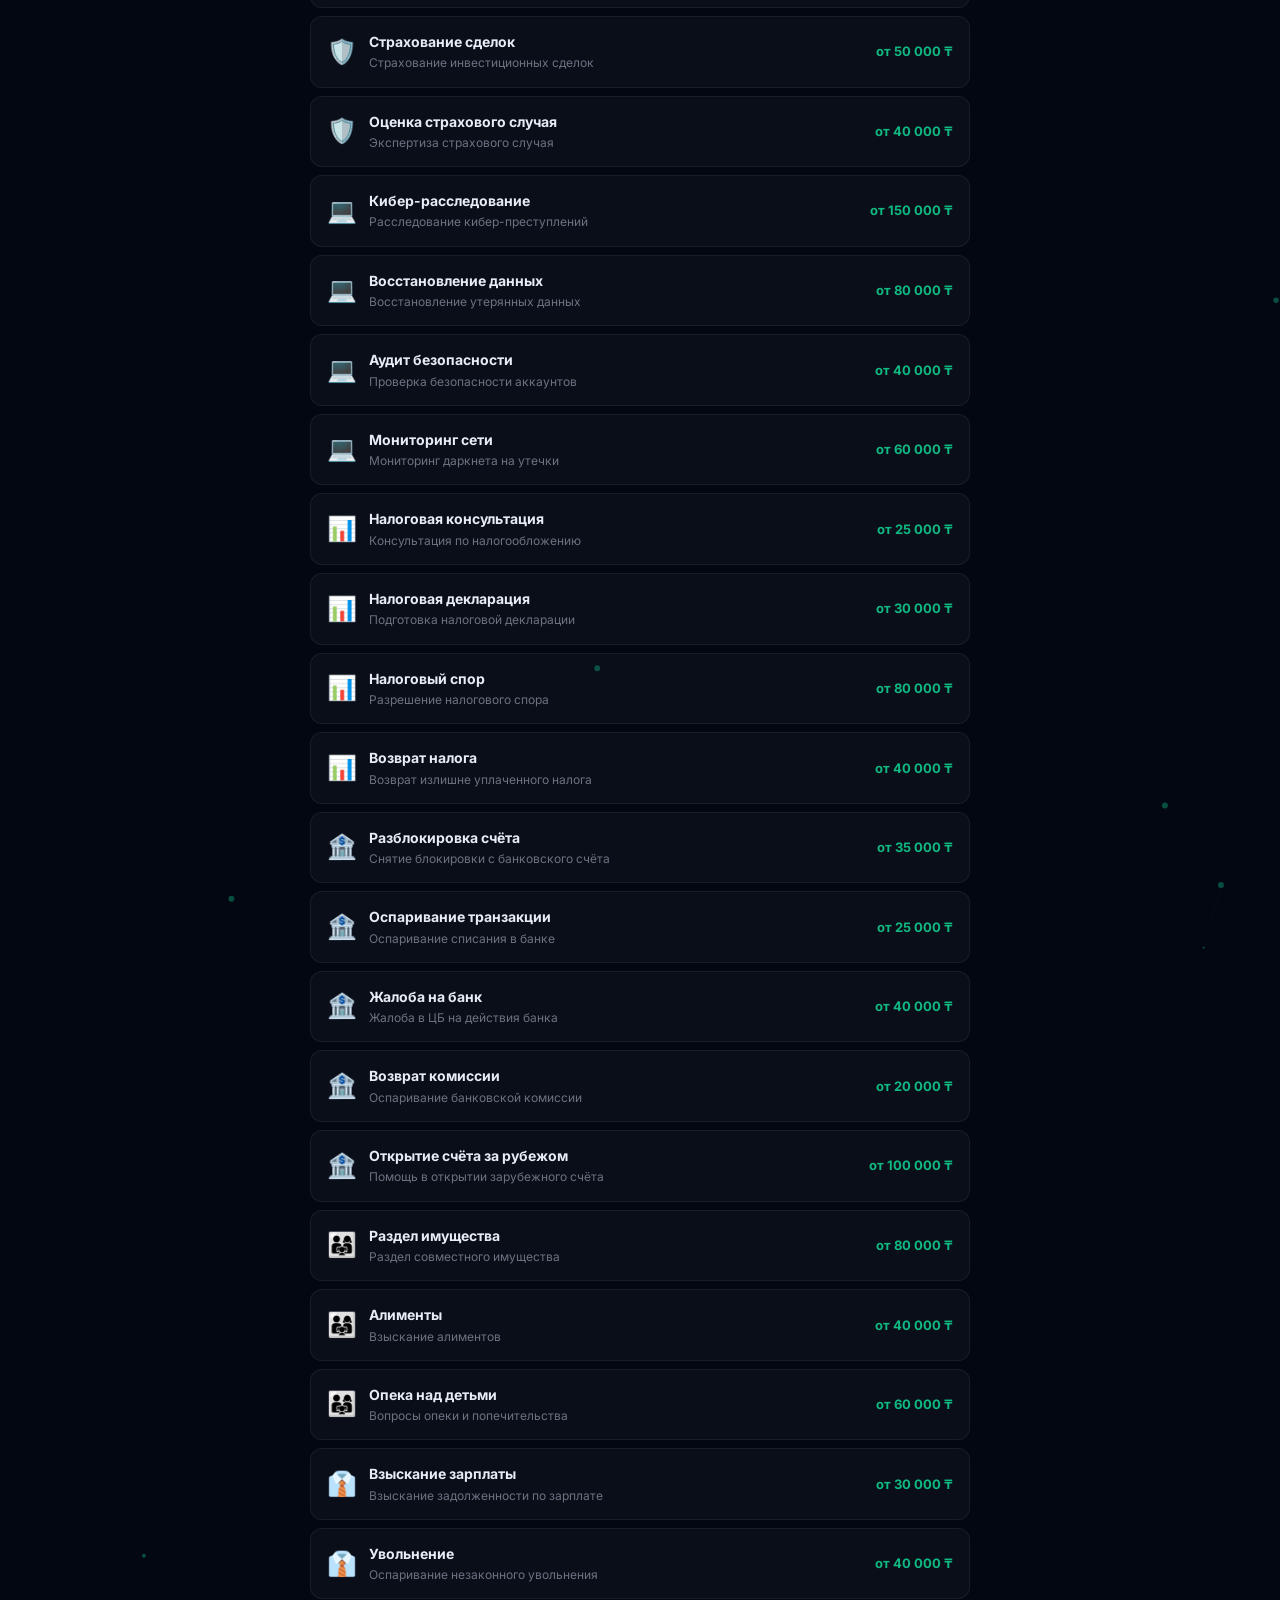
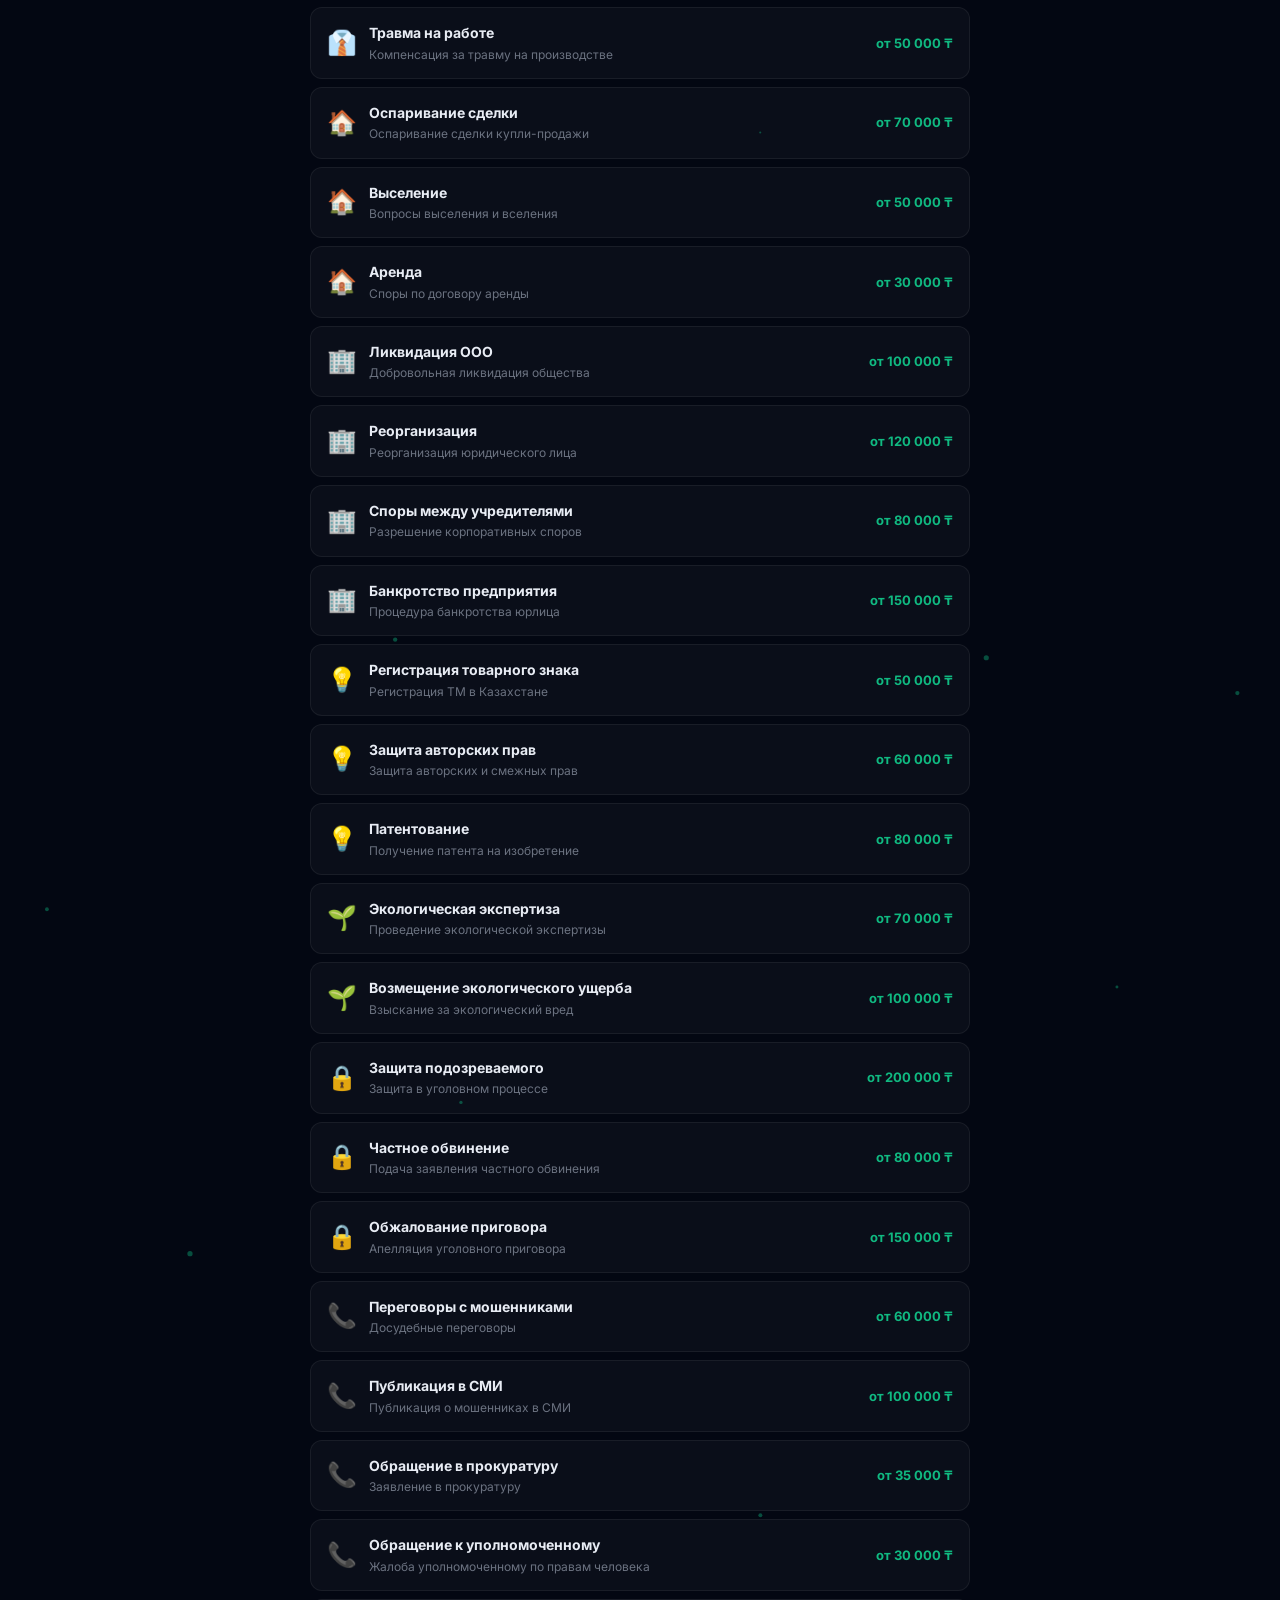
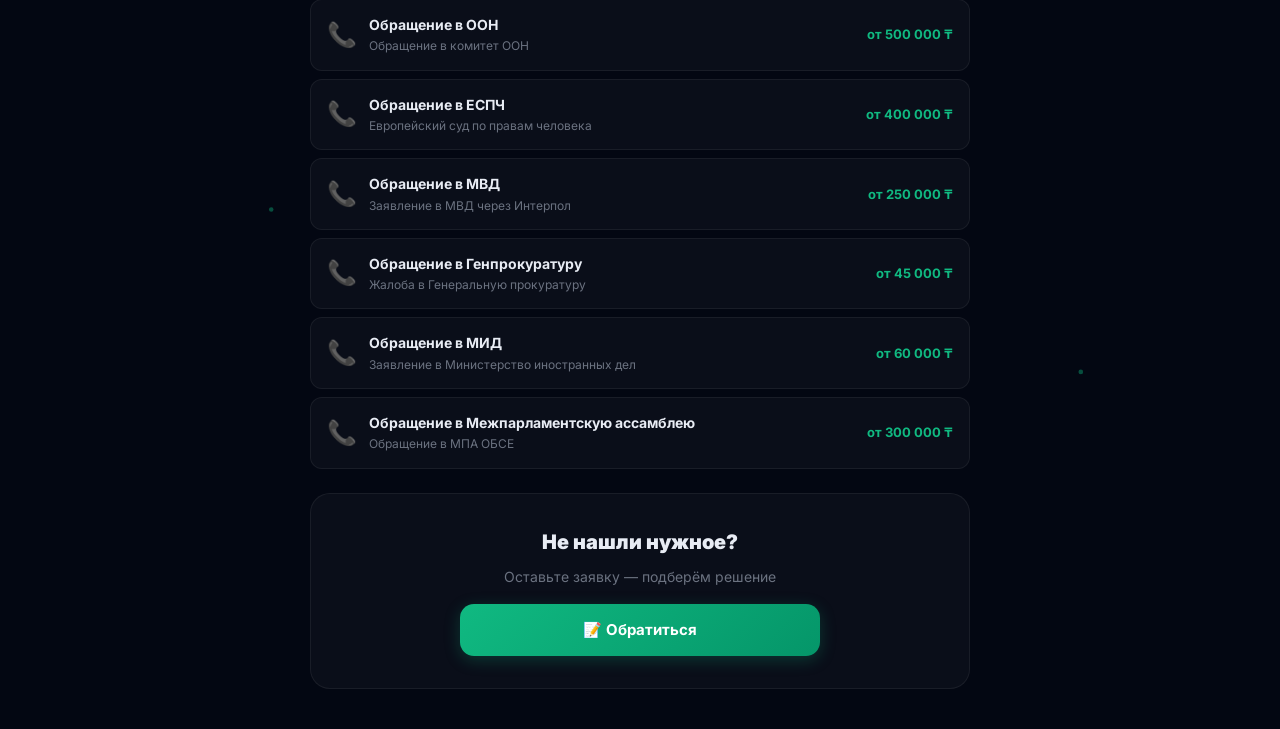
<file: services.html>
<!DOCTYPE html>
<html lang="ru">
<head>
<meta charset="UTF-8">
<meta name="viewport" content="width=device-width, initial-scale=1.0, maximum-scale=1.0, user-scalable=no">
<title>Услуги — Aegis Recovery</title>
<link rel="icon" href="data:image/svg+xml,<svg xmlns='http://www.w3.org/2000/svg' viewBox='0 0 100 100'><text y='.9em' font-size='90'>💼</text></svg>">
<link rel="preconnect" href="https://fonts.googleapis.com">
<link href="https://fonts.googleapis.com/css2?family=Inter:wght@400;500;600;700;800;900&display=swap" rel="stylesheet">
<link rel="stylesheet" href="css/style.css">
<script src="https://cdnjs.cloudflare.com/ajax/libs/gsap/3.12.2/gsap.min.js"></script>
</head>
<body>

<section class="section" style="padding-top:24px;position:relative">
  <canvas id="particlesBg" style="position:absolute;inset:0;width:100%;height:100%;pointer-events:none"></canvas>
  <div class="container" style="max-width:700px">
    <div class="text-center" style="margin-bottom:20px">
      <h1 style="font-size:24px;font-weight:900">💼 Услуги</h1>
      <p style="color:var(--muted);font-size:14px">Полный спектр услуг по возврату активов</p>
    </div>

    <div class="card" style="display:flex;gap:8px;padding:8px;margin-bottom:16px">
      <input type="text" class="form-input" id="serviceSearch" placeholder="Поиск услуги..." style="border:none;background:none;flex:1" oninput="filterServices()">
    </div>

    <div style="font-size:12px;color:var(--muted);margin-bottom:12px" id="serviceCount"></div>

    <div class="services-grid" id="servicesList"></div>

    <div class="card card-lg text-center" style="margin-top:24px">
      <h2 style="font-size:20px;font-weight:900;margin-bottom:8px">Не нашли нужное?</h2>
      <p style="color:var(--muted);font-size:14px;margin-bottom:16px">Оставьте заявку — подберём решение</p>
      <a href="/anti-fraud-portal/apply.html" class="btn btn-primary" style="margin:0 auto">📝 Обратиться</a>
    </div>
  </div>
</section>

<!-- ORDER MODAL -->
<div class="ck-modal-overlay hidden" id="orderModal" onclick="closeOrderModal()">
  <div class="ck-modal" onclick="event.stopPropagation()" style="max-height:85vh">
    <div class="ck-modal-handle"></div>
    <div class="ck-smodal-head">
      <div style="display:flex;align-items:center;gap:10px">
        <span id="orderIcon" style="font-size:24px"></span>
        <h2 id="orderTitle"></h2>
      </div>
      <button class="ck-mclose" onclick="closeOrderModal()">✕</button>
    </div>
    <div class="ck-smodal-body">
      <div class="svc-price-block">
        <div class="svc-price" id="orderPrice"></div>
        <div class="svc-note">Оплата после оказания услуги</div>
      </div>
      <div class="svc-form">
        <div class="form-group"><label class="form-label">Ваше имя *</label><input class="form-input" id="orderName" placeholder="Фамилия Имя"></div>
        <div class="form-group"><label class="form-label">Телефон *</label><input class="form-input" id="orderPhone" placeholder="+7 (7__) ___-__-__"></div>
        <div class="form-group"><label class="form-label">Email</label><input class="form-input" id="orderEmail" placeholder="email@example.com"></div>
        <div class="form-group"><label class="form-label">Комментарий</label><textarea class="form-input" id="orderComment" rows="3" placeholder="Опишите вашу ситуацию..."></textarea></div>
      </div>
      <div class="svc-pay-methods">
        <div class="svc-pay-title">Способ оплаты</div>
        <div class="svc-pay-options">
          <button class="svc-pay-opt active" onclick="selectPayOpt(this)">💳 Карта</button>
          <button class="svc-pay-opt" onclick="selectPayOpt(this)">📱 SBP</button>
          <button class="svc-pay-opt" onclick="selectPayOpt(this)">🏦 Счёт</button>
        </div>
      </div>
      <button class="btn btn-primary btn-lg" style="width:100%;margin-top:16px" onclick="submitOrder()">Оплатить и заказать</button>
      <div class="svc-secure">🔒 Безопасная оплата · SSL · 3-D Secure</div>
    </div>
  </div>
</div>

<script src="js/common.js"></script>
<script>
const SERVICES = [
  // Возврат средств
  {icon:'💰',cat:'Возврат средств',title:'Чарджбэк (возврат через банк)',desc:'Возврат средств по пластиковой карте через процедуру чарджбэк',price:'от 50 000 ₸'},
  {icon:'💰',cat:'Возврат средств',title:'Чарджбэк Visa/Mastercard',desc:'Процедура оспаривания транзакций Visa и Mastercard',price:'от 55 000 ₸'},
  {icon:'💰',cat:'Возврат средств',title:'Чарджбэк по криптовалюте',desc:'Возврат криптовалютных платежей через биржи и регуляторы',price:'от 80 000 ₸'},
  {icon:'💰',cat:'Возврат средств',title:'Возврат банковским переводом',desc:'Возврат средств через межбанковский перевод',price:'от 60 000 ₸'},
  {icon:'💰',cat:'Возврат средств',title:'Возврат через платёжную систему',desc:'Оспаривание платежей в платёжных системах',price:'от 45 000 ₸'},
  {icon:'💰',cat:'Возврат средств',title:'Возврат через SWIFT',desc:'Международный возврат через систему SWIFT',price:'от 120 000 ₸'},
  // Юридические
  {icon:'⚖️',cat:'Юридические услуги',title:'Жалоба в АРРФР',desc:'Составление и подача жалобы в Агентство РК',price:'от 45 000 ₸'},
  {icon:'⚖️',cat:'Юридические услуги',title:'Заявление в полицию',desc:'Подготовка заявления о мошенничестве (ст. 190 УК РК)',price:'от 35 000 ₸'},
  {icon:'⚖️',cat:'Юридические услуги',title:'Исковое заявление в суд',desc:'Подготовка и подача иска в суд',price:'от 80 000 ₸'},
  {icon:'⚖️',cat:'Юридические услуги',title:'Претензия к брокеру',desc:'Досудебная претензия к мошеннической платформе',price:'от 30 000 ₸'},
  {icon:'⚖️',cat:'Юридические услуги',title:'Претензия в банк',desc:'Жалоба на действия банка при блокировке',price:'от 25 000 ₸'},
  {icon:'⚖️',cat:'Юридические услуги',title:'Жалоба в НБК',desc:'Обращение в Национальный банк РК',price:'от 50 000 ₸'},
  {icon:'⚖️',cat:'Юридические услуги',title:'Жалоба в КГД',desc:'Обращение в Комитет государственных доходов',price:'от 40 000 ₸'},
  {icon:'⚖️',cat:'Юридические услуги',title:'Обращение в FinCEN',desc:'Жалоба вфинансовый разведывательный центр США',price:'от 150 000 ₸'},
  {icon:'⚖️',cat:'Юридические услуги',title:'Обращение в FCA',desc:'Жалоба в Финансовое управление Великобритании',price:'от 180 000 ₸'},
  {icon:'⚖️',cat:'Юридические услуги',title:'Обращение в CySEC',desc:'Жалоба в Комиссию по ценным бумагам Кипра',price:'от 130 000 ₸'},
  {icon:'⚖️',cat:'Юридические услуги',title:'Обращение в ASIC',desc:'Жалоба в Австралийскую комиссию',price:'от 200 000 ₸'},
  {icon:'⚖️',cat:'Юридические услуги',title:'Обращение в BaFin',desc:'Жалоба в немецкий финансовый надзор',price:'от 170 000 ₸'},
  {icon:'⚖️',cat:'Юридические услуги',title:'Обращение в MAS',desc:'Жалоба в денежный авторитет Сингапура',price:'от 160 000 ₸'},
  {icon:'⚖️',cat:'Юридические услуги',title:'Обращение в FINMA',desc:'Жалоба в швейцарский надзор',price:'от 190 000 ₸'},
  // Документы
  {icon:'📄',cat:'Документы',title:'Договор юридического сопровождения',desc:'Официальный договор на ведение дела',price:'включено'},
  {icon:'📄',cat:'Документы',title:'Доверенность на представителя',desc:'Нотариальная доверенность для представления интересов',price:'от 15 000 ₸'},
  {icon:'📄',cat:'Документы',title:'Заявление в полицию (готовое)',desc:'Заполненное заявление по вашему делу',price:'от 20 000 ₸'},
  {icon:'📄',cat:'Документы',title:'Жалоба в АРРФР (готовая)',desc:'Готовая жалоба с приложением доказательств',price:'от 25 000 ₸'},
  {icon:'📄',cat:'Документы',title:'Исковое заявление',desc:'Полностью оформленный иск в суд',price:'от 60 000 ₸'},
  {icon:'📄',cat:'Документы',title:'Ходатайство в банк',desc:'Заявление о возврате средств в банк',price:'от 18 000 ₸'},
  {icon:'📄',cat:'Документы',title:'Апелляционная жалоба',desc:'Обжалование решения суда',price:'от 70 000 ₸'},
  {icon:'📄',cat:'Документы',title:'Кассационная жалоба',desc:'Кассационное обжалование',price:'от 90 000 ₸'},
  {icon:'📄',cat:'Документы',title:'Заявление о банкротстве',desc:'Банкротство физического лица',price:'от 100 000 ₸'},
  {icon:'📄',cat:'Документы',title:'Заявление о взыскании',desc:'Заявление о взыскании задолженности',price:'от 25 000 ₸'},
  // Консультации
  {icon:'💬',cat:'Консультации',title:'Первичная консультация',desc:'Бесплатный разбор ситуации за 15 минут',price:'Бесплатно'},
  {icon:'💬',cat:'Консультации',title:'Юридическая консультация (1 час)',desc:'Детальный разбор дела с юристом',price:'от 20 000 ₸'},
  {icon:'💬',cat:'Консультации',title:'Аналитический отчёт',desc:'Письменный анализ шансов на возврат',price:'от 35 000 ₸'},
  {icon:'💬',cat:'Консультации',title:'Консультация по чарджбэк',desc:'Разбор возможности возврата через банк',price:'от 15 000 ₸'},
  {icon:'💬',cat:'Консультации',title:'Консультация по крипто-возврату',desc:'Анализ возможности возврата криптовалюты',price:'от 25 000 ₸'},
  {icon:'💬',cat:'Консультации',title:'Консультация по международному праву',desc:'Разбор международных юрисдикций',price:'от 40 000 ₸'},
  // Аналитика
  {icon:'🔍',cat:'Аналитика',title:'Проверка компании',desc:'Проверка на мошенничество по базам данных',price:'Бесплатно'},
  {icon:'🔍',cat:'Аналитика',title:'Проверка лицензии',desc:'Верификация лицензии брокера',price:'Бесплатно'},
  {icon:'🔍',cat:'Аналитика',title:'Due Diligence платформы',desc:'Полная проверка Due Diligence',price:'от 80 000 ₸'},
  {icon:'🔍',cat:'Аналитика',title:'Трекинг транзакций',desc:'Отслеживание маршрута средств',price:'от 100 000 ₸'},
  {icon:'🔍',cat:'Аналитика',title:'Расследование блокчейна',desc:'Анализ блокчейн-транзакций',price:'от 120 000 ₸'},
  {icon:'🔍',cat:'Аналитика',title:'Проверка домена',desc:'Анализ истории домена и владельца',price:'Бесплатно'},
  {icon:'🔍',cat:'Аналитика',title:'OSINT-расследование',desc:'Открытый.sources расследование',price:'от 150 000 ₸'},
  {icon:'🔍',cat:'Аналитика',title:'Финансовый анализ',desc:'Анализ финансовых потоков',price:'от 90 000 ₸'},
  // Сопровождение
  {icon:'🛡️',cat:'Сопровождение',title:'Полное сопровождение дела',desc:'Ведение дела от заявки до возврата',price:'Гонорар успеха'},
  {icon:'🛡️',cat:'Сопровождение',title:'Сопровождение чарджбэк',desc:'Полное ведение процедуры чарджбэк',price:'от 70 000 ₸'},
  {icon:'🛡️',cat:'Сопровождение',title:'Судебное сопровождение',desc:'Представительство в суде',price:'от 150 000 ₸'},
  {icon:'🛡️',cat:'Сопровождение',title:'Досудебное урегулирование',desc:'Переговоры с мошенниками',price:'от 60 000 ₸'},
  {icon:'🛡️',cat:'Сопровождение',title:'Медиация',desc:'Медиационное урегулирование спора',price:'от 80 000 ₸'},
  {icon:'🛡️',cat:'Сопровождение',title:'Сопровождение банкротства',desc:'Ведение дела о банкротстве',price:'от 120 000 ₸'},
  // Международные
  {icon:'🌍',cat:'Международные',title:'Возврат из-за рубежа',desc:'Международный возврат средств',price:'от 200 000 ₸'},
  {icon:'🌍',cat:'Международные',title:'Mutual Legal Assistance',desc:'Запрос о правовой помощи через MLAT',price:'от 300 000 ₸'},
  {icon:'🌍',cat:'Международные',title:'Арбитраж (LCIA, ICC)',desc:'Международный коммерческий арбитраж',price:'от 500 000 ₸'},
  {icon:'🌍',cat:'Международные',title:'Инвестиционный арбитраж',desc:'Арбитраж по инвестиционным спорам',price:'от 800 000 ₸'},
  {icon:'🌍',cat:'Международные',title:'Возврат через INTERPOL',desc:'Обращение через Интерпол',price:'от 250 000 ₸'},
  {icon:'🌍',cat:'Международные',title:'Возврат через FATF',desc:'Обращение в FATF',price:'от 180 000 ₸'},
  // Страхование
  {icon:'🛡️',cat:'Страхование',title:'Страхование рисков',desc:'Страхование рисков потери средств',price:'от 30 000 ₸'},
  {icon:'🛡️',cat:'Страхование',title:'Страхование сделок',desc:'Страхование инвестиционных сделок',price:'от 50 000 ₸'},
  {icon:'🛡️',cat:'Страхование',title:'Оценка страхового случая',desc:'Экспертиза страхового случая',price:'от 40 000 ₸'},
  // IT и кибер
  {icon:'💻',cat:'IT и кибер',title:'Кибер-расследование',desc:'Расследование кибер-преступлений',price:'от 150 000 ₸'},
  {icon:'💻',cat:'IT и кибер',title:'Восстановление данных',desc:'Восстановление утерянных данных',price:'от 80 000 ₸'},
  {icon:'💻',cat:'IT и кибер',title:'Аудит безопасности',desc:'Проверка безопасности аккаунтов',price:'от 40 000 ₸'},
  {icon:'💻',cat:'IT и кибер',title:'Мониторинг сети',desc:'Мониторинг даркнета на утечки',price:'от 60 000 ₸'},
  // Налоги
  {icon:'📊',cat:'Налоговые',title:'Налоговая консультация',desc:'Консультация по налогообложению',price:'от 25 000 ₸'},
  {icon:'📊',cat:'Налоговые',title:'Налоговая декларация',desc:'Подготовка налоговой декларации',price:'от 30 000 ₸'},
  {icon:'📊',cat:'Налоговые',title:'Налоговый спор',desc:'Разрешение налогового спора',price:'от 80 000 ₸'},
  {icon:'📊',cat:'Налоговые',title:'Возврат налога',desc:'Возврат излишне уплаченного налога',price:'от 40 000 ₸'},
  // Банковские
  {icon:'🏦',cat:'Банковские',title:'Разблокировка счёта',desc:'Снятие блокировки с банковского счёта',price:'от 35 000 ₸'},
  {icon:'🏦',cat:'Банковские',title:'Оспаривание транзакции',desc:'Оспаривание списания в банке',price:'от 25 000 ₸'},
  {icon:'🏦',cat:'Банковские',title:'Жалоба на банк',desc:'Жалоба в ЦБ на действия банка',price:'от 40 000 ₸'},
  {icon:'🏦',cat:'Банковские',title:'Возврат комиссии',desc:'Оспаривание банковской комиссии',price:'от 20 000 ₸'},
  {icon:'🏦',cat:'Банковские',title:'Открытие счёта за рубежом',desc:'Помощь в открытии зарубежного счёта',price:'от 100 000 ₸'},
  // Наследство и семья
  {icon:'👨‍👩‍👧',cat:'Семейные',title:'Раздел имущества',desc:'Раздел совместного имущества',price:'от 80 000 ₸'},
  {icon:'👨‍👩‍👧',cat:'Семейные',title:'Алименты',desc:'Взыскание алиментов',price:'от 40 000 ₸'},
  {icon:'👨‍👩‍👧',cat:'Семейные',title:'Опека над детьми',desc:'Вопросы опеки и попечительства',price:'от 60 000 ₸'},
  // Трудовые
  {icon:'👔',cat:'Трудовые',title:'Взыскание зарплаты',desc:'Взыскание задолженности по зарплате',price:'от 30 000 ₸'},
  {icon:'👔',cat:'Трудовые',title:'Увольнение',desc:'Оспаривание незаконного увольнения',price:'от 40 000 ₸'},
  {icon:'👔',cat:'Трудовые',title:'Травма на работе',desc:'Компенсация за травму на производстве',price:'от 50 000 ₸'},
  // Недвижимость
  {icon:'🏠',cat:'Недвижимость',title:'Оспаривание сделки',desc:'Оспаривание сделки купли-продажи',price:'от 70 000 ₸'},
  {icon:'🏠',cat:'Недвижимость',title:'Выселение',desc:'Вопросы выселения и вселения',price:'от 50 000 ₸'},
  {icon:'🏠',cat:'Недвижимость',title:'Аренда',desc:'Споры по договору аренды',price:'от 30 000 ₸'},
  // Корпоративные
  {icon:'🏢',cat:'Корпоративные',title:'Ликвидация ООО',desc:'Добровольная ликвидация общества',price:'от 100 000 ₸'},
  {icon:'🏢',cat:'Корпоративные',title:'Реорганизация',desc:'Реорганизация юридического лица',price:'от 120 000 ₸'},
  {icon:'🏢',cat:'Корпоративные',title:'Споры между учредителями',desc:'Разрешение корпоративных споров',price:'от 80 000 ₸'},
  {icon:'🏢',cat:'Корпоративные',title:'Банкротство предприятия',desc:'Процедура банкротства юрлица',price:'от 150 000 ₸'},
  // Интеллектуальная собственность
  {icon:'💡',cat:'Интеллектуальная собственность',title:'Регистрация товарного знака',desc:'Регистрация ТМ в Казахстане',price:'от 50 000 ₸'},
  {icon:'💡',cat:'Интеллектуальная собственность',title:'Защита авторских прав',desc:'Защита авторских и смежных прав',price:'от 60 000 ₸'},
  {icon:'💡',cat:'Интеллектуальная собственность',title:'Патентование',desc:'Получение патента на изобретение',price:'от 80 000 ₸'},
  // Экологические
  {icon:'🌱',cat:'Экологические',title:'Экологическая экспертиза',desc:'Проведение экологической экспертизы',price:'от 70 000 ₸'},
  {icon:'🌱',cat:'Экологические',title:'Возмещение экологического ущерба',desc:'Взыскание за экологический вред',price:'от 100 000 ₸'},
  // Уголовные
  {icon:'🔒',cat:'Уголовные',title:'Защита подозреваемого',desc:'Защита в уголовном процессе',price:'от 200 000 ₸'},
  {icon:'🔒',cat:'Уголовные',title:'Частное обвинение',desc:'Подача заявления частного обвинения',price:'от 80 000 ₸'},
  {icon:'🔒',cat:'Уголовные',title:'Обжалование приговора',desc:'Апелляция уголовного приговора',price:'от 150 000 ₸'},
  // Дополнительные
  {icon:'📞',cat:'Дополнительные',title:'Переговоры с мошенниками',desc:'Досудебные переговоры',price:'от 60 000 ₸'},
  {icon:'📞',cat:'Дополнительные',title:'Публикация в СМИ',desc:'Публикация о мошенниках в СМИ',price:'от 100 000 ₸'},
  {icon:'📞',cat:'Дополнительные',title:'Обращение в прокуратуру',desc:'Заявление в прокуратуру',price:'от 35 000 ₸'},
  {icon:'📞',cat:'Дополнительные',title:'Обращение к уполномоченному',desc:'Жалоба уполномоченному по правам человека',price:'от 30 000 ₸'},
  {icon:'📞',cat:'Дополнительные',title:'Обращение в ООН',desc:'Обращение в комитет ООН',price:'от 500 000 ₸'},
  {icon:'📞',cat:'Дополнительные',title:'Обращение в ЕСПЧ',desc:'Европейский суд по правам человека',price:'от 400 000 ₸'},
  {icon:'📞',cat:'Дополнительные',title:'Обращение в МВД',desc:'Заявление в МВД через Интерпол',price:'от 250 000 ₸'},
  {icon:'📞',cat:'Дополнительные',title:'Обращение в Генпрокуратуру',desc:'Жалоба в Генеральную прокуратуру',price:'от 45 000 ₸'},
  {icon:'📞',cat:'Дополнительные',title:'Обращение в МИД',desc:'Заявление в Министерство иностранных дел',price:'от 60 000 ₸'},
  {icon:'📞',cat:'Дополнительные',title:'Обращение в Межпарламентскую ассамблею',desc:'Обращение в МПА ОБСЕ',price:'от 300 000 ₸'},
];

let allServices = SERVICES;

function renderServices(list) {
  document.getElementById('serviceCount').textContent = `Показано: ${list.length} из ${SERVICES.length} услуг`;
  document.getElementById('servicesList').innerHTML = list.map((s,i) => `
    <div class="service-item svc-clickable" onclick="orderService('${s.title.replace(/'/g,"\\'")}','${s.price}','${s.icon}')">
      <div class="service-icon">${s.icon}</div>
      <div class="service-info">
        <div class="service-title">${s.title}</div>
        <div class="service-desc">${s.desc}</div>
      </div>
      <div class="service-price">${s.price}</div>
    </div>
  `).join('');
}

function filterServices() {
  const q = document.getElementById('serviceSearch').value.trim().toLowerCase();
  if (!q) { renderServices(allServices); return; }
  renderServices(allServices.filter(s => s.title.toLowerCase().includes(q) || s.cat.toLowerCase().includes(q) || s.desc.toLowerCase().includes(q)));
}

renderServices(allServices);

// ORDER
function orderService(title,price,icon){
  document.getElementById('orderTitle').textContent=title;
  document.getElementById('orderPrice').textContent=price;
  document.getElementById('orderIcon').textContent=icon;
  document.getElementById('orderModal').classList.remove('hidden');
  document.body.style.overflow='hidden';
  gsap.set('#orderModal .ck-modal',{y:'100%'});
  gsap.to('#orderModal .ck-modal',{y:0,duration:0.4,ease:'power3.out'});
}
function closeOrderModal(){
  gsap.to('#orderModal .ck-modal',{y:'100%',duration:0.3,ease:'power3.in',onComplete:()=>{
    document.getElementById('orderModal').classList.add('hidden');
    document.body.style.overflow='';
  }});
}
function selectPayOpt(btn){document.querySelectorAll('.svc-pay-opt').forEach(b=>b.classList.remove('active'));btn.classList.add('active');}
function submitOrder(){
  const name=document.getElementById('orderName').value.trim();
  const phone=document.getElementById('orderPhone').value.trim();
  if(!name||!phone){showToast('Заполните имя и телефон','error');return;}
  showToast('Заявка на услугу отправлена!');
  closeOrderModal();
}
</script>
</body>
</html>
</file>
<file: css/style.css>
/* Aegis Recovery — Enterprise Cybersecurity Design */
:root {
  --bg: #030712;
  --bg2: #0a0f1c;
  --bg3: #111827;
  --card: rgba(255,255,255,0.03);
  --card-hover: rgba(255,255,255,0.06);
  --border: rgba(255,255,255,0.06);
  --border-hover: rgba(16,185,129,0.3);
  --text: #e8ecf4;
  --muted: #6b7280;
  --green: #10b981;
  --green-light: #34d399;
  --green-dark: #059669;
  --green-glow: rgba(16,185,129,0.15);
  --blue: #3b82f6;
  --red: #ef4444;
  --gold: #f59e0b;
}

*, *::before, *::after { margin: 0; padding: 0; box-sizing: border-box; }
.hidden { display: none !important; }
html { scroll-behavior: smooth; -webkit-text-size-adjust: 100%; }
body {
  font-family: 'Inter', system-ui, -apple-system, sans-serif;
  background: var(--bg);
  color: var(--text);
  line-height: 1.6;
  -webkit-font-smoothing: antialiased;
  padding-top: 64px;
  padding-bottom: 0;
  overflow-x: hidden;
}
body.has-nav { padding-top: 64px; }
a { color: inherit; text-decoration: none; }
img { max-width: 100%; display: block; }
.container { max-width: 1100px; margin: 0 auto; padding: 0 20px; }
.text-center { text-align: center; }
.center { display: flex; justify-content: center; }
.hl { color: var(--green); }

/* ===== TOP NAV ===== */
.topnav {
  position: fixed; top: 0; left: 0; right: 0; z-index: 1000;
  background: rgba(3,7,18,0.85);
  backdrop-filter: blur(24px) saturate(1.2);
  border-bottom: 1px solid var(--border);
  height: 64px;
}
.topnav-inner {
  max-width: 1100px; margin: 0 auto; padding: 0 20px;
  display: flex; align-items: center; justify-content: space-between;
  height: 100%;
}
.topnav-logo {
  display: flex; align-items: center; gap: 10px;
  font-weight: 800; font-size: 20px;
}
.topnav-logo-icon { font-size: 26px; filter: drop-shadow(0 0 8px rgba(16,185,129,0.4)); }
.topnav-burger {
  display: flex; flex-direction: column; gap: 5px;
  background: none; border: none; cursor: pointer; padding: 8px;
  transition: all .3s;
}
.topnav-burger span {
  display: block; width: 22px; height: 2px; background: var(--text);
  transition: all .3s; border-radius: 2px;
}
.topnav-burger.active span:nth-child(1) { transform: translateY(7px) rotate(45deg); }
.topnav-burger.active span:nth-child(2) { opacity: 0; }
.topnav-burger.active span:nth-child(3) { transform: translateY(-7px) rotate(-45deg); }

/* ===== BURGER DROPDOWN ===== */
.burger-menu {
  position: fixed; top: 64px; right: 20px; z-index: 1001;
  background: rgba(10,15,28,0.98);
  backdrop-filter: blur(24px);
  border: 1px solid var(--border);
  border-radius: 16px;
  padding: 8px;
  min-width: 240px;
  opacity: 0;
  transform: translateY(-12px) scale(0.96);
  pointer-events: none;
  transition: all .3s cubic-bezier(0.16,1,0.3,1);
  box-shadow: 0 20px 60px rgba(0,0,0,0.6), 0 0 0 1px rgba(255,255,255,0.05);
}
.burger-menu.open {
  opacity: 1;
  transform: translateY(0) scale(1);
  pointer-events: auto;
}
.burger-menu-inner { display: flex; flex-direction: column; gap: 4px; }
.burger-link {
  display: flex; align-items: center; gap: 12px;
  padding: 14px 18px; border-radius: 12px;
  font-size: 15px; font-weight: 600; color: var(--muted);
  transition: all .2s; white-space: nowrap;
}
.burger-link:hover, .burger-link.active { background: var(--green-glow); color: var(--green); }
.burger-link-cta { background: var(--green); color: #fff !important; margin-top: 4px; font-weight: 700; }
.burger-link-cta:hover { background: var(--green-dark); box-shadow: 0 4px 20px rgba(16,185,129,0.3); }

/* ===== HERO ===== */
.hero {
  position: relative;
  padding: 80px 0 60px;
  min-height: 90vh;
  display: flex; align-items: center;
  overflow: hidden;
}
.hero canvas {
  position: absolute; inset: 0; z-index: 0;
  width: 100%; height: 100%;
}
.hero-glow {
  position: absolute;
  width: 600px; height: 600px;
  background: radial-gradient(circle, rgba(16,185,129,0.12) 0%, transparent 70%);
  top: 50%; left: 50%;
  transform: translate(-50%, -50%);
  pointer-events: none;
  animation: pulseGlow 4s ease-in-out infinite;
}
@keyframes pulseGlow { 0%,100%{opacity:.6;transform:translate(-50%,-50%) scale(1)} 50%{opacity:1;transform:translate(-50%,-50%) scale(1.1)} }

.hero-badge {
  display: inline-block;
  background: rgba(16,185,129,0.08); border: 1px solid rgba(16,185,129,0.2);
  padding: 10px 20px; border-radius: 24px; font-size: 13px; font-weight: 600;
  color: var(--green); margin-bottom: 28px;
  backdrop-filter: blur(8px);
}
.hero h1 {
  font-size: clamp(32px, 6vw, 56px); font-weight: 900; line-height: 1.1;
  margin-bottom: 20px; letter-spacing: -0.02em;
}
.hero-sub {
  font-size: 17px; color: var(--muted); margin-bottom: 28px;
  max-width: 540px; line-height: 1.7;
}
.hero-checks { text-align: left; max-width: 440px; margin: 0 auto 32px; }
.check {
  padding: 10px 0; font-size: 14px; color: var(--green); font-weight: 500;
  display: flex; align-items: center; gap: 10px;
}
.check-icon {
  width: 22px; height: 22px; border-radius: 50%;
  background: rgba(16,185,129,0.15); display: flex; align-items: center; justify-content: center;
  font-size: 12px; flex-shrink: 0;
}
.hero-actions { display: flex; flex-direction: column; gap: 12px; align-items: flex-start; }
.hero-trust {
  display: flex; flex-wrap: wrap; gap: 24px; margin-top: 40px;
}
.trust-item {
  display: flex; align-items: center; gap: 10px;
  padding: 12px 18px; border-radius: 12px;
  background: var(--card); border: 1px solid var(--border);
  transition: all .3s;
}
.trust-item:hover { border-color: var(--border-hover); transform: translateY(-2px); }
.trust-icon { font-size: 20px; }
.trust-num { font-size: 18px; font-weight: 800; color: var(--green); }
.trust-label { font-size: 12px; color: var(--muted); }

/* ===== BUTTONS ===== */
.btn {
  display: inline-flex; align-items: center; justify-content: center; gap: 8px;
  padding: 14px 28px; border-radius: 14px; font-size: 15px; font-weight: 700;
  border: none; cursor: pointer; transition: all .25s cubic-bezier(0.16,1,0.3,1);
  text-align: center; width: 100%; max-width: 360px;
  position: relative; overflow: hidden;
}
.btn:hover { transform: translateY(-2px); }
.btn:active { transform: translateY(0) scale(0.98); }
.btn-primary {
  background: linear-gradient(135deg, var(--green), var(--green-dark));
  color: #fff; box-shadow: 0 4px 16px rgba(16,185,129,0.25);
}
.btn-primary:hover { box-shadow: 0 8px 32px rgba(16,185,129,0.35); }
.btn-outline {
  background: transparent; border: 1px solid var(--border); color: var(--text);
}
.btn-outline:hover { border-color: var(--green); color: var(--green); background: var(--green-glow); }
.btn-lg { padding: 16px 32px; font-size: 16px; }
.btn-xl { padding: 18px 40px; font-size: 18px; border-radius: 16px; max-width: 400px; }
.btn-sm { padding: 10px 20px; font-size: 13px; }
.btn-ripple { position: absolute; inset: 0; background: radial-gradient(circle at var(--x,50%) var(--y,50%), rgba(255,255,255,0.2), transparent 60%); opacity: 0; transition: opacity .3s; }
.btn:hover .btn-ripple { opacity: 1; }

/* ===== STATS ===== */
.stats {
  padding: 48px 0;
  border-top: 1px solid var(--border);
  border-bottom: 1px solid var(--border);
  background: var(--bg2);
}
.stats-grid { display: grid; grid-template-columns: repeat(2, 1fr); gap: 20px; text-align: center; }
.stat {
  padding: 24px 16px; border-radius: 16px;
  background: var(--card); border: 1px solid var(--border);
  transition: all .3s;
}
.stat:hover { border-color: var(--border-hover); transform: translateY(-4px); box-shadow: 0 8px 32px rgba(0,0,0,0.3); }
.stat-icon { font-size: 28px; margin-bottom: 8px; }
.stat-num { font-size: 32px; font-weight: 900; color: var(--green); line-height: 1.2; }
.stat-lbl { font-size: 13px; color: var(--muted); margin-top: 4px; }

/* ===== SECTIONS ===== */
.section { padding: 40px 0; }
.section-dark { background: var(--bg2); }
.section-header { text-align: center; margin-bottom: 40px; }
.section-title { font-size: clamp(26px, 5vw, 40px); font-weight: 900; margin-bottom: 8px; letter-spacing: -0.02em; }
.section-sub { color: var(--muted); font-size: 16px; max-width: 500px; margin: 0 auto; }

/* ===== ORG TABS ===== */
.org-tabs {
  display: flex; gap: 8px; margin-bottom: 28px;
  overflow-x: auto; padding-bottom: 4px;
  -webkit-overflow-scrolling: touch;
}
.org-tabs::-webkit-scrollbar { display: none; }
.org-tab {
  padding: 10px 20px; border-radius: 10px; border: 1px solid var(--border);
  background: transparent; color: var(--muted); font-size: 13px; font-weight: 600;
  cursor: pointer; white-space: nowrap; transition: all .2s;
  font-family: inherit;
}
.org-tab:hover { border-color: var(--green); color: var(--green); }
.org-tab.active { background: var(--green-glow); border-color: var(--green); color: var(--green); }

/* ===== ORGS ===== */
.orgs-grid { display: grid; grid-template-columns: repeat(2, 1fr); gap: 10px; }
.org-card {
  background: var(--card); border: 1px solid var(--border);
  border-radius: 14px; padding: 18px 16px; text-align: center;
  transition: all .3s cubic-bezier(0.16,1,0.3,1); cursor: default;
}
.org-card:hover { border-color: var(--border-hover); transform: translateY(-4px); box-shadow: 0 12px 40px rgba(0,0,0,0.3); background: var(--card-hover); }
.org-icon { font-size: 28px; margin-bottom: 8px; }
.org-card strong { display: block; font-size: 14px; margin-bottom: 2px; }
.org-card span { color: var(--muted); font-size: 11px; }

/* ===== TIMELINE ===== */
.timeline { position: relative; max-width: 600px; margin: 0 auto 40px; }
.timeline-line {
  position: absolute; left: 24px; top: 0; bottom: 0; width: 2px;
  background: linear-gradient(180deg, var(--green), rgba(16,185,129,0.1));
}
.timeline-item {
  display: flex; gap: 20px; padding: 0 0 40px; position: relative;
}
.timeline-item:last-child { padding-bottom: 0; }
.timeline-dot {
  width: 48px; height: 48px; border-radius: 50%; flex-shrink: 0;
  background: var(--bg); border: 2px solid var(--green);
  display: flex; align-items: center; justify-content: center;
  position: relative; z-index: 1;
}
.timeline-dot-inner {
  width: 36px; height: 36px; border-radius: 50%;
  background: linear-gradient(135deg, var(--green), var(--green-dark));
  display: flex; align-items: center; justify-content: center;
  font-weight: 800; font-size: 16px; color: #fff;
}
.timeline-content {
  flex: 1; padding-top: 8px;
}
.timeline-icon { font-size: 24px; margin-bottom: 8px; }
.timeline-content h3 { font-size: 18px; font-weight: 700; margin-bottom: 6px; }
.timeline-content p { color: var(--muted); font-size: 14px; line-height: 1.6; }

/* ===== QUIZ PROMO ===== */
.quiz-promo {
  position: relative;
  background: linear-gradient(135deg, rgba(16,185,129,0.08), rgba(59,130,246,0.08));
  border: 1px solid rgba(16,185,129,0.15);
  border-radius: 24px; padding: 48px 28px; text-align: center;
  overflow: hidden;
}
.quiz-promo-glow {
  position: absolute; top: -50%; left: -50%; width: 200%; height: 200%;
  background: radial-gradient(circle at 30% 30%, rgba(16,185,129,0.06), transparent 50%);
  pointer-events: none;
}
.quiz-promo-content { position: relative; z-index: 1; }
.quiz-promo-icon { font-size: 52px; margin-bottom: 16px; }
.quiz-promo h2 { font-size: 28px; font-weight: 900; margin-bottom: 12px; }
.quiz-promo p { color: var(--muted); margin-bottom: 24px; max-width: 420px; margin-left: auto; margin-right: auto; font-size: 15px; }

/* ===== CTA ===== */
.cta-section {
  background: linear-gradient(135deg, rgba(16,185,129,0.06), rgba(59,130,246,0.06));
  border-top: 1px solid var(--border); border-bottom: 1px solid var(--border);
}
.cta-content h2 { font-size: clamp(24px, 5vw, 36px); font-weight: 900; margin-bottom: 12px; }
.cta-content p { color: var(--muted); margin-bottom: 28px; font-size: 16px; }
.cta-content .btn { margin: 0 auto; }

/* ===== FOOTER ===== */
.footer {
  padding: 48px 0 32px; border-top: 1px solid var(--border);
  background: var(--bg);
}
.footer-grid {
  display: grid; grid-template-columns: 1.5fr 1fr 1fr; gap: 40px;
  margin-bottom: 32px;
}
.footer-logo { font-size: 20px; font-weight: 800; margin-bottom: 12px; }
.footer-brand p { font-size: 13px; color: var(--muted); line-height: 1.6; }
.footer-links h4 { font-size: 13px; font-weight: 700; margin-bottom: 12px; text-transform: uppercase; letter-spacing: 1px; color: var(--muted); }
.footer-links a { display: block; font-size: 14px; color: var(--text); padding: 4px 0; transition: color .2s; }
.footer-links a:hover { color: var(--green); }
.footer-bottom { border-top: 1px solid var(--border); padding-top: 20px; text-align: center; }
.footer-bottom p { font-size: 12px; color: var(--muted); margin-bottom: 4px; }
.footer-disclaimer { font-size: 11px; color: #4b5563; max-width: 600px; margin: 8px auto 0; line-height: 1.5; }

/* ===== FORMS ===== */
.form-group { margin-bottom: 16px; }
.form-label { display: block; font-size: 13px; font-weight: 600; color: var(--muted); margin-bottom: 6px; }
.form-input {
  width: 100%; padding: 14px 16px; background: rgba(255,255,255,0.03);
  border: 1px solid var(--border); border-radius: 12px;
  color: var(--text); font-size: 16px; outline: none;
  transition: all .2s; -webkit-appearance: none;
}
.form-input:focus { border-color: var(--green); box-shadow: 0 0 0 3px rgba(16,185,129,0.1); }
.form-input::placeholder { color: #4b5563; }
select.form-input { background-image: url("data:image/svg+xml,%3Csvg xmlns='http://www.w3.org/2000/svg' width='12' height='12' viewBox='0 0 12 12'%3E%3Cpath fill='%236b7280' d='M6 8L1 3h10z'/%3E%3C/svg%3E"); background-repeat: no-repeat; background-position: right 16px center; }
textarea.form-input { resize: vertical; min-height: 100px; }
.form-row { display: grid; grid-template-columns: 1fr 1fr; gap: 12px; }

/* ===== PROGRESS ===== */
.progress-bar { height: 4px; background: rgba(255,255,255,0.06); border-radius: 2px; margin-bottom: 24px; overflow: hidden; }
.progress-fill { height: 100%; background: linear-gradient(90deg, var(--green), var(--blue)); border-radius: 2px; transition: width .5s ease; }

/* ===== CARD ===== */
.card {
  background: var(--card); border: 1px solid var(--border);
  border-radius: 20px; padding: 24px;
}
.card-lg { padding: 32px 24px; }

/* ===== QUIZ ===== */
.quiz-option {
  display: block; width: 100%; text-align: left; padding: 16px;
  background: var(--card); border: 1px solid var(--border);
  border-radius: 14px; font-size: 15px; color: var(--text);
  cursor: pointer; transition: all .2s; margin-bottom: 8px;
  font-family: inherit;
}
.quiz-option:hover { border-color: var(--green); background: rgba(16,185,129,0.05); }
.quiz-option.selected { border-color: var(--green); background: rgba(16,185,129,0.1); }

/* ===== CASE / CHECK ===== */
.case-card {
  background: var(--card); border: 1px solid var(--border);
  border-radius: 20px; padding: 24px; margin-bottom: 16px;
}
.case-progress { margin-bottom: 16px; }
.case-progress-header { display: flex; justify-content: space-between; font-size: 13px; margin-bottom: 6px; }
.case-progress-header span:first-child { color: var(--muted); }
.case-progress-header span:last-child { color: var(--green); font-weight: 700; }
.case-stages { display: flex; justify-content: space-between; margin-bottom: 20px; overflow-x: auto; padding-bottom: 8px; }
.case-stage { display: flex; flex-direction: column; align-items: center; gap: 4px; min-width: 32px; }
.case-stage-dot { width: 12px; height: 12px; border-radius: 50%; border: 2px solid rgba(255,255,255,0.1); }
.case-stage-dot.done, .case-stage-dot.active { border-color: var(--green); background: var(--green); }
.case-stage-dot.active { box-shadow: 0 0 0 3px rgba(16,185,129,0.3); }
.case-stage-label { font-size: 10px; color: var(--muted); }
.case-details { display: grid; grid-template-columns: 1fr; gap: 8px; margin-bottom: 16px; }
.case-detail { background: rgba(255,255,255,0.03); border-radius: 10px; padding: 12px; }
.case-detail-label { font-size: 11px; color: var(--muted); margin-bottom: 2px; }
.case-detail-value { font-size: 13px; font-weight: 600; word-break: break-word; }
.case-comments { border-top: 1px solid var(--border); padding-top: 16px; }
.case-comments h4 { font-size: 14px; font-weight: 700; margin-bottom: 12px; }
.comment { border-left: 2px solid rgba(16,185,129,0.3); padding-left: 12px; margin-bottom: 12px; }
.comment-date { font-size: 11px; color: var(--muted); }
.comment-text { font-size: 13px; margin-top: 2px; }

/* ===== ADMIN ===== */
.admin-tabs { display: flex; gap: 4px; margin-bottom: 20px; overflow-x: auto; padding-bottom: 4px; }
.admin-tab { padding: 10px 16px; background: var(--card); border: 1px solid var(--border); border-radius: 10px; font-size: 13px; cursor: pointer; white-space: nowrap; transition: all .2s; font-family: inherit; color: var(--text); }
.admin-tab.active { border-color: var(--green); background: var(--green-glow); color: var(--green); }

/* ===== CLIENTS GRID ===== */
.clients-grid { display: grid; grid-template-columns: 1fr; gap: 10px; max-height: calc(100vh - 200px); overflow-y: auto; padding-right: 8px; -webkit-overflow-scrolling: touch; }
.clients-grid::-webkit-scrollbar { width: 4px; }
.clients-grid::-webkit-scrollbar-thumb { background: var(--border); border-radius: 2px; }
.client-card {
  background: var(--card); border: 1px solid var(--border);
  border-radius: 14px; padding: 14px; display: flex; align-items: center; gap: 10px;
  transition: all .3s cubic-bezier(0.16,1,0.3,1); cursor: pointer; overflow: hidden; min-width: 0;
}
.client-card:hover { border-color: var(--border-hover); background: var(--card-hover); transform: translateY(-2px); box-shadow: 0 8px 24px rgba(0,0,0,0.2); }
.client-avatar { width: 40px; height: 40px; border-radius: 10px; display: flex; align-items: center; justify-content: center; font-weight: 700; font-size: 13px; flex-shrink: 0; }
.client-info { flex: 1; min-width: 0; overflow: hidden; }
.client-name { font-weight: 700; font-size: 14px; white-space: nowrap; overflow: hidden; text-overflow: ellipsis; }
.client-meta { font-size: 11px; color: var(--muted); white-space: nowrap; overflow: hidden; text-overflow: ellipsis; }
.client-status { font-size: 10px; padding: 4px 8px; border-radius: 6px; font-weight: 600; white-space: nowrap; flex-shrink: 0; max-width: 90px; text-align: center; overflow: hidden; text-overflow: ellipsis; }
.client-status.done { background: rgba(16,185,129,0.1); color: var(--green); }
.client-status.active { background: rgba(59,130,246,0.1); color: var(--blue); }
.client-status.pending { background: rgba(245,158,11,0.1); color: var(--gold); }

/* ===== SERVICES ===== */
.services-grid { display: grid; grid-template-columns: 1fr; gap: 8px; }
.service-item {
  background: var(--card); border: 1px solid var(--border);
  border-radius: 12px; padding: 14px 16px; display: flex; align-items: center; gap: 12px;
  transition: all .3s;
}
.service-item:hover { border-color: var(--border-hover); transform: translateY(-2px); }
.service-icon { font-size: 24px; flex-shrink: 0; }
.service-info { flex: 1; }
.service-title { font-weight: 700; font-size: 14px; }
.service-desc { font-size: 12px; color: var(--muted); }
.service-price { font-size: 13px; font-weight: 700; color: var(--green); white-space: nowrap; }
.svc-clickable { cursor: pointer; transition: all .3s cubic-bezier(.16,1,.3,1); }
.svc-clickable:hover { border-color: rgba(16,185,129,0.3); transform: translateY(-2px); box-shadow: 0 8px 24px rgba(0,0,0,0.2); }
.svc-clickable:active { transform: scale(0.98); }

/* ===== MODAL ===== */
.modal-overlay { position: fixed; inset: 0; background: rgba(0,0,0,0.7); z-index: 2000; display: flex; align-items: flex-end; justify-content: center; }
.modal { background: var(--bg); border-radius: 20px 20px 0 0; width: 100%; max-width: 600px; max-height: 80vh; overflow-y: auto; padding: 20px 16px 80px; -webkit-overflow-scrolling: touch; }
.modal-handle { width: 40px; height: 4px; background: var(--border); border-radius: 2px; margin: 0 auto 16px; }

/* ===== RESPONSIVE ===== */
@media (min-width: 640px) {
  .hero { padding: 100px 0 80px; }
  .hero-actions { flex-direction: row; justify-content: flex-start; }
  .stats-grid { grid-template-columns: repeat(4, 1fr); }
  .orgs-grid { grid-template-columns: repeat(3, 1fr); }
  .footer-grid { grid-template-columns: 1.5fr 1fr 1fr; }
}
@media (min-width: 768px) {
  .topnav-burger { display: none; }
  .burger-menu { display: none; }
  .case-details { grid-template-columns: repeat(2, 1fr); }
}
@media (min-width: 1024px) {
  .orgs-grid { grid-template-columns: repeat(4, 1fr); }
  .form-row { grid-template-columns: repeat(2, 1fr); }
}

/* ===== ANIMATIONS ===== */
@keyframes float { 0%,100%{transform:translateY(0)} 50%{transform:translateY(-20px)} }
@keyframes shimmer { 0%{background-position:-200% 0} 100%{background-position:200% 0} }
@keyframes spin { to { transform: rotate(360deg); } }
.shimmer { background: linear-gradient(90deg, var(--card) 25%, rgba(255,255,255,0.06) 50%, var(--card) 75%); background-size: 200% 100%; animation: shimmer 1.5s infinite; }

/* ===== CHECK PAGE — MOBILE FIRST ===== */
.ck-hero { position: relative; padding: 48px 0 40px; overflow: hidden; min-height: 280px; }
.ck-hero-glow { position: absolute; width: 400px; height: 400px; background: radial-gradient(circle, rgba(16,185,129,0.1), transparent 70%); top: -100px; left: 50%; transform: translateX(-50%); pointer-events: none; }
.ck-hero-inner { position: relative; z-index: 2; text-align: center; }
.ck-badge { display: inline-block; background: rgba(16,185,129,0.08); border: 1px solid rgba(16,185,129,0.2); padding: 6px 14px; border-radius: 20px; font-size: 12px; font-weight: 600; color: var(--green); margin-bottom: 16px; }
.ck-title { font-size: clamp(22px,5vw,32px); font-weight: 900; margin-bottom: 8px; }
.ck-sub { font-size: 14px; color: var(--muted); margin-bottom: 20px; }
.ck-search { display: flex; align-items: center; gap: 6px; background: var(--card); border: 1px solid var(--border); border-radius: 14px; padding: 4px 4px 4px 14px; transition: border-color .2s; max-width: 600px; margin: 0 auto; }
.ck-search:focus-within { border-color: var(--green); box-shadow: 0 0 0 3px rgba(16,185,129,0.1); }
.ck-search-icon { color: var(--muted); flex-shrink: 0; }
.ck-search-input { flex: 1; background: none; border: none; outline: none; color: var(--text); font-size: 15px; padding: 12px 0; font-family: inherit; min-width: 0; }
.ck-search-input::placeholder { color: #4b5563; }
.ck-search-btn { padding: 10px 20px; border-radius: 10px; border: none; background: linear-gradient(135deg, var(--green), var(--green-dark)); color: #fff; font-weight: 700; font-size: 13px; cursor: pointer; transition: all .2s; white-space: nowrap; font-family: inherit; flex-shrink: 0; }
.ck-search-btn:hover { box-shadow: 0 4px 16px rgba(16,185,129,0.3); }

/* Stats bar */
.ck-stats { border-bottom: 1px solid var(--border); padding: 12px 0; background: var(--bg2); }
.ck-stats-inner { display: flex; justify-content: center; gap: 24px; }
.ck-stat { text-align: center; }
.ck-stat-num { display: block; font-size: 18px; font-weight: 900; color: var(--green); }
.ck-stat-lbl { font-size: 11px; color: var(--muted); }

/* Loading */
.ck-loading { padding: 20px 0; }
.ck-loading-card { background: var(--card); border: 1px solid var(--border); border-radius: 14px; padding: 24px; text-align: center; }
.ck-loading-spinner { width: 32px; height: 32px; border: 3px solid var(--border); border-top-color: var(--green); border-radius: 50%; animation: spin .8s linear infinite; margin: 0 auto 16px; }
.ck-loading-title { font-size: 15px; font-weight: 700; margin-bottom: 16px; }
.ck-loading-steps { text-align: left; margin-bottom: 16px; }
.ck-lstep { font-size: 13px; color: var(--muted); padding: 4px 0; display: flex; align-items: center; gap: 8px; }
.ck-lstep span { color: var(--green); font-weight: 700; }
.ck-loading-bar { height: 4px; background: rgba(255,255,255,0.06); border-radius: 2px; overflow: hidden; }
.ck-loading-fill { height: 100%; background: linear-gradient(90deg, var(--green), var(--blue)); border-radius: 2px; transition: width .3s; }
.ck-loading-status { text-align: center; font-size: 12px; color: var(--muted); margin-top: 12px; font-family: monospace; }
.ck-loading-orgs { display: flex; flex-wrap: wrap; gap: 6px; margin-bottom: 16px; justify-content: center; }
.ck-org-pulse {
  display: inline-flex; align-items: center; gap: 4px; padding: 4px 10px;
  border-radius: 8px; border: 1px solid var(--border); background: var(--card);
  font-size: 11px; transition: all .3s;
}
.ck-org-pulse.done { border-color: var(--green); background: rgba(16,185,129,0.08); }
.ck-org-flag { font-size: 12px; }
.ck-org-name { font-weight: 600; color: var(--text); }
.ck-org-status { font-size: 10px; }
.ck-org-pulse.done .ck-org-status { color: var(--green); }

/* Filters */
.ck-filters { padding: 12px 0; }
.ck-filters-row { display: flex; align-items: center; justify-content: space-between; gap: 12px; flex-wrap: wrap; }
.ck-result-text { font-size: 13px; color: var(--muted); }
.ck-chips { display: flex; gap: 6px; flex-wrap: wrap; }
.ck-chip { padding: 6px 12px; border-radius: 8px; border: 1px solid var(--border); background: transparent; color: var(--muted); font-size: 11px; font-weight: 600; cursor: pointer; transition: all .2s; font-family: inherit; }
.ck-chip:hover { border-color: var(--green); color: var(--green); }
.ck-chip.active { background: rgba(16,185,129,0.1); border-color: var(--green); color: var(--green); }

/* Mobile cards */
.ck-cards { display: flex; flex-direction: column; gap: 8px; padding: 12px 0; }
.ck-card { background: var(--card); border: 1px solid var(--border); border-radius: 14px; padding: 14px; cursor: pointer; transition: all .3s cubic-bezier(.16,1,.3,1); }
.ck-card:hover { border-color: rgba(16,185,129,0.3); transform: translateY(-2px); box-shadow: 0 8px 24px rgba(0,0,0,0.2); }
.ck-card:active { transform: scale(0.98); }
.ck-card-top { display: flex; align-items: center; gap: 10px; margin-bottom: 10px; }
.ck-card-avatar { width: 42px; height: 42px; border-radius: 12px; display: flex; align-items: center; justify-content: center; font-weight: 800; font-size: 14px; flex-shrink: 0; }
.ck-card-info { flex: 1; min-width: 0; }
.ck-card-name { font-weight: 700; font-size: 14px; white-space: nowrap; overflow: hidden; text-overflow: ellipsis; }
.ck-card-phone { font-size: 12px; color: var(--muted); }
.ck-card-status { display: inline-flex; align-items: center; gap: 5px; padding: 4px 10px; border-radius: 6px; font-size: 11px; font-weight: 600; white-space: nowrap; flex-shrink: 0; }
.ck-dot { width: 6px; height: 6px; border-radius: 50%; flex-shrink: 0; }
.ck-card-bottom { display: flex; justify-content: space-between; align-items: center; padding-top: 8px; border-top: 1px solid var(--border); }
.ck-card-meta { font-size: 11px; color: var(--muted); }
.ck-card-num { font-size: 11px; font-weight: 700; color: var(--green); }

/* Desktop table */
.ck-table-wrap { overflow-x: auto; -webkit-overflow-scrolling: touch; padding: 12px 0; }
.ck-table { width: 100%; border-collapse: collapse; }
.ck-table th { text-align: left; padding: 10px 14px; font-size: 11px; font-weight: 700; color: var(--muted); text-transform: uppercase; letter-spacing: .5px; border-bottom: 1px solid var(--border); white-space: nowrap; }
.ck-table td { padding: 12px 14px; border-bottom: 1px solid var(--border); font-size: 13px; transition: background .2s; cursor: pointer; }
.ck-table tr:hover td { background: rgba(16,185,129,0.04); }
.ck-tnum { font-weight: 700; color: var(--green); font-size: 12px; }
.ck-tclient { display: flex; align-items: center; gap: 8px; }
.ck-tav { width: 32px; height: 32px; border-radius: 8px; display: flex; align-items: center; justify-content: center; font-weight: 700; font-size: 11px; flex-shrink: 0; }
.ck-tn { font-weight: 600; font-size: 13px; }
.ck-tp { font-size: 11px; color: var(--muted); }
.ck-tplat { font-size: 12px; }
.ck-tcity { font-size: 12px; color: var(--muted); }
.ck-tstatus { display: inline-flex; align-items: center; gap: 5px; padding: 3px 8px; border-radius: 5px; font-size: 11px; font-weight: 600; white-space: nowrap; }
.ck-tprog { display: flex; align-items: center; gap: 6px; font-size: 11px; font-weight: 600; color: var(--muted); }
.ck-tprog-bar { width: 50px; height: 3px; background: rgba(255,255,255,0.06); border-radius: 2px; overflow: hidden; }
.ck-tprog-fill { height: 100%; background: linear-gradient(90deg, var(--green), var(--blue)); border-radius: 2px; }

/* Skeleton */
.ck-skeleton-section { padding: 12px 0; }
.ck-skeleton-card { display: flex; align-items: center; gap: 12px; padding: 14px; background: var(--card); border-radius: 14px; margin-bottom: 8px; }
.sk-avatar { width: 42px; height: 42px; border-radius: 12px; background: rgba(255,255,255,0.04); animation: shimmer 1.5s infinite; flex-shrink: 0; }
.sk-lines { flex: 1; display: flex; flex-direction: column; gap: 8px; }
.sk-line { height: 12px; border-radius: 6px; background: rgba(255,255,255,0.04); animation: shimmer 1.5s infinite; }
.sk-line.w30{width:30%}.sk-line.w35{width:35%}.sk-line.w40{width:40%}.sk-line.w45{width:45%}.sk-line.w50{width:50%}.sk-line.w55{width:55%}.sk-line.w60{width:60%}.sk-line.w65{width:65%}.sk-line.w70{width:70%}

/* ===== DETAIL MODAL — MOBILE FIRST ===== */
.ck-modal-overlay { position: fixed; inset: 0; background: rgba(0,0,0,0.7); z-index: 2000; display: flex; align-items: flex-end; justify-content: center; }
.ck-modal { background: var(--bg); border-radius: 20px 20px 0 0; width: 100%; max-width: 700px; max-height: 92vh; overflow-y: auto; -webkit-overflow-scrolling: touch; }
.ck-modal-handle { width: 36px; height: 4px; background: var(--border); border-radius: 2px; margin: 10px auto 14px; }
.ck-mhead-top { display: flex; align-items: center; gap: 12px; margin-bottom: 14px; padding: 0 16px; }
.ck-mhead-avatar { width: 48px; height: 48px; border-radius: 14px; display: flex; align-items: center; justify-content: center; font-weight: 800; font-size: 16px; flex-shrink: 0; }
.ck-mhead-info { flex: 1; min-width: 0; }
.ck-mhead-info h2 { font-size: 17px; font-weight: 800; margin-bottom: 2px; }
.ck-mhead-meta { display: flex; align-items: center; gap: 6px; }
.ck-mhead-num { font-size: 12px; font-weight: 700; color: var(--green); }
.ck-copy { background: none; border: none; cursor: pointer; font-size: 13px; padding: 2px; opacity: .6; transition: opacity .2s; }
.ck-copy:hover { opacity: 1; }
.ck-mhead-date { font-size: 11px; color: var(--muted); }
.ck-mclose { background: none; border: none; color: var(--muted); font-size: 20px; cursor: pointer; padding: 4px 8px; }
.ck-mclose:hover { color: var(--text); }
.ck-mhead-bar { display: flex; align-items: center; gap: 10px; flex-wrap: wrap; padding: 0 16px; margin-bottom: 14px; }
.ck-mhead-badge { display: inline-flex; align-items: center; gap: 5px; padding: 5px 12px; border-radius: 8px; font-size: 12px; font-weight: 600; }
.ck-mhead-plat { font-size: 12px; color: var(--muted); }
.ck-stages { display: flex; justify-content: space-between; padding: 0 16px 16px; overflow-x: auto; border-bottom: 1px solid var(--border); }
.ck-stg { display: flex; flex-direction: column; align-items: center; gap: 3px; min-width: 36px; }
.ck-stg-dot { width: 8px; height: 8px; border-radius: 50%; border: 2px solid rgba(255,255,255,0.1); }
.ck-stg-dot.done { border-color: var(--green); background: var(--green); }
.ck-stg-dot.active { border-color: var(--green); background: var(--green); box-shadow: 0 0 0 3px rgba(16,185,129,0.3); }
.ck-stg span { font-size: 8px; color: var(--muted); text-align: center; }

/* Modal tabs */
.ck-modal-tabs { display: flex; gap: 2px; padding: 0 16px; border-bottom: 1px solid var(--border); overflow-x: auto; }
.ck-modal-tabs::-webkit-scrollbar { display: none; }
.ck-mtab { padding: 10px 12px; border: none; background: transparent; color: var(--muted); font-size: 12px; font-weight: 600; cursor: pointer; white-space: nowrap; transition: all .2s; font-family: inherit; border-bottom: 2px solid transparent; }
.ck-mtab:hover { color: var(--text); }
.ck-mtab.active { color: var(--green); border-bottom-color: var(--green); }

/* Modal body */
.ck-modal-body { padding: 16px; min-height: 200px; }
.ck-section { margin-bottom: 24px; }
.ck-section h3 { font-size: 15px; font-weight: 700; margin-bottom: 14px; }

/* Timeline in modal */
.ck-timeline { display: flex; flex-direction: column; }
.ck-tl-item { display: flex; gap: 12px; padding-bottom: 16px; }
.ck-tl-item:last-child { padding-bottom: 0; }
.ck-tl-left { display: flex; flex-direction: column; align-items: center; width: 36px; flex-shrink: 0; }
.ck-tl-icon { width: 36px; height: 36px; border-radius: 10px; background: var(--card); border: 1px solid var(--border); display: flex; align-items: center; justify-content: center; font-size: 16px; flex-shrink: 0; }
.ck-tl-item.current .ck-tl-icon { border-color: var(--green); box-shadow: 0 0 0 3px rgba(16,185,129,0.15); }
.ck-tl-line { width: 2px; flex: 1; background: var(--border); margin-top: 4px; min-height: 20px; }
.ck-tl-item.done .ck-tl-line { background: var(--green); }
.ck-tl-right { flex: 1; padding-top: 6px; }
.ck-tl-title { font-weight: 700; font-size: 13px; }
.ck-tl-desc { font-size: 12px; color: var(--muted); }
.ck-tl-date { font-size: 11px; color: var(--muted); margin-top: 2px; }
.ck-tl-check { color: var(--green); font-weight: 700; font-size: 14px; padding-top: 8px; }

/* Fields grid */
.ck-fields { display: grid; grid-template-columns: 1fr 1fr; gap: 8px; }
.ck-field { background: rgba(255,255,255,0.03); border-radius: 10px; padding: 10px; }
.ck-field span { display: block; font-size: 10px; color: var(--muted); margin-bottom: 2px; }
.ck-field strong { font-size: 12px; font-weight: 600; word-break: break-word; }

/* Fund flow */
.ck-flow { display: flex; align-items: center; gap: 6px; overflow-x: auto; padding: 16px 0; }
.ck-flow-node { text-align: center; min-width: 120px; padding: 14px 10px; background: var(--card); border: 1px solid var(--border); border-radius: 12px; flex-shrink: 0; }
.ck-flow-ico { font-size: 24px; margin-bottom: 6px; }
.ck-flow-lbl { font-size: 10px; color: var(--muted); margin-bottom: 4px; }
.ck-flow-amt { font-size: 14px; font-weight: 800; }
.ck-flow-arrow { color: var(--muted); font-size: 18px; flex-shrink: 0; }
.ck-flow-summary { display: grid; grid-template-columns: repeat(3,1fr); gap: 6px; margin-top: 12px; }
.ck-fsum { background: var(--card); border-radius: 10px; padding: 12px 8px; text-align: center; }
.ck-fsum span { display: block; font-size: 10px; color: var(--muted); margin-bottom: 2px; }
.ck-fsum strong { font-size: 14px; }

/* Docs */
.ck-docs { display: flex; flex-direction: column; gap: 6px; }
.ck-doc { display: flex; align-items: center; gap: 10px; padding: 10px; background: var(--card); border-radius: 10px; }
.ck-doc-ico { font-size: 20px; }
.ck-doc-info { flex: 1; min-width: 0; }
.ck-doc-name { font-size: 12px; font-weight: 600; }
.ck-doc-meta { font-size: 10px; color: var(--muted); }
.ck-doc-st { font-size: 10px; padding: 3px 8px; border-radius: 5px; font-weight: 600; white-space: nowrap; }
.ck-doc-st.done { background: rgba(16,185,129,0.1); color: var(--green); }
.ck-doc-st.active { background: rgba(59,130,246,0.1); color: var(--blue); }
.ck-doc-st.pending { background: rgba(245,158,11,0.1); color: var(--gold); }

/* Comments */
.ck-cmts { display: flex; flex-direction: column; gap: 10px; margin-bottom: 14px; }
.ck-cmt { display: flex; gap: 8px; }
.ck-cmt-av { width: 28px; height: 28px; border-radius: 8px; background: var(--card); display: flex; align-items: center; justify-content: center; font-size: 14px; flex-shrink: 0; }
.ck-cmt-body { flex: 1; background: var(--card); border-radius: 10px; padding: 10px; }
.ck-cmt-head { display: flex; justify-content: space-between; margin-bottom: 3px; }
.ck-cmt-head span { font-size: 11px; }
.ck-cmt-head span:first-child { font-weight: 600; }
.ck-cmt-head span:last-child { color: var(--muted); }
.ck-cmt-text { font-size: 12px; color: var(--muted); }
.ck-cmt-input { display: flex; gap: 6px; }
.ck-cmt-input .form-input { flex: 1; padding: 8px 12px; font-size: 12px; }
.ck-cmt-btn { padding: 8px 14px; border-radius: 8px; border: none; background: var(--green); color: #fff; font-weight: 700; cursor: pointer; font-size: 14px; }

/* Modal footer */
.ck-modal-foot { padding: 12px 16px 20px; border-top: 1px solid var(--border); display: flex; gap: 6px; justify-content: center; }
.ck-sec-badge { font-size: 10px; color: var(--muted); padding: 3px 8px; background: var(--card); border-radius: 5px; }

/* Recommendation block */
.ck-rec { background: linear-gradient(135deg, rgba(16,185,129,0.08), rgba(59,130,246,0.08)); border: 1px solid rgba(16,185,129,0.2); border-radius: 14px; padding: 16px; cursor: pointer; transition: all .3s; display: flex; align-items: center; gap: 12px; }
.ck-rec:hover { border-color: var(--green); transform: translateY(-2px); box-shadow: 0 8px 24px rgba(16,185,129,0.15); }
.ck-rec:active { transform: scale(0.98); }
.ck-rec-icon { font-size: 28px; flex-shrink: 0; }
.ck-rec-info { flex: 1; min-width: 0; }
.ck-rec-title { font-weight: 700; font-size: 14px; margin-bottom: 2px; }
.ck-rec-desc { font-size: 11px; color: var(--muted); }
.ck-rec-price { font-size: 13px; font-weight: 700; color: var(--green); margin-top: 4px; }
.ck-rec-btn { padding: 8px 14px; border-radius: 8px; background: var(--green); color: #fff; font-size: 12px; font-weight: 700; white-space: nowrap; flex-shrink: 0; }

/* Service order modal */
.ck-smodal-head { display: flex; justify-content: space-between; align-items: center; padding: 0 16px; margin-bottom: 16px; }
.ck-smodal-head h2 { font-size: 18px; font-weight: 800; }
.ck-smodal-body { padding: 0 16px 20px; }
.svc-price-block { text-align: center; padding: 20px; background: var(--card); border-radius: 14px; margin-bottom: 20px; }
.svc-price { font-size: 28px; font-weight: 900; color: var(--green); margin-bottom: 4px; }
.svc-note { font-size: 12px; color: var(--muted); }
.svc-form { margin-bottom: 20px; }
.svc-pay-methods { margin-bottom: 16px; }
.svc-pay-title { font-size: 13px; font-weight: 600; color: var(--muted); margin-bottom: 8px; }
.svc-pay-options { display: flex; gap: 8px; }
.svc-pay-opt { flex: 1; padding: 12px; border-radius: 10px; border: 1px solid var(--border); background: transparent; color: var(--muted); font-size: 13px; font-weight: 600; cursor: pointer; transition: all .2s; font-family: inherit; text-align: center; }
.svc-pay-opt:hover { border-color: var(--green); color: var(--green); }
.svc-pay-opt.active { background: rgba(16,185,129,0.1); border-color: var(--green); color: var(--green); }
.svc-secure { text-align: center; font-size: 11px; color: var(--muted); margin-top: 12px; }

/* ===== ADMIN PANEL ===== */
.adm-search { background: var(--card); border: 1px solid var(--border); border-radius: 14px; padding: 6px 14px; margin-bottom: 16px; display: flex; align-items: center; }
.adm-form { background: var(--card); border: 1px solid var(--border); border-radius: 16px; padding: 20px; }
.adm-section { margin-bottom: 20px; padding-bottom: 16px; border-bottom: 1px solid var(--border); }
.adm-section:last-of-type { border-bottom: none; }
.adm-section-title { font-size: 14px; font-weight: 700; margin-bottom: 12px; }
.adm-chips { display: flex; flex-wrap: wrap; gap: 6px; }
.adm-chip { display: inline-flex; align-items: center; gap: 4px; padding: 6px 10px; border-radius: 8px; border: 1px solid var(--border); background: transparent; font-size: 12px; cursor: pointer; transition: all .2s; color: var(--muted); }
.adm-chip:hover { border-color: var(--green); color: var(--green); }
.adm-chip:has(input:checked) { background: rgba(16,185,129,0.1); border-color: var(--green); color: var(--green); }
.adm-chip input { display: none; }

/* Admin client cards */
.adm-client-card { display: flex; align-items: center; justify-content: space-between; padding: 14px; background: var(--card); border: 1px solid var(--border); border-radius: 14px; margin-bottom: 8px; cursor: pointer; transition: all .2s; gap: 12px; }
.adm-client-card:hover { border-color: rgba(16,185,129,0.3); background: var(--card-hover); }
.adm-client-left { display: flex; align-items: center; gap: 10px; flex: 1; min-width: 0; }
.adm-client-avatar { width: 40px; height: 40px; border-radius: 10px; display: flex; align-items: center; justify-content: center; font-weight: 700; font-size: 12px; flex-shrink: 0; }
.adm-client-info { flex: 1; min-width: 0; }
.adm-client-name { font-weight: 700; font-size: 13px; white-space: nowrap; overflow: hidden; text-overflow: ellipsis; }
.adm-client-meta { font-size: 11px; color: var(--muted); }
.adm-client-orgs { font-size: 10px; color: var(--green); margin-top: 2px; }
.adm-client-right { text-align: right; flex-shrink: 0; }
.adm-client-status { font-size: 10px; padding: 3px 8px; border-radius: 6px; font-weight: 600; white-space: nowrap; }
.adm-client-amount { font-size: 11px; color: var(--muted); margin-top: 4px; }

/* Admin modal */
.adm-modal-head { display: flex; justify-content: space-between; align-items: center; padding: 0 16px; margin-bottom: 12px; }
.adm-modal-head h2 { font-size: 17px; font-weight: 800; }
.adm-modal-body { padding: 0 16px 20px; }
.adm-card { background: rgba(255,255,255,0.02); border: 1px solid var(--border); border-radius: 14px; padding: 16px; margin-bottom: 12px; }
.adm-card-title { font-size: 14px; font-weight: 700; margin-bottom: 12px; }
.adm-stages { display: flex; justify-content: space-between; margin-top: 12px; overflow-x: auto; padding-bottom: 4px; }
.adm-stg { display: flex; flex-direction: column; align-items: center; gap: 3px; min-width: 36px; }
.adm-stg-dot { width: 8px; height: 8px; border-radius: 50%; border: 2px solid rgba(255,255,255,0.1); }
.adm-stg-dot.done { border-color: var(--green); background: var(--green); }
.adm-stg-dot.active { border-color: var(--green); background: var(--green); box-shadow: 0 0 0 3px rgba(16,185,129,0.3); }
.adm-stg span { font-size: 8px; color: var(--muted); text-align: center; }
.adm-fund-preview { display: flex; align-items: center; gap: 6px; margin-top: 12px; padding: 12px; background: rgba(255,255,255,0.02); border-radius: 10px; }
.adm-fund-node { text-align: center; flex: 1; }
.adm-fund-node span { display: block; font-size: 10px; color: var(--muted); }
.adm-fund-node strong { font-size: 12px; }
.adm-fund-arrow { color: var(--muted); font-size: 14px; }
.adm-comments { max-height: 250px; overflow-y: auto; padding-right: 4px; }
.adm-comment { padding: 10px; background: rgba(255,255,255,0.02); border-radius: 8px; margin-bottom: 6px; border-left: 2px solid rgba(16,185,129,0.3); }
.adm-comment-date { font-size: 10px; color: var(--muted); margin-bottom: 2px; }
.adm-comment-text { font-size: 12px; color: var(--text); word-break: break-word; white-space: pre-wrap; }
.adm-new-comment { margin-top: 12px; }
.adm-actions { display: flex; gap: 8px; margin-bottom: 12px; }
.adm-delete-btn { width: 100%; background: none; border: 1px solid rgba(239,68,68,0.3); color: var(--red); padding: 10px; border-radius: 10px; font-size: 13px; cursor: pointer; font-family: inherit; transition: all .2s; }
.adm-delete-btn:hover { background: rgba(239,68,68,0.1); }

/* Next actions block */
.ck-next-actions { background: linear-gradient(135deg, rgba(245,158,11,0.08), rgba(245,158,11,0.04)); border: 1px solid rgba(245,158,11,0.2); border-radius: 12px; padding: 14px; font-size: 13px; line-height: 1.6; color: var(--text); white-space: pre-wrap; }

/* ===== RESPONSIVE CHECK — TABLET+ ===== */
@media (min-width: 768px) {
  .ck-title { font-size: 36px; }
  .ck-search { max-width: 700px; }
  .ck-cards { display: none; }
  .ck-table-wrap { display: block !important; }
  .ck-th-hide { display: table-cell; }
  .ck-modal { max-height: 85vh; border-radius: 24px; margin-bottom: 20px; }
  .ck-modal-overlay { align-items: center; }
  .ck-fields { grid-template-columns: repeat(3,1fr); }
  .ck-flow { justify-content: center; }
  .ck-mtab { font-size: 13px; padding: 12px 16px; }
}
</file>
